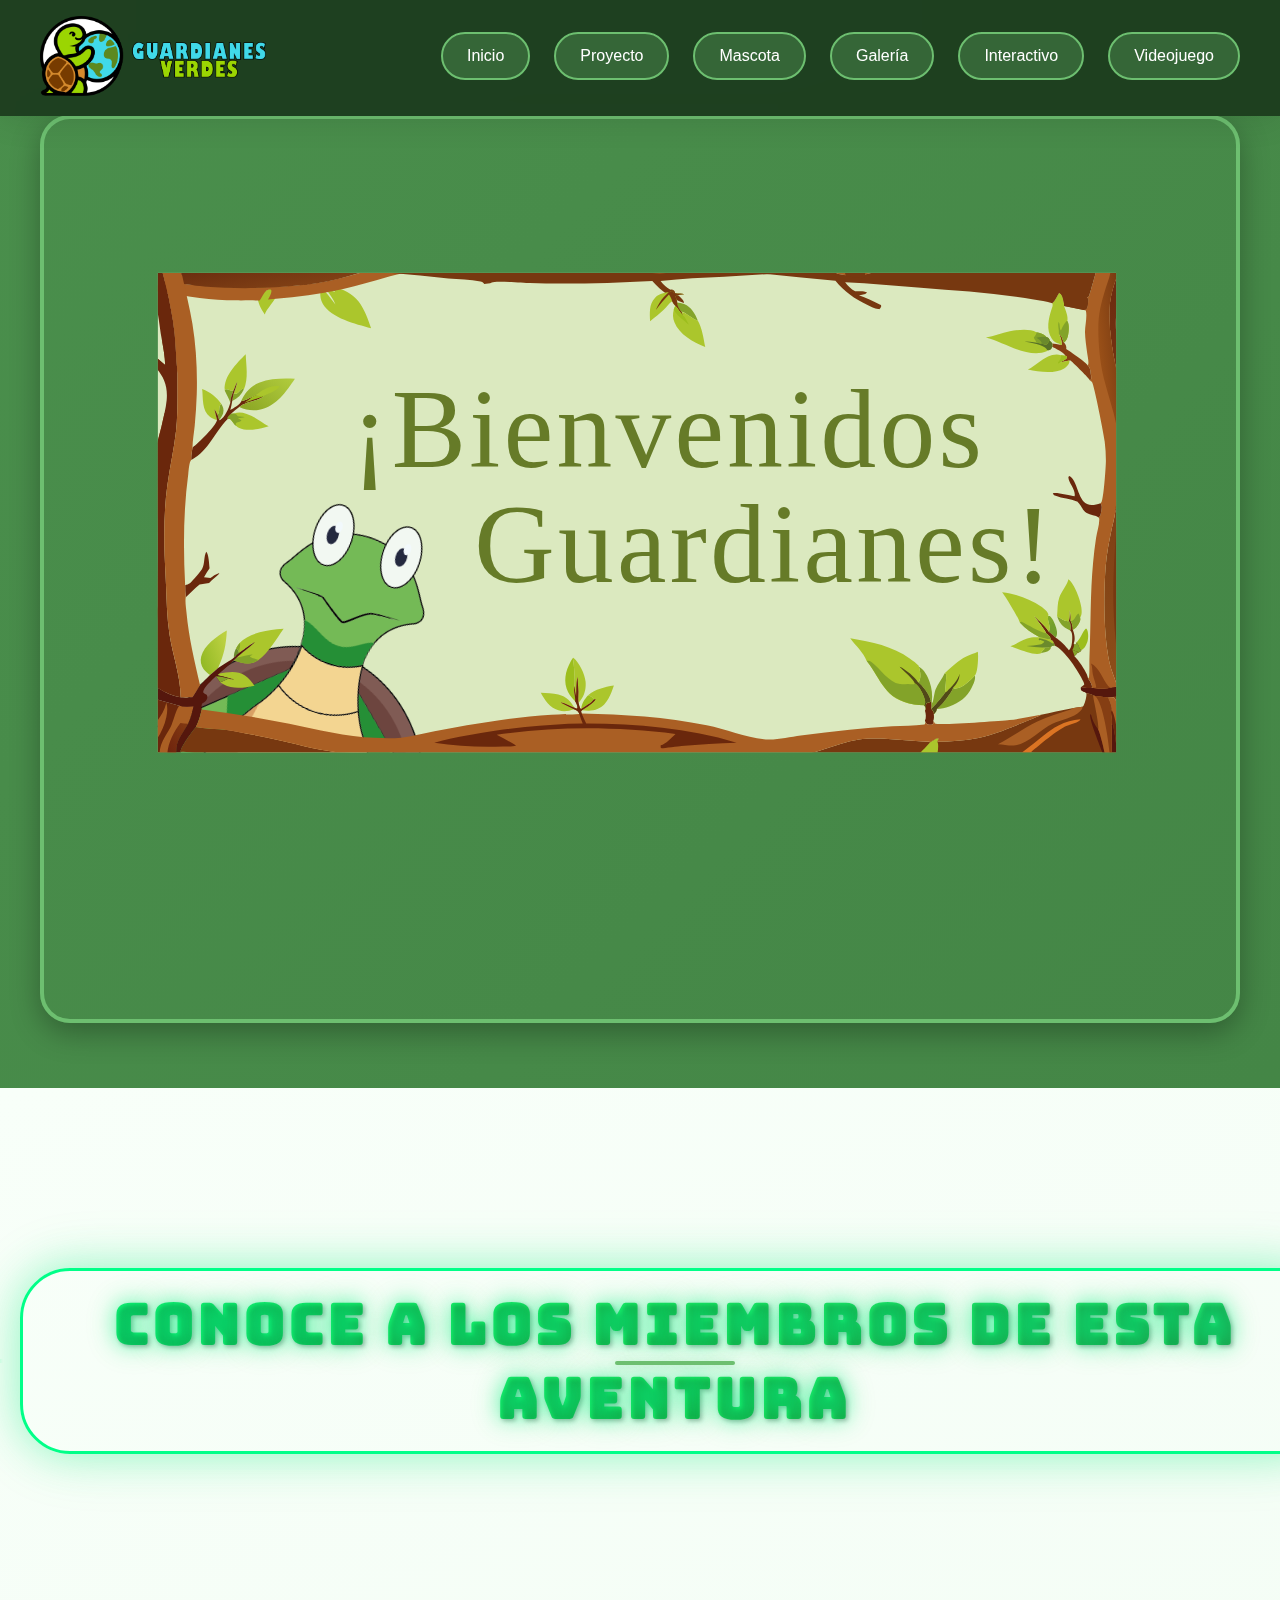
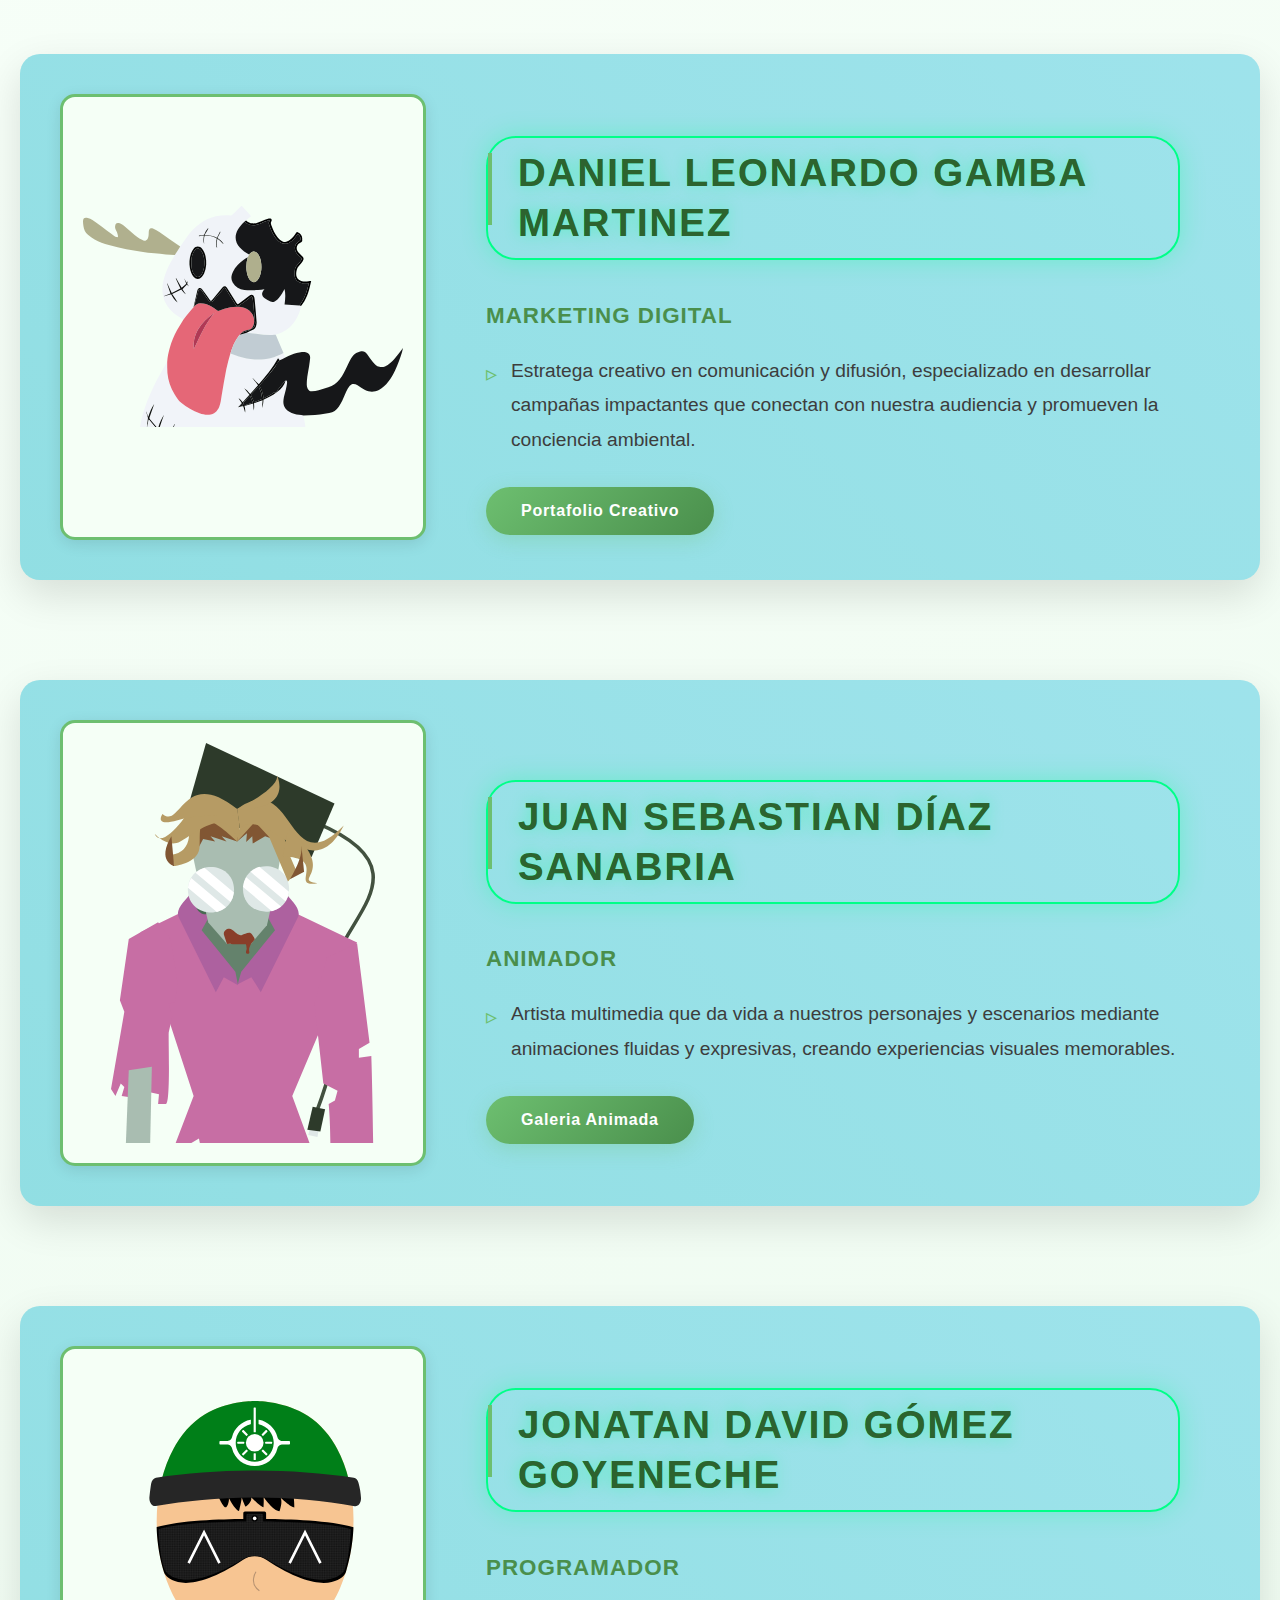
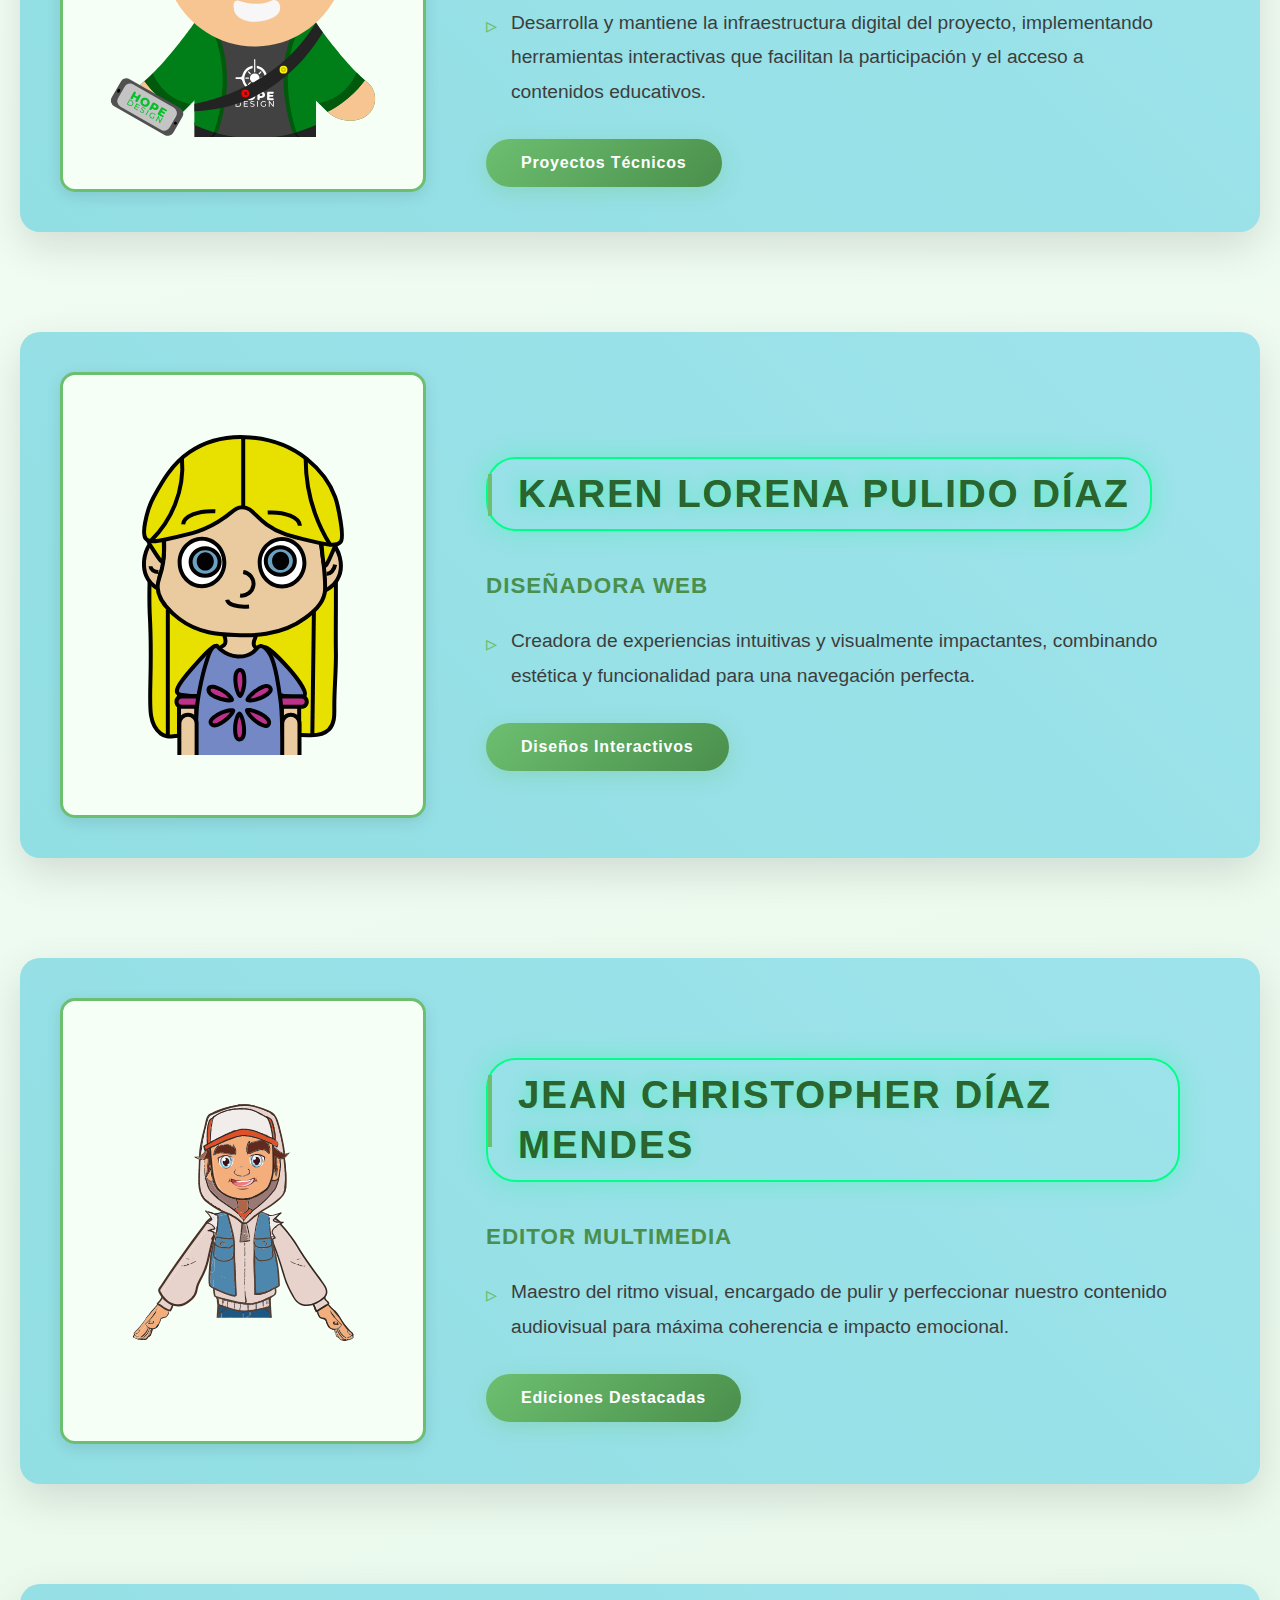
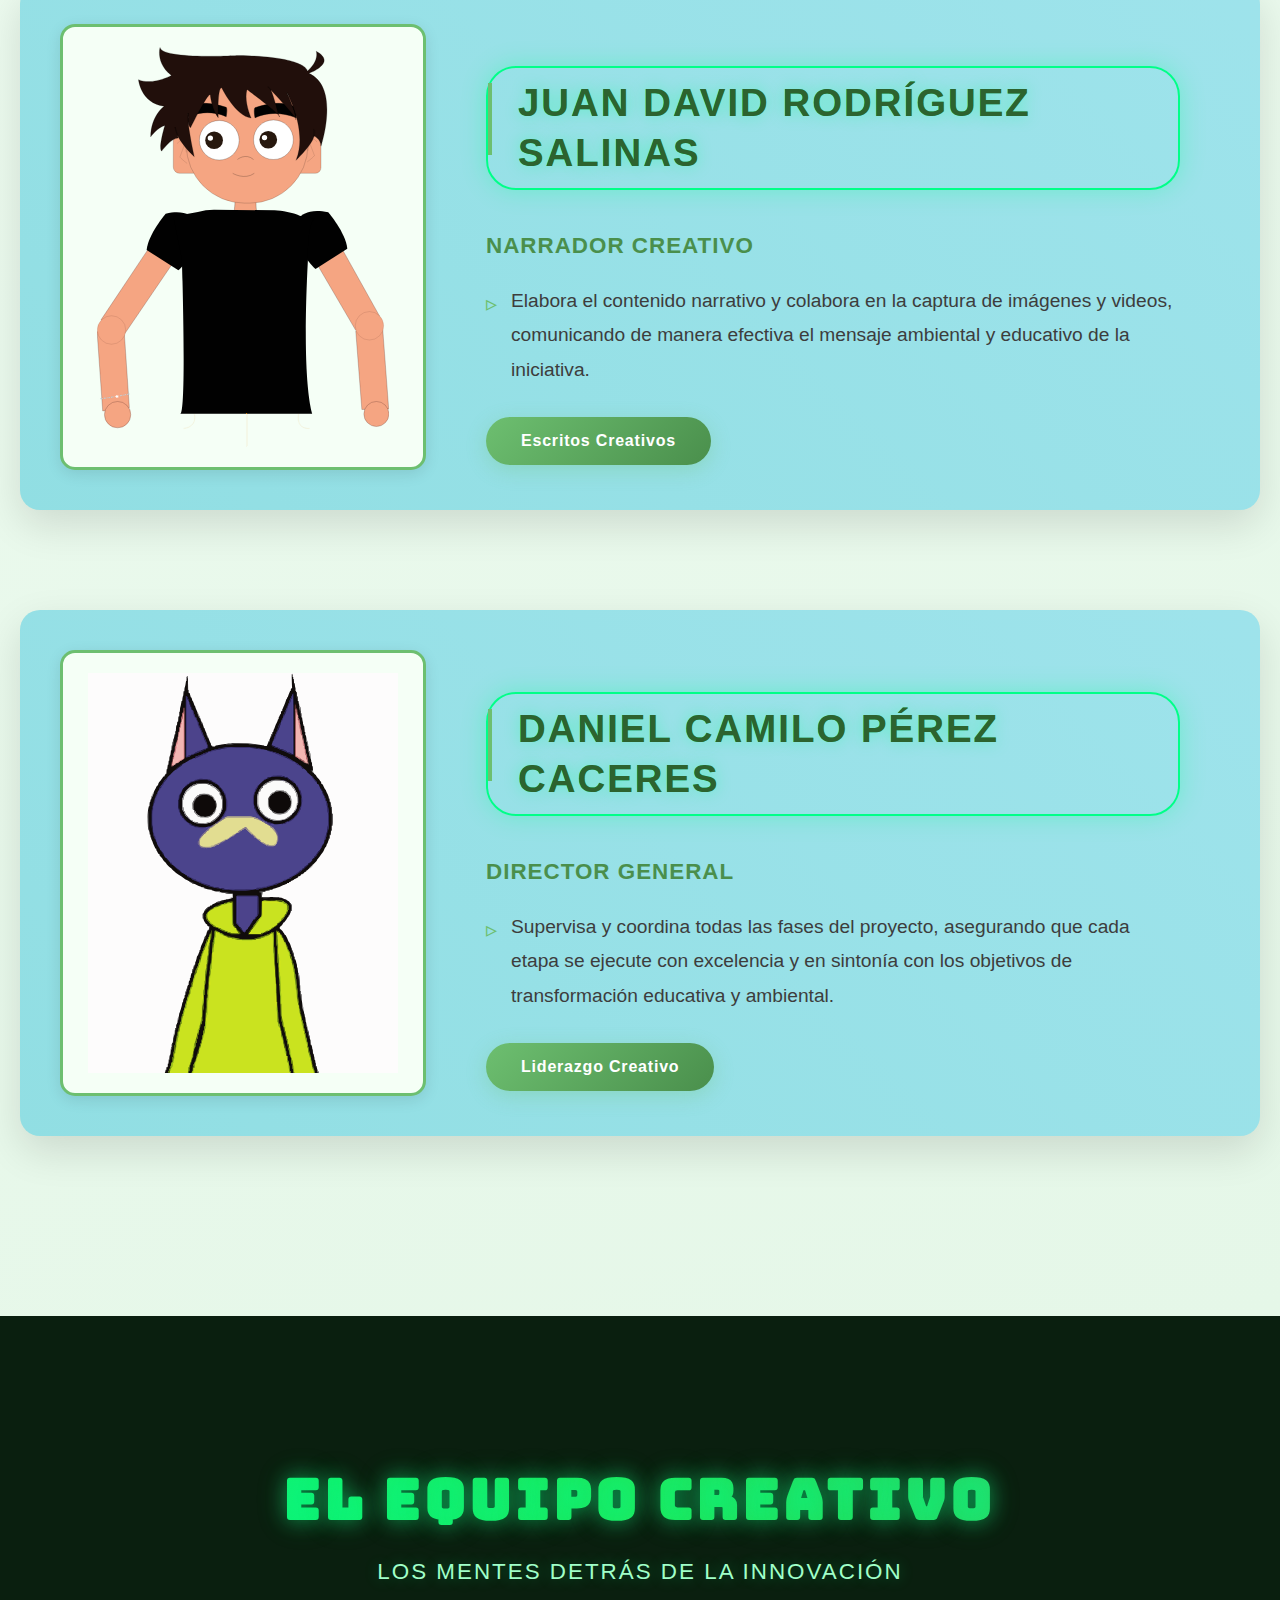
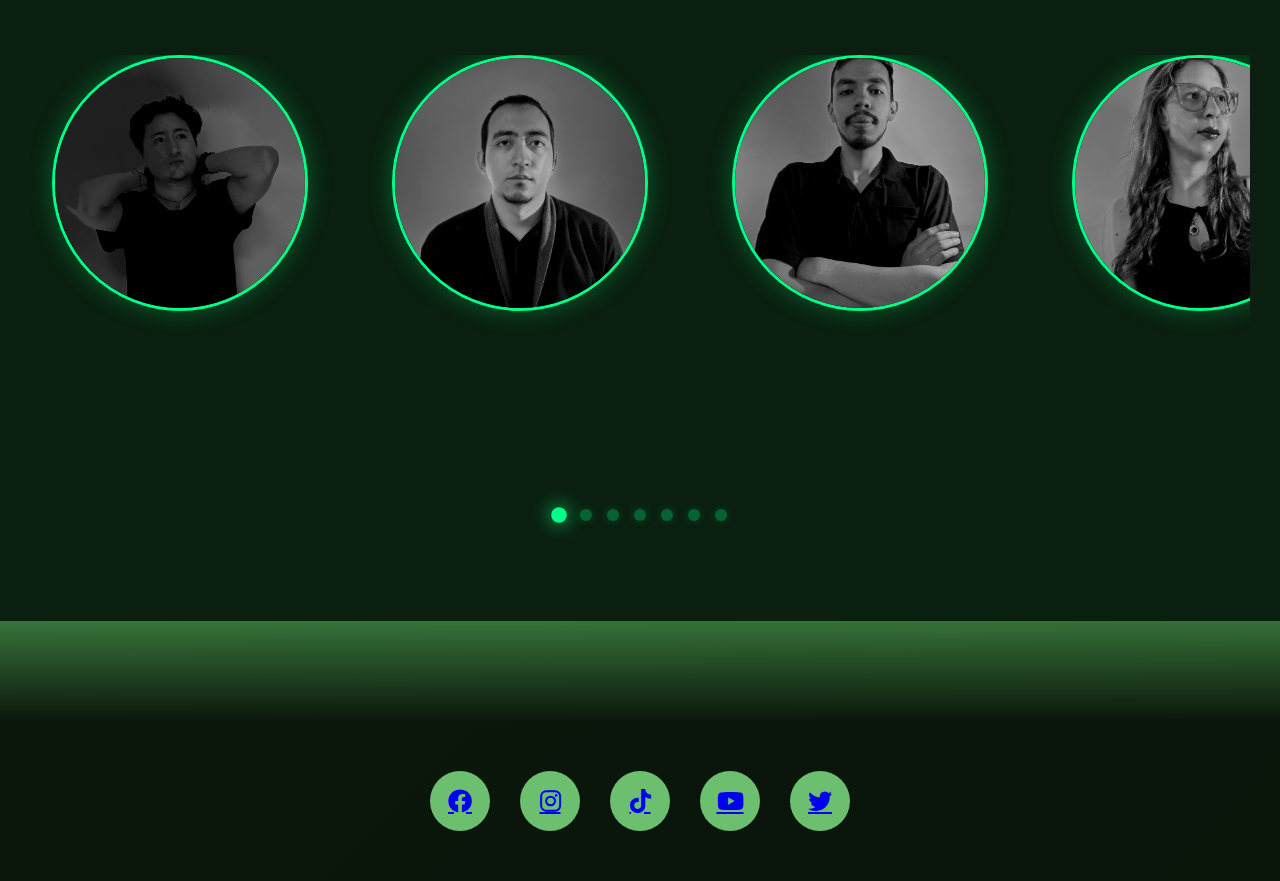
<file: index.html>
<!DOCTYPE html>
<html lang="es">
<head>
    <meta charset="UTF-8">
    <meta name="viewport" content="width=device-width, initial-scale=1.0">
    <title>Inicio - Guardianes Verdes</title>
    <link href="https://fonts.googleapis.com/css2?family=Bungee&display=swap" rel="stylesheet">
    <link rel="stylesheet" href="styles.css">
    <link rel="stylesheet" href="https://cdnjs.cloudflare.com/ajax/libs/font-awesome/6.0.0-beta3/css/all.min.css">
    <link rel="stylesheet" href="https://cdnjs.cloudflare.com/ajax/libs/animate.css/4.1.1/animate.min.css"/>
</head>
<body>
    <header class="scrolling-header">
        <div class="header-content">
            <div class="logo">
                <img src="imagenes/logo horizontal.png" alt="Logo Guardianes Verdes">
            </div>
            <!-- Botón hamburguesa -->
        <button class="menu-toggle">
            <span class="bar"></span>
            <span class="bar"></span>
            <span class="bar"></span>
        </button>
        
        <!-- Menú de navegación -->
        <nav class="nav-links">
            <ul>
                    <li><a href="index.html">Inicio</a></li>
                    <li><a href="proyecto.html">Proyecto</a></li>
                    <li><a href="mascota.html">Mascota</a></li>
                    <li><a href="galeria.html">Galería</a></li>
                    <li><a href="interactivo.html">Interactivo</a></li>
                    <li><a href="videojuego.html">Videojuego</a></li>
                </ul>
            </nav>
        </div>
        <script>
            // Toggle del menú
document.querySelector('.menu-toggle').addEventListener('click', function() {
    this.classList.toggle('active');
    document.querySelector('.nav-links').classList.toggle('active');
});

// Cerrar menú al hacer click en enlace
document.querySelectorAll('.nav-links ul li a').forEach(link => {
    link.addEventListener('click', () => {
        document.querySelector('.menu-toggle').classList.remove('active');
        document.querySelector('.nav-links').classList.remove('active');
    });
});

// Cerrar menú al hacer click fuera
document.addEventListener('click', (e) => {
    if (!e.target.closest('.nav-links') && !e.target.closest('.menu-toggle')) {
        document.querySelector('.menu-toggle').classList.remove('active');
        document.querySelector('.nav-links').classList.remove('active');
    }
});
        </script>
    </header>

    <main>
        <section id="bienvenidos">
            <div class="contenedor-imagen">
                <div class="imagen-encuadrada">
                    <img src="imagenes/BienvenidaSVG.svg" alt="Bienvenida" class="imagen-responsive">
                </div>
            </div>
        </section>

        <section id="equipo">
            <h2 class="section-title" style="margin: 100px 0;">CONOCE A LOS MIEMBROS DE ESTA AVENTURA</h2>
            
            <!-- Daniel Gamba -->
            <div class="miembro-container">
                <div class="miembro-imagen">
                    <img src="imagenes/personaje gamba.svg" alt="Daniel Gamba">
                </div>
                <div class="miembro-info">
                    <h3>DANIEL LEONARDO GAMBA MARTINEZ</h3>
                    <p class="rol">Marketing Digital</p>
                    <p class="descripcion">Estratega creativo en comunicación y difusión, especializado en desarrollar campañas impactantes que conectan con nuestra audiencia y promueven la conciencia ambiental.</p>
                    <a href="https://cokavt.github.io/Portafolio-AC/" target="_blank" class="portafolio-link">Portafolio Creativo</a>
                </div>
            </div>
        
            <!-- Juan Sebastián -->
            <div class="miembro-container">
                <div class="miembro-imagen">
                    <img src="imagenes/persoanje sebastian.svg" alt="Juan Sebastián">
                </div>
                <div class="miembro-info">
                    <h3>JUAN SEBASTIAN DÍAZ SANABRIA</h3>
                    <p class="rol">Animador</p>
                    <p class="descripcion">Artista multimedia que da vida a nuestros personajes y escenarios mediante animaciones fluidas y expresivas, creando experiencias visuales memorables.</p>
                    <a href="https://disan99.github.io/potav3/" target="_blank" class="portafolio-link">Galeria Animada</a>
                </div>
            </div>
        
            <!-- Jonatan Gómez -->
            <div class="miembro-container">
                <div class="miembro-imagen">
                    <img src="imagenes/personaje jonatan.svg" alt="Jonatan Gómez">
                </div>
                <div class="miembro-info">
                    <h3>JONATAN DAVID GÓMEZ GOYENECHE</h3>
                    <p class="rol">Programador</p>
                    <p class="descripcion">Desarrolla y mantiene la infraestructura digital del proyecto, implementando herramientas interactivas que facilitan la participación y el acceso a contenidos educativos.</p>
                    <a href="https://goye1410.github.io/Portafolio-Jonatan-Gomez/" target="_blank" class="portafolio-link">Proyectos Técnicos</a>
                </div>
            </div>
        
            <!-- Karen Pulido -->
            <div class="miembro-container">
                <div class="miembro-imagen">
                    <img src="imagenes/nubia (1).svg" alt="Karen Pulido">
                </div>
                <div class="miembro-info">
                    <h3>KAREN LORENA PULIDO DÍAZ</h3>
                    <p class="rol">Diseñadora Web</p>
                    <p class="descripcion">Creadora de experiencias intuitivas y visualmente impactantes, combinando estética y funcionalidad para una navegación perfecta.</p>
                    <a href="https://lorenpulido.github.io/portafolio-web/" target="_blank" class="portafolio-link">Diseños Interactivos</a>
                </div>
            </div>
        
            <!-- Christopher Díaz -->
            <div class="miembro-container">
                <div class="miembro-imagen">
                    <img src="imagenes/personaje christopher.svg" alt="Christopher Díaz">
                </div>
                <div class="miembro-info">
                    <h3>JEAN CHRISTOPHER DÍAZ MENDES</h3>
                    <p class="rol">Editor Multimedia</p>
                    <p class="descripcion">Maestro del ritmo visual, encargado de pulir y perfeccionar nuestro contenido audiovisual para máxima coherencia e impacto emocional.</p>
                    <a href="https://c-hris2121.github.io/Portafolio-Dise-ador/acerca.html" target="_blank" class="portafolio-link">Ediciones Destacadas</a>
                </div>
            </div>
        
            <!-- Juan David -->
            <div class="miembro-container">
                <div class="miembro-imagen">
                    <img src="imagenes/personaje juandavid.svg" alt="Juan David">
                </div>
                <div class="miembro-info">
                    <h3>JUAN DAVID RODRÍGUEZ SALINAS</h3>
                    <p class="rol">Narrador Creativo</p>
                    <p class="descripcion">Elabora el contenido narrativo y colabora en la captura de imágenes y videos, comunicando de manera efectiva el mensaje ambiental y educativo de la iniciativa.</p>
                    <a href="https://08david26.github.io/portafolioWeb/" target="_blank" class="portafolio-link">Escritos Creativos</a>
                </div>
            </div>
        
            <!-- Daniel Pérez -->
            <div class="miembro-container">
                <div class="miembro-imagen">
                    <img src="imagenes/personaje-camilo.svg" alt="Daniel Pérez">
                </div>
                <div class="miembro-info">
                    <h3>DANIEL CAMILO PÉREZ CACERES</h3>
                    <p class="rol">Director General</p>
                    <p class="descripcion">Supervisa y coordina todas las fases del proyecto, asegurando que cada etapa se ejecute con excelencia y en sintonía con los objetivos de transformación educativa y ambiental.</p>
                    <a href="https://kmilo-22.github.io/Portafolio-Web-/index.html" target="_blank" class="portafolio-link">Liderazgo Creativo</a>
                </div>
            </div>
        </section>

        <section class="carousel-section">
            <div class="team-carousel">
                <div class="carousel-heading">
                    <h2>El Equipo Creativo</h2>
                    <p>Los mentes detrás de la innovación</p>
                </div>
                
                <div class="carousel-container">
                    <!-- Daniel Gamba -->
                    <div class="team-member">
                        <div class="member-image">
                            <img src="imagenes/gamba.jpg" alt="Daniel Gamba">
                        </div>
                        <div class="member-info">
                            <h3>Daniel Gamba</h3>
                            <p>Marketing Digital</p>
                        </div>
                    </div>
        
                    <!-- Juan Sebastián -->
                    <div class="team-member">
                        <div class="member-image">
                            <img src="imagenes/sebastian.jpg" alt="Juan Sebastián">
                        </div>
                        <div class="member-info">
                            <h3>Juan Sebastián</h3>
                            <p>Animador</p>
                        </div>
                    </div>
        
                    <!-- Jonatan Gómez -->
                    <div class="team-member">
                        <div class="member-image">
                            <img src="imagenes/jonatan.jpg" alt="Jonatan Gómez">
                        </div>
                        <div class="member-info">
                            <h3>Jonatan Gómez</h3>
                            <p>Programador</p>
                        </div>
                    </div>
        
                    <!-- Karen Pulido -->
                    <div class="team-member">
                        <div class="member-image">
                            <img src="imagenes/lorena.jpg" alt="Karen Pulido">
                        </div>
                        <div class="member-info">
                            <h3>Karen Pulido</h3>
                            <p>Diseñadora Web</p>
                        </div>
                    </div>
        
                    <!-- Christopher Díaz -->
                    <div class="team-member">
                        <div class="member-image">
                            <img src="imagenes/christopher.jpg" alt="Christopher Díaz">
                        </div>
                        <div class="member-info">
                            <h3>Christopher Díaz</h3>
                            <p>Editor Multimedia</p>
                        </div>
                    </div>
        
                    <!-- Juan David -->
                    <div class="team-member">
                        <div class="member-image">
                            <img src="imagenes/juandavid.jpg" alt="Juan David">
                        </div>
                        <div class="member-info">
                            <h3>Juan David</h3>
                            <p>Narrador Creativo</p>
                        </div>
                    </div>
        
                    <!-- Daniel Pérez -->
                    <div class="team-member">
                        <div class="member-image">
                            <img src="imagenes/camilo.jpg" alt="Daniel Pérez">
                        </div>
                        <div class="member-info">
                            <h3>Daniel Pérez</h3>
                            <p>Director General</p>
                        </div>
                    </div>
                </div>
                
                <!-- Puntos de navegación (7 puntos) -->
                <div class="carousel-dots">
                    <span class="carousel-dot active"></span>
                    <span class="carousel-dot"></span>
                    <span class="carousel-dot"></span>
                    <span class="carousel-dot"></span>
                    <span class="carousel-dot"></span>
                    <span class="carousel-dot"></span>
                    <span class="carousel-dot"></span>
                </div>
            </div>

            <script>
                document.addEventListener('DOMContentLoaded', () => {
                    const carousel = document.querySelector('.carousel-container');
                    const dots = document.querySelectorAll('.carousel-dot');
                    let isDragging = false;
                    let startX;
                    let scrollLeft;
                
                    // Navigation dots
                    dots.forEach((dot, index) => {
                        dot.addEventListener('click', () => {
                            const scrollAmount = carousel.children[0].offsetWidth * index;
                            carousel.scrollTo({
                                left: scrollAmount,
                                behavior: 'smooth'
                            });
                            updateDots(index);
                        });
                    });
                
                    // Drag functionality
                    carousel.addEventListener('mousedown', (e) => {
                        isDragging = true;
                        startX = e.pageX - carousel.offsetLeft;
                        scrollLeft = carousel.scrollLeft;
                    });
                
                    carousel.addEventListener('mouseup', () => {
                        isDragging = false;
                    });
                
                    carousel.addEventListener('mousemove', (e) => {
                        if (!isDragging) return;
                        e.preventDefault();
                        const x = e.pageX - carousel.offsetLeft;
                        const walk = (x - startX) * 2;
                        carousel.scrollLeft = scrollLeft - walk;
                    });
                
                    // Auto-update dots
                    carousel.addEventListener('scroll', () => {
                        const activeIndex = Math.round(carousel.scrollLeft / carousel.children[0].offsetWidth);
                        updateDots(activeIndex);
                    });
                
                    function updateDots(activeIndex) {
                        dots.forEach(dot => dot.classList.remove('active'));
                        dots[activeIndex].classList.add('active');
                    }
                
                    // Auto-advance
                    setInterval(() => {
                        const nextIndex = (Array.from(dots).findIndex(dot => dot.classList.contains('active')) + 1) % dots.length;
                        dots[nextIndex].click();
                    }, 5000);
                });
                </script>

        </section>

               

    <footer>
        <div class="social-media">
            <a href="https://www.facebook.com/share/1GmM4wn7yf/" target="_blank"><i class="fab fa-facebook"></i></a>
            <a href="https://www.instagram.com/guardianesverdes_7/" target="_blank"><i class="fab fa-instagram"></i></a>
            <a href="https://www.tiktok.com/@guardianesverdes1?_t=ZS-8ueEfgTIrSu&_r=1" target="_blank"><i class="fab fa-tiktok"></i></a>
            <a href="https://www.youtube.com/@Shelly_GuardianVerde" target="_blank"><i class="fab fa-youtube"></i></a>
            <a href="https://x.com/GuardianesVer_" target="_blank"><i class="fab fa-twitter"></i></a>
        </div>
    </footer>

    <script>

        // Animación al hacer scroll
        const teamMembers = document.querySelectorAll('.team-member');
        const observer = new IntersectionObserver((entries) => {
            entries.forEach(entry => {
                if (entry.isIntersecting) {
                    entry.target.classList.add('visible');
                }
            });
        }, { threshold: 0.1 });

        teamMembers.forEach(member => {
            observer.observe(member);
        });

        // Cambio de header al hacer scroll
        window.addEventListener('scroll', () => {
            const header = document.querySelector('header');
            if (window.scrollY > 50) {
                header.style.background = 'rgba(28, 60, 29, 0.95)';
            } else {
                header.style.background = 'rgba(28, 60, 29, 0.9)';
            }
        });

        // Animación del menú hamburguesa
        document.getElementById('menu-toggle').addEventListener('change', function() {
            const menuIcon = document.querySelector('.menu-icon');
            if (this.checked) {
                menuIcon.classList.add('active');
            } else {
                menuIcon.classList.remove('active');
            }
        });

        // Cerrar menú al hacer click en un enlace (mobile)
        document.querySelectorAll('.nav-links a').forEach(link => {
            link.addEventListener('click', () => {
                document.getElementById('menu-toggle').checked = false;
            });
        });

        
    </script>
</body>
</html>
</file>
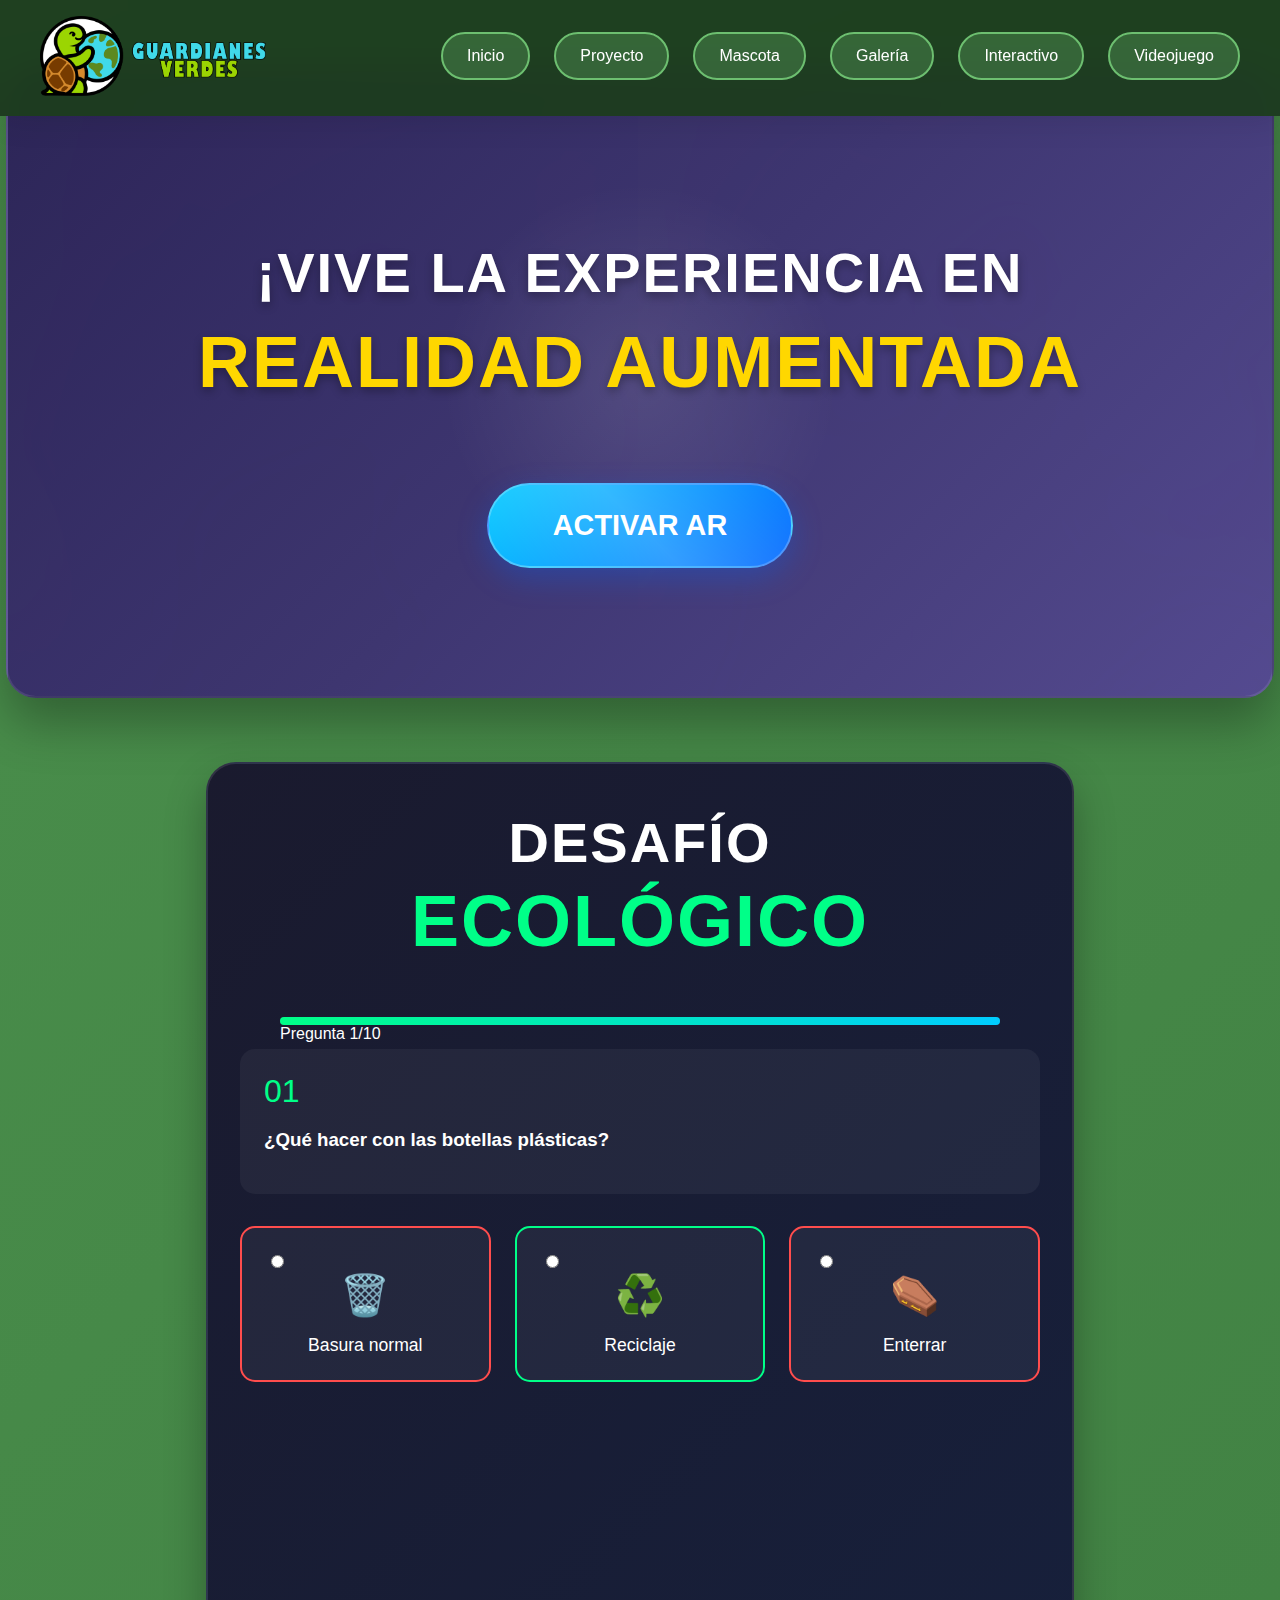
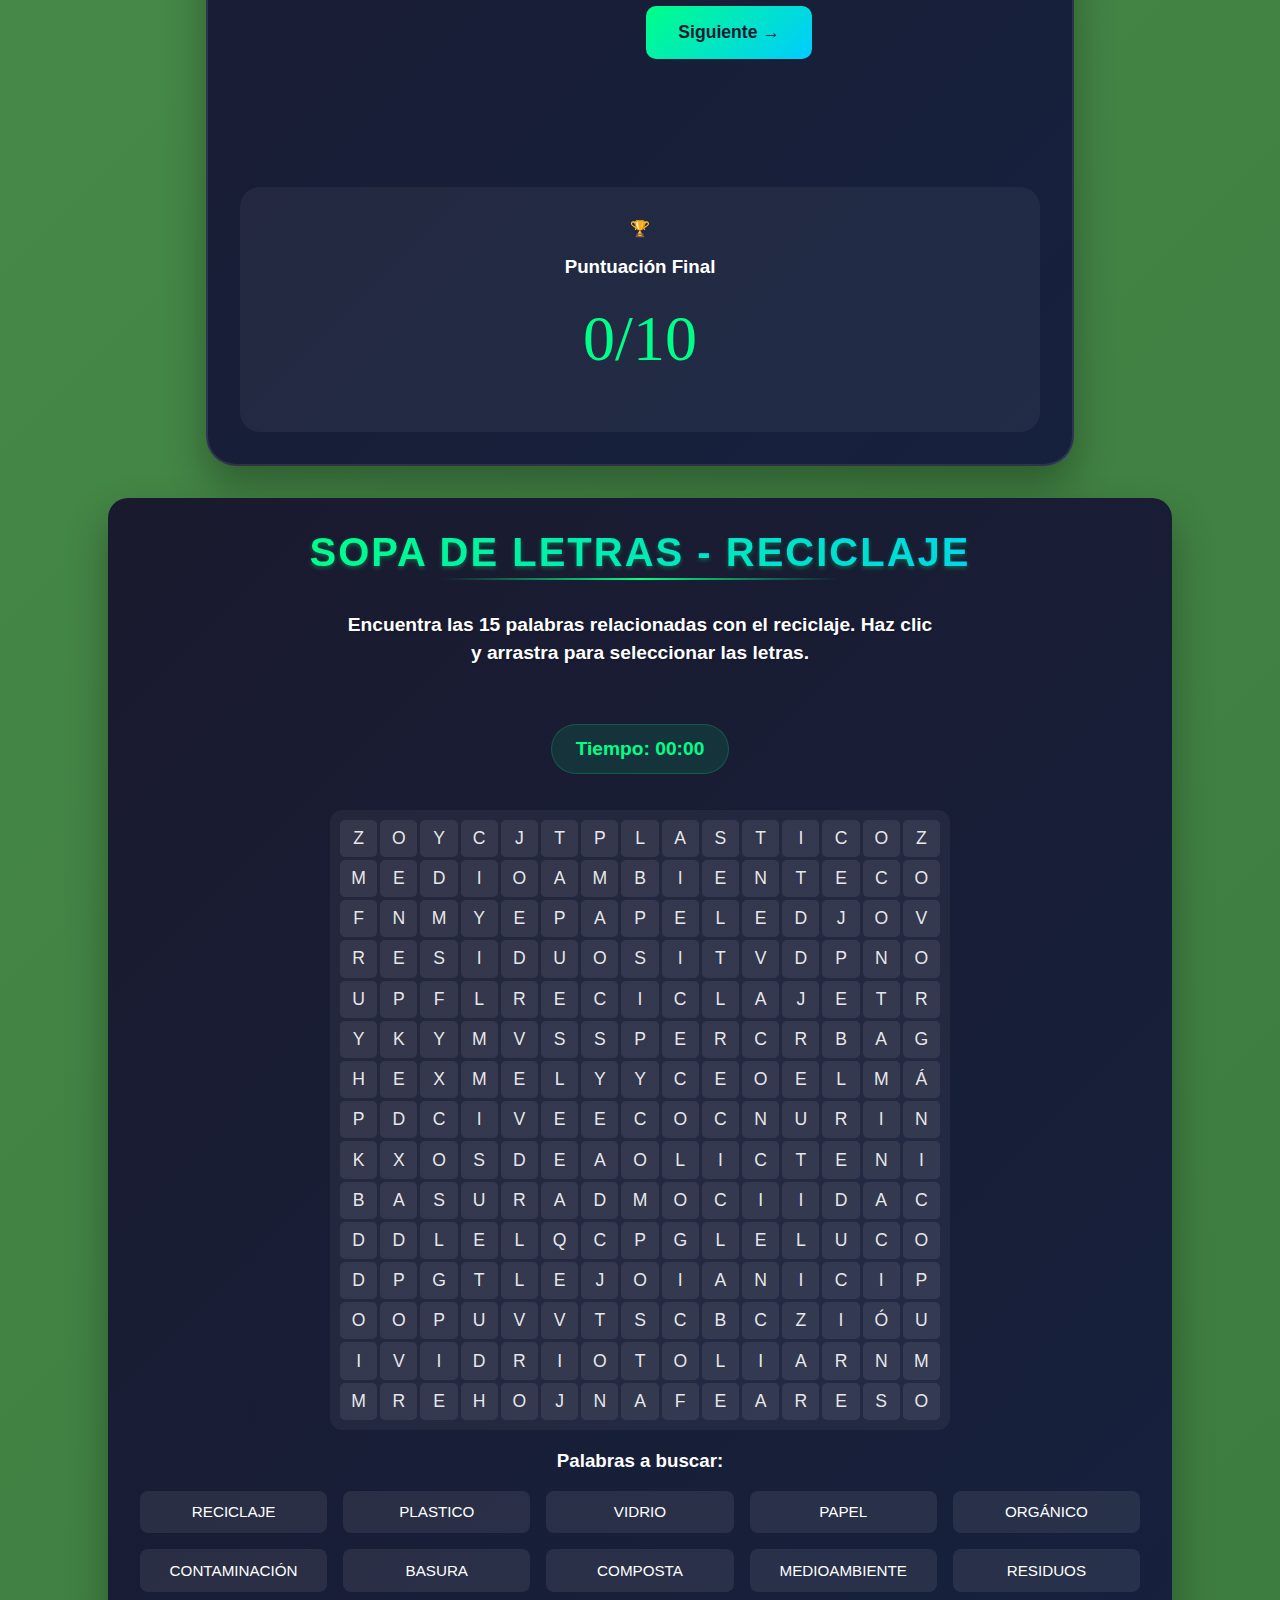
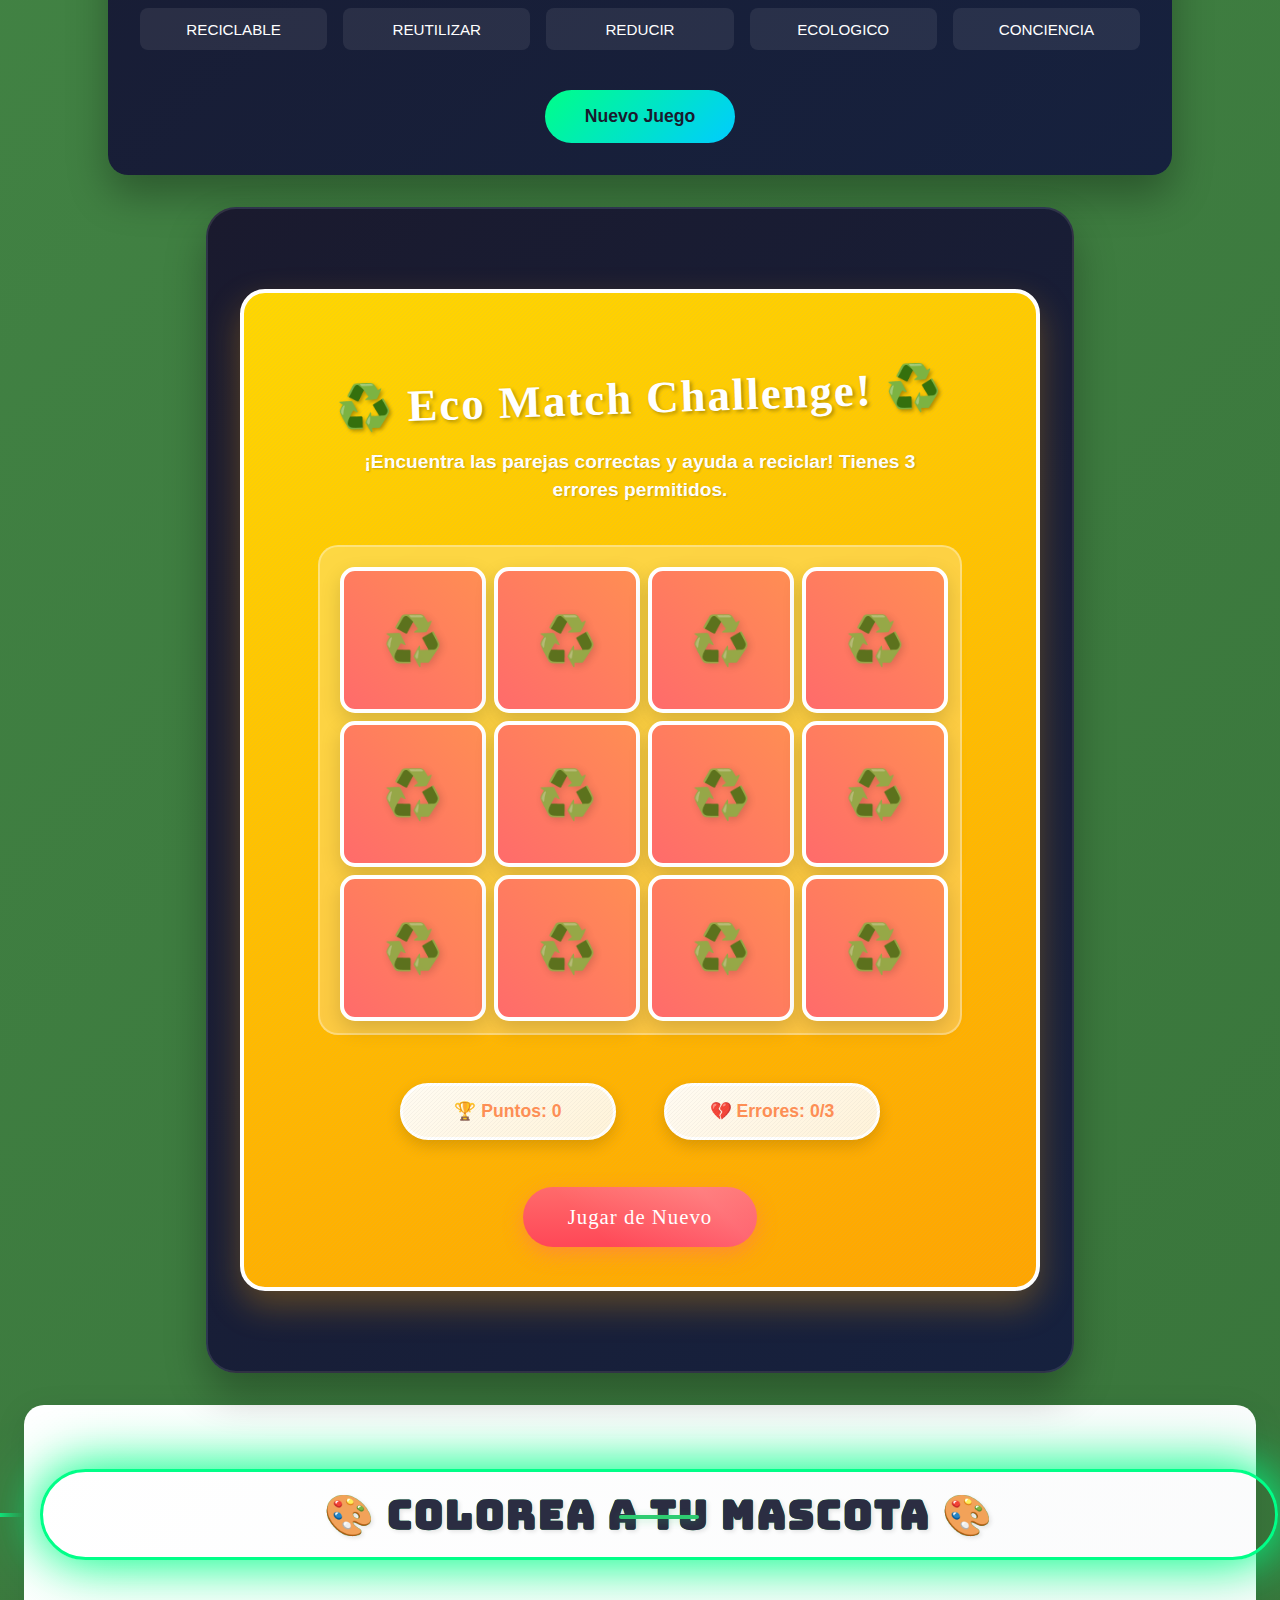
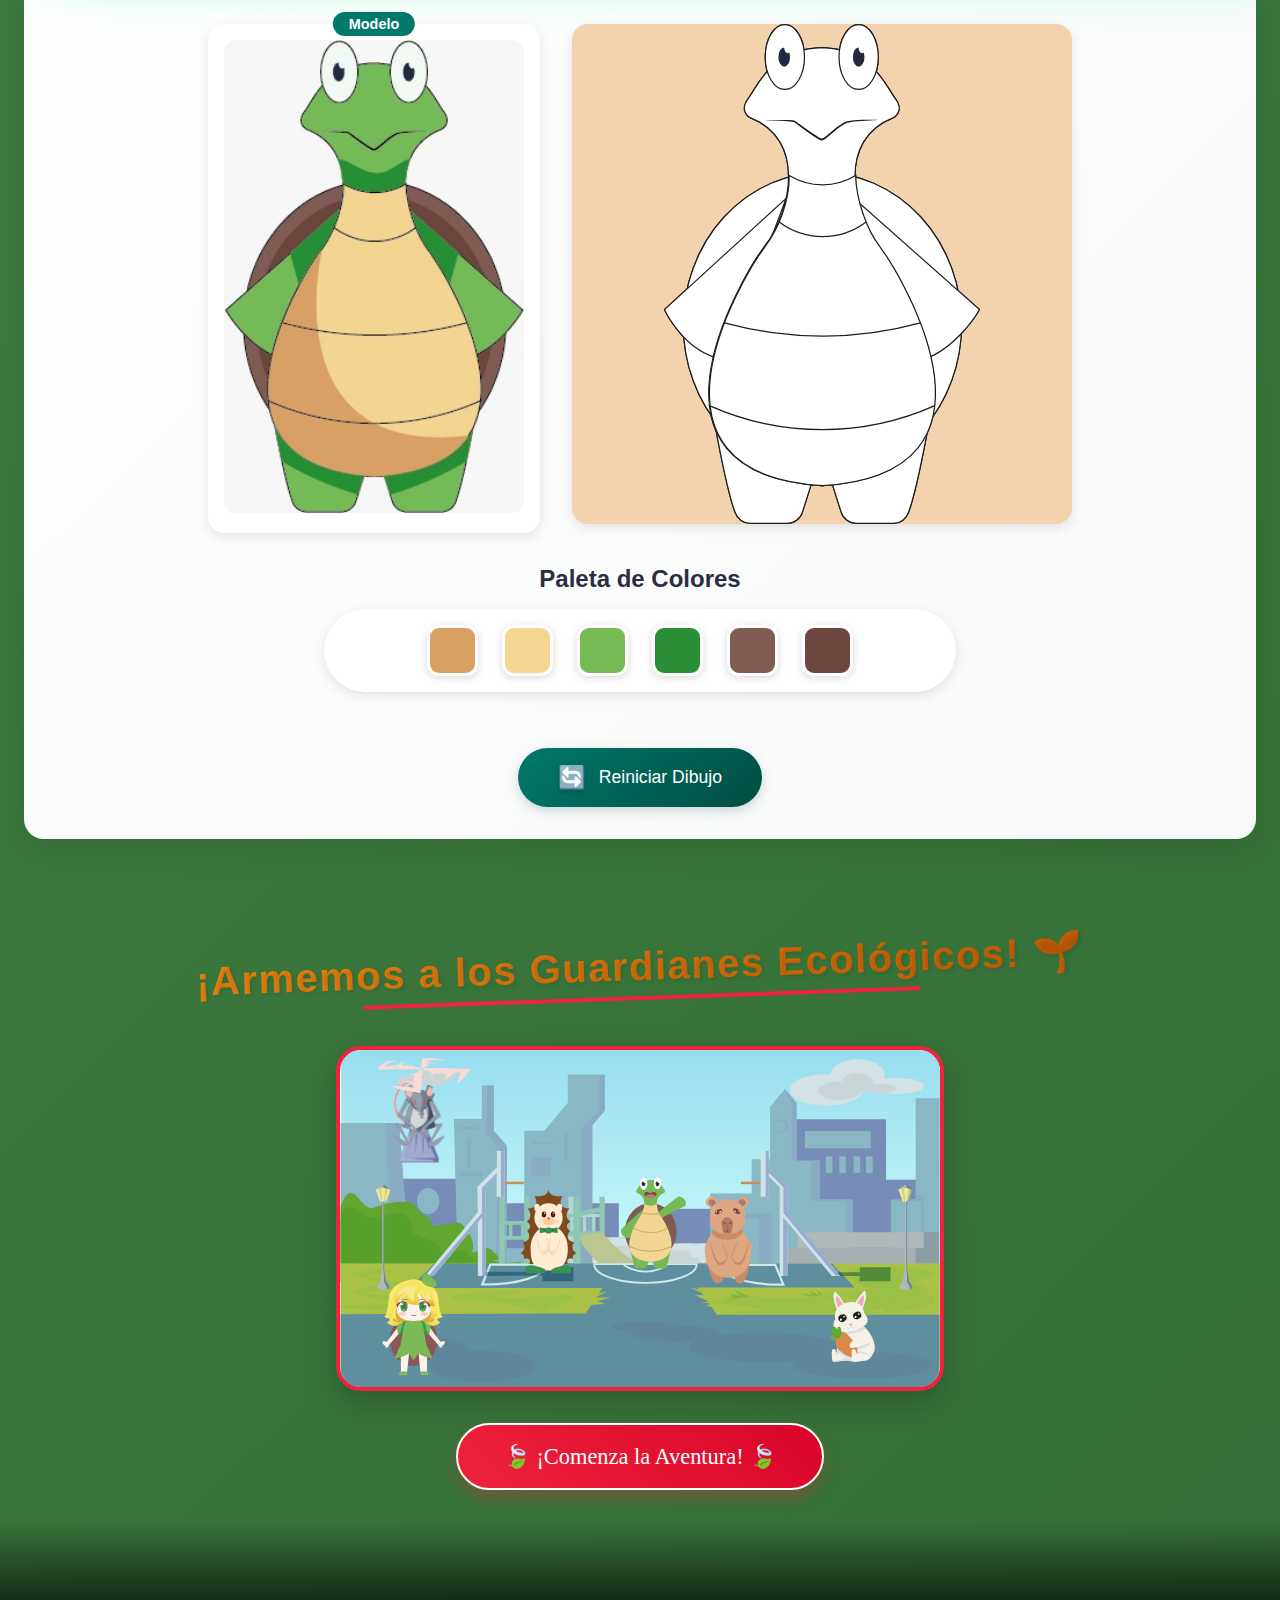
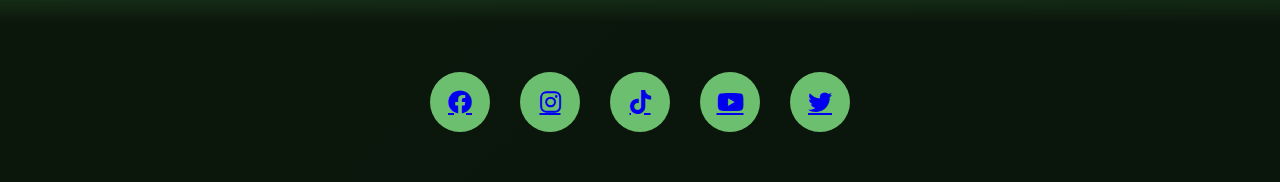
<file: interactivo.html>
<!DOCTYPE html>
<html lang="es">
<head>
    <meta charset="UTF-8">
    <meta name="viewport" content="width=device-width, initial-scale=1.0">
    <title>Interactivo - Guardianes Verdes</title>
    <link href="https://fonts.googleapis.com/css2?family=Bungee&display=swap" rel="stylesheet">
    <link rel="stylesheet" href="styles.css">
    <link rel="stylesheet" href="https://cdnjs.cloudflare.com/ajax/libs/font-awesome/6.0.0-beta3/css/all.min.css">
</head>
<body>
    <header class="scrolling-header">
        <div class="header-content">
            <div class="logo">
                <img src="imagenes/logo horizontal.png" alt="Logo Guardianes Verdes">
            </div>
            <!-- Botón hamburguesa -->
        <button class="menu-toggle">
            <span class="bar"></span>
            <span class="bar"></span>
            <span class="bar"></span>
        </button>
        
        <!-- Menú de navegación -->
        <nav class="nav-links">
            <ul>
                    <li><a href="index.html">Inicio</a></li>
                    <li><a href="proyecto.html">Proyecto</a></li>
                    <li><a href="mascota.html">Mascota</a></li>
                    <li><a href="galeria.html">Galería</a></li>
                    <li><a href="interactivo.html">Interactivo</a></li>
                    <li><a href="videojuego.html">Videojuego</a></li>
                </ul>
            </nav>
        </div>
        <script>
            // Toggle del menú
document.querySelector('.menu-toggle').addEventListener('click', function() {
    this.classList.toggle('active');
    document.querySelector('.nav-links').classList.toggle('active');
});

// Cerrar menú al hacer click en enlace
document.querySelectorAll('.nav-links ul li a').forEach(link => {
    link.addEventListener('click', () => {
        document.querySelector('.menu-toggle').classList.remove('active');
        document.querySelector('.nav-links').classList.remove('active');
    });
});

// Cerrar menú al hacer click fuera
document.addEventListener('click', (e) => {
    if (!e.target.closest('.nav-links') && !e.target.closest('.menu-toggle')) {
        document.querySelector('.menu-toggle').classList.remove('active');
        document.querySelector('.nav-links').classList.remove('active');
    }
});
        </script>
    </header>
    
    <section id="realidad-aumentada">
        <div class="contenedor-ar">
            <div class="ar-content">
                <h2 class="ar-title">¡Vive la Experiencia en<br><span>Realidad Aumentada</span></h2>
                <div class="ar-character"></div>
                <a href="https://guardianesverdes.github.io/realidadaumentadaguardianesverdes/" 
                   target="_blank" 
                   rel="noopener noreferrer" 
                   class="btn-ar">
                   <span class="btn-text">Activar AR</span>
                   <div class="btn-glare"></div>
                </a>
            </div>
        </div>
    </section>

    <section id="interactivo">
        <div id="menu-principal" class="visible">
            <div class="quiz-header">
                <h2 class="quiz-title">DESAFÍO<br><span>ECOLÓGICO</span></h2>
                <div class="quiz-character"></div>
            </div>
        </div>
        
        <div id="cuestionario" class="hidden">
            <div class="quiz-progress">
                <div class="progress-bar"></div>
                <span class="progress-text">Pregunta <span id="current-question">1</span>/10</span>
            </div>
    
            <form id="quiz-form" class="quiz-container">
                <!-- Pregunta 1 -->
                <div class="pregunta active" id="pregunta1">
                    <div class="question-header">
                        <span class="question-number">01</span>
                        <h3>¿Qué hacer con las botellas plásticas?</h3>
                    </div>
                    <div class="options-grid">
                        <label class="option-card wrong">
                            <input type="radio" name="p1" value="a">
                            <div class="option-content">
                                <span class="option-icon">🗑️</span>
                                <span class="option-text">Basura normal</span>
                            </div>
                        </label>
                        <label class="option-card correct">
                            <input type="radio" name="p1" value="b">
                            <div class="option-content">
                                <span class="option-icon">♻️</span>
                                <span class="option-text">Reciclaje</span>
                            </div>
                        </label>
                        <label class="option-card wrong">
                            <input type="radio" name="p1" value="c">
                            <div class="option-content">
                                <span class="option-icon">⚰️</span>
                                <span class="option-text">Enterrar</span>
                            </div>
                        </label>
                    </div>
                </div>
    
                <!-- Pregunta 2 -->
                <div class="pregunta hidden" id="pregunta2">
                    <div class="question-header">
                        <span class="question-number">02</span>
                        <h3>¿Contenedor para papel?</h3>
                    </div>
                    <div class="options-grid">
                        <label class="option-card correct">
                            <input type="radio" name="p2" value="a">
                            <div class="option-content">
                                <span class="option-icon">🔵</span>
                                <span class="option-text">Azul</span>
                            </div>
                        </label>
                        <label class="option-card wrong">
                            <input type="radio" name="p2" value="b">
                            <div class="option-content">
                                <span class="option-icon">🟢</span>
                                <span class="option-text">Verde</span>
                            </div>
                        </label>
                        <label class="option-card wrong">
                            <input type="radio" name="p2" value="c">
                            <div class="option-content">
                                <span class="option-icon">🟡</span>
                                <span class="option-text">Amarillo</span>
                            </div>
                        </label>
                    </div>
                </div>
    
                <!-- Pregunta 3 -->
                <div class="pregunta hidden" id="pregunta3">
                    <div class="question-header">
                        <span class="question-number">03</span>
                        <h3>¿Dónde va el vidrio?</h3>
                    </div>
                    <div class="options-grid">
                        <label class="option-card wrong">
                            <input type="radio" name="p3" value="a">
                            <div class="option-content">
                                <span class="option-icon">🔵</span>
                                <span class="option-text">Azul</span>
                            </div>
                        </label>
                        <label class="option-card correct">
                            <input type="radio" name="p3" value="b">
                            <div class="option-content">
                                <span class="option-icon">🟢</span>
                                <span class="option-text">Verde</span>
                            </div>
                        </label>
                        <label class="option-card wrong">
                            <input type="radio" name="p3" value="c">
                            <div class="option-content">
                                <span class="option-icon">🟡</span>
                                <span class="option-text">Amarillo</span>
                            </div>
                        </label>
                    </div>
                </div>
    
                <!-- Pregunta 4 -->
                <div class="pregunta hidden" id="pregunta4">
                    <div class="question-header">
                        <span class="question-number">04</span>
                        <h3>Envases plásticos a...</h3>
                    </div>
                    <div class="options-grid">
                        <label class="option-card wrong">
                            <input type="radio" name="p4" value="a">
                            <div class="option-content">
                                <span class="option-icon">🔵</span>
                                <span class="option-text">Azul</span>
                            </div>
                        </label>
                        <label class="option-card wrong">
                            <input type="radio" name="p4" value="b">
                            <div class="option-content">
                                <span class="option-icon">🟢</span>
                                <span class="option-text">Verde</span>
                            </div>
                        </label>
                        <label class="option-card correct">
                            <input type="radio" name="p4" value="c">
                            <div class="option-content">
                                <span class="option-icon">🟡</span>
                                <span class="option-text">Amarillo</span>
                            </div>
                        </label>
                    </div>
                </div>
    
                <!-- Pregunta 5 -->
                <div class="pregunta hidden" id="pregunta5">
                    <div class="question-header">
                        <span class="question-number">05</span>
                        <h3>Residuos orgánicos</h3>
                    </div>
                    <div class="options-grid">
                        <label class="option-card wrong">
                            <input type="radio" name="p5" value="a">
                            <div class="option-content">
                                <span class="option-icon">🗑️</span>
                                <span class="option-text">Contenedor gris</span>
                            </div>
                        </label>
                        <label class="option-card correct">
                            <input type="radio" name="p5" value="b">
                            <div class="option-content">
                                <span class="option-icon">🌱</span>
                                <span class="option-text">Compostaje</span>
                            </div>
                        </label>
                        <label class="option-card wrong">
                            <input type="radio" name="p5" value="c">
                            <div class="option-content">
                                <span class="option-icon">🔥</span>
                                <span class="option-text">Incinerar</span>
                            </div>
                        </label>
                    </div>
                </div>
    
                <!-- Pregunta 6 -->
                <div class="pregunta hidden" id="pregunta6">
                    <div class="question-header">
                        <span class="question-number">06</span>
                        <h3>¿Dónde tirar pilas?</h3>
                    </div>
                    <div class="options-grid">
                        <label class="option-card wrong">
                            <input type="radio" name="p6" value="a">
                            <div class="option-content">
                                <span class="option-icon">🟡</span>
                                <span class="option-text">Contenedor amarillo</span>
                            </div>
                        </label>
                        <label class="option-card correct">
                            <input type="radio" name="p6" value="b">
                            <div class="option-content">
                                <span class="option-icon">📍</span>
                                <span class="option-text">Punto limpio</span>
                            </div>
                        </label>
                        <label class="option-card wrong">
                            <input type="radio" name="p6" value="c">
                            <div class="option-content">
                                <span class="option-icon">⛏️</span>
                                <span class="option-text">Enterrar</span>
                            </div>
                        </label>
                    </div>
                </div>
    
                <!-- Pregunta 7 -->
                <div class="pregunta hidden" id="pregunta7">
                    <div class="question-header">
                        <span class="question-number">07</span>
                        <h3>Material no reciclable</h3>
                    </div>
                    <div class="options-grid">
                        <label class="option-card wrong">
                            <input type="radio" name="p7" value="a">
                            <div class="option-content">
                                <span class="option-icon">📄</span>
                                <span class="option-text">Papel</span>
                            </div>
                        </label>
                        <label class="option-card wrong">
                            <input type="radio" name="p7" value="b">
                            <div class="option-content">
                                <span class="option-icon">🍶</span>
                                <span class="option-text">Vidrio</span>
                            </div>
                        </label>
                        <label class="option-card correct">
                            <input type="radio" name="p7" value="c">
                            <div class="option-content">
                                <span class="option-icon">👶</span>
                                <span class="option-text">Pañales</span>
                            </div>
                        </label>
                    </div>
                </div>
    
                <!-- Pregunta 8 -->
                <div class="pregunta hidden" id="pregunta8">
                    <div class="question-header">
                        <span class="question-number">08</span>
                        <h3>Símbolo de tres flechas</h3>
                    </div>
                    <div class="options-grid">
                        <label class="option-card wrong">
                            <input type="radio" name="p8" value="a">
                            <div class="option-content">
                                <span class="option-icon">☠️</span>
                                <span class="option-text">Tóxico</span>
                            </div>
                        </label>
                        <label class="option-card correct">
                            <input type="radio" name="p8" value="b">
                            <div class="option-content">
                                <span class="option-icon">♻️</span>
                                <span class="option-text">Reciclable</span>
                            </div>
                        </label>
                        <label class="option-card wrong">
                            <input type="radio" name="p8" value="c">
                            <div class="option-content">
                                <span class="option-icon">🌿</span>
                                <span class="option-text">Orgánico</span>
                            </div>
                        </label>
                    </div>
                </div>
    
                <!-- Pregunta 9 -->
                <div class="pregunta hidden" id="pregunta9">
                    <div class="question-header">
                        <span class="question-number">09</span>
                        <h3>Aceite usado de cocina</h3>
                    </div>
                    <div class="options-grid">
                        <label class="option-card wrong">
                            <input type="radio" name="p9" value="a">
                            <div class="option-content">
                                <span class="option-icon">🚰</span>
                                <span class="option-text">Tirar al drenaje</span>
                            </div>
                        </label>
                        <label class="option-card correct">
                            <input type="radio" name="p9" value="b">
                            <div class="option-content">
                                <span class="option-icon">📍</span>
                                <span class="option-text">Punto limpio</span>
                            </div>
                        </label>
                        <label class="option-card wrong">
                            <input type="radio" name="p9" value="c">
                            <div class="option-content">
                                <span class="option-icon">🍳</span>
                                <span class="option-text">Reutilizar</span>
                            </div>
                        </label>
                    </div>
                </div>
    
                <!-- Pregunta 10 -->
                <div class="pregunta hidden" id="pregunta10">
                    <div class="question-header">
                        <span class="question-number">10</span>
                        <h3>Residuos no reciclables</h3>
                    </div>
                    <div class="options-grid">
                        <label class="option-card correct">
                            <input type="radio" name="p10" value="a">
                            <div class="option-content">
                                <span class="option-icon">⚫</span>
                                <span class="option-text">Gris</span>
                            </div>
                        </label>
                        <label class="option-card wrong">
                            <input type="radio" name="p10" value="b">
                            <div class="option-content">
                                <span class="option-icon">🟢</span>
                                <span class="option-text">Verde</span>
                            </div>
                        </label>
                        <label class="option-card wrong">
                            <input type="radio" name="p10" value="c">
                            <div class="option-content">
                                <span class="option-icon">🟡</span>
                                <span class="option-text">Amarillo</span>
                            </div>
                        </label>
                    </div>
                </div>
    
                <div class="navegacion">
                    <button type="button" id="anterior" class="game-button secondary">
                        <span>← Anterior</span>
                    </button>
                    <button type="button" id="siguiente" class="game-button">
                        <span>Siguiente →</span>
                    </button>
                </div>
            </form>
            
            <div id="resultado" class="hidden">
                <div class="result-card">
                    <div class="trophy">🏆</div>
                    <h3>Puntuación Final</h3>
                    <div class="score-display">
                        <span id="puntuacion">0</span>/10
                    </div>
                    <div class="result-details" id="detalle-respuestas"></div>
                </div>
            </div>
        </div>
        <script>
            document.addEventListener('DOMContentLoaded', function() {
    const questions = document.querySelectorAll('.pregunta');
    const btnAnterior = document.getElementById('anterior');
    const btnSiguiente = document.getElementById('siguiente');
    const currentQuestionSpan = document.getElementById('current-question');
    const progressBar = document.querySelector('.progress-bar');
    const resultado = document.getElementById('resultado');
    const puntuacionSpan = document.getElementById('puntuacion');
    const detalleRespuestas = document.getElementById('detalle-respuestas');
    
    let currentQuestion = 0;
    let respuestas = [];

    // Mostrar primera pregunta
    showQuestion(currentQuestion);

    // Navegación
    btnSiguiente.addEventListener('click', function() {
        if (validateQuestion(currentQuestion)) {
            saveAnswer(currentQuestion);
            
            if (currentQuestion < questions.length - 1) {
                currentQuestion++;
                showQuestion(currentQuestion);
                updateProgress();
            } else {
                showResults();
            }
        }
    });

    btnAnterior.addEventListener('click', function() {
        if (currentQuestion > 0) {
            currentQuestion--;
            showQuestion(currentQuestion);
            updateProgress();
        }
    });

    function showQuestion(index) {
        questions.forEach((question, i) => {
            question.classList.toggle('active', i === index);
        });
        currentQuestionSpan.textContent = index + 1;
        btnAnterior.style.visibility = index === 0 ? 'hidden' : 'visible';
    }

    function saveAnswer(index) {
        const question = questions[index];
        const selected = question.querySelector('input:checked');
        respuestas[index] = selected ? selected.value : null;
    }

    function validateQuestion(index) {
        const question = questions[index];
        const selected = question.querySelector('input:checked');
        
        if (!selected) {
            question.classList.add('invalid');
            setTimeout(() => question.classList.remove('invalid'), 1000);
            return false;
        }
        return true;
    }

    function updateProgress() {
        const progress = ((currentQuestion + 1) / questions.length) * 100;
        progressBar.style.width = `${progress}%`;
    }

    function showResults() {
        document.getElementById('cuestionario').classList.add('hidden');
        resultado.classList.remove('hidden');
        
        // Calcular puntuación
        const correctAnswers = respuestas.filter((resp, i) => {
            const correctOption = questions[i].querySelector('.correct input');
            return resp === correctOption.value;
        }).length;

        // Mostrar resultados
        puntuacionSpan.textContent = correctAnswers;
        detalleRespuestas.innerHTML = questions.map((question, i) => {
            const correctOption = question.querySelector('.correct .option-text').textContent;
            const userAnswer = question.querySelector('input:checked') ? 
                question.querySelector('input:checked').parentNode.querySelector('.option-text').textContent : 
                'Sin responder';
            
            return `
                <div class="respuesta ${respuestas[i] === correctOption ? 'correcta' : 'incorrecta'}">
                    <strong>Pregunta ${i + 1}:</strong><br>
                    Tu respuesta: ${userAnswer}<br>
                    Correcta: ${correctOption}
                </div>
            `;
        }).join('');
    }

    // Validar selección única
    document.querySelectorAll('input[type="radio"]').forEach(radio => {
        radio.addEventListener('change', function() {
            this.closest('.options-grid').querySelectorAll('.option-card')
                .forEach(card => card.classList.remove('selected'));
            this.closest('.option-card').classList.add('selected');
        });
    });
});
        </script>
    </section>

    <section id="sopa-de-letras">
        <h2>Sopa de Letras - Reciclaje</h2>
        <div id="instrucciones">
            <p>Encuentra las 15 palabras relacionadas con el reciclaje. Haz clic y arrastra para seleccionar las letras.</p>
        </div>
        <div id="cronometro">Tiempo: 00:00</div>
        <div id="sopa-container"></div>
        <div id="palabras">
            <h3>Palabras a buscar:</h3>
            <ul id="lista-palabras"></ul>
        </div>
        <button id="reiniciar-sopa">Nuevo Juego</button>
    </section>

    <script>
        document.addEventListener('DOMContentLoaded', function () {
            const palabras = [
                "RECICLAJE", "PLASTICO", "VIDRIO", "PAPEL", "ORGÁNICO", "CONTAMINACIÓN",
                "BASURA", "COMPOSTA", "MEDIOAMBIENTE", "RESIDUOS", "RECICLABLE", "REUTILIZAR",
                "REDUCIR", "ECOLOGICO", "CONCIENCIA"
            ];

            const elementos = {
                sopaContainer: document.getElementById('sopa-container'),
                listaPalabras: document.getElementById('lista-palabras'),
                reiniciarBtn: document.getElementById('reiniciar-sopa'),
                cronometro: document.getElementById('cronometro')
            };

            let estado = {
                sopa: [],
                tamaño: 15,
                seleccionadas: [],
                palabrasEncontradas: new Set(),
                tiempoInicio: null,
                intervalo: null,
                colores: {},
                posicionesPalabras: []
            };

            function inicializarJuego() {
                crearSopa();
                mostrarPalabras();
                asignarColores();
                elementos.reiniciarBtn.addEventListener('click', reiniciarJuego);
            }

            function crearSopa() {
                estado.sopa = Array.from({ length: estado.tamaño }, () => Array(estado.tamaño).fill(''));
                estado.posicionesPalabras = [];
                
                palabras.forEach(palabra => insertarPalabra(palabra));
                rellenarEspaciosVacios();
                renderizarSopa();
            }

            function insertarPalabra(palabra) {
                let direccion = Math.random() < 0.5 ? 'horizontal' : 'vertical';
                let fila = Math.floor(Math.random() * estado.tamaño);
                let columna = Math.floor(Math.random() * estado.tamaño);

                if (direccion === 'horizontal' && columna + palabra.length <= estado.tamaño) {
                    if (verificarEspacio(fila, columna, palabra.length, direccion)) {
                        for (let i = 0; i < palabra.length; i++) {
                            estado.sopa[fila][columna + i] = palabra[i];
                        }
                        estado.posicionesPalabras.push({ palabra, fila, columna, direccion });
                        return;
                    }
                } else if (direccion === 'vertical' && fila + palabra.length <= estado.tamaño) {
                    if (verificarEspacio(fila, columna, palabra.length, direccion)) {
                        for (let i = 0; i < palabra.length; i++) {
                            estado.sopa[fila + i][columna] = palabra[i];
                        }
                        estado.posicionesPalabras.push({ palabra, fila, columna, direccion });
                        return;
                    }
                }
                insertarPalabra(palabra);
            }

            function verificarEspacio(fila, col, largo, dir) {
                for (let i = 0; i < largo; i++) {
                    if (dir === 'horizontal' && estado.sopa[fila][col + i] !== '') return false;
                    if (dir === 'vertical' && estado.sopa[fila + i][col] !== '') return false;
                }
                return true;
            }

            function rellenarEspaciosVacios() {
                const letras = 'ABCDEFGHIJKLMNOPQRSTUVWXYZ';
                for (let i = 0; i < estado.tamaño; i++) {
                    for (let j = 0; j < estado.tamaño; j++) {
                        if (estado.sopa[i][j] === '') {
                            estado.sopa[i][j] = letras[Math.floor(Math.random() * letras.length)];
                        }
                    }
                }
            }

            function renderizarSopa() {
                elementos.sopaContainer.innerHTML = '';
                estado.sopa.forEach((fila, i) => {
                    fila.forEach((letra, j) => {
                        const celda = document.createElement('div');
                        celda.textContent = letra;
                        celda.dataset.fila = i;
                        celda.dataset.columna = j;
                        celda.addEventListener('click', () => manejarSeleccion(celda));
                        elementos.sopaContainer.appendChild(celda);
                    });
                });
            }

            function manejarSeleccion(celda) {
                if (!estado.tiempoInicio) iniciarCronometro();
                
                if (estado.seleccionadas.length === 0 || 
                    !esSeleccionContigua(celda, estado.seleccionadas[estado.seleccionadas.length - 1])) {
                    limpiarSeleccion();
                }
                
                celda.classList.add('seleccionado');
                const posicion = {
                    fila: parseInt(celda.dataset.fila),
                    columna: parseInt(celda.dataset.columna)
                };
                
                estado.seleccionadas.push({ ...posicion, celda });
                verificarPalabra();
            }

            function esSeleccionContigua(nuevaCelda, ultimaSeleccion) {
                const diffFila = Math.abs(nuevaCelda.dataset.fila - ultimaSeleccion.fila);
                const diffColumna = Math.abs(nuevaCelda.dataset.columna - ultimaSeleccion.columna);
                return (diffFila <= 1 && diffColumna <= 1) && (diffFila + diffColumna > 0);
            }

            function limpiarSeleccion() {
                estado.seleccionadas.forEach(c => c.celda.classList.remove('seleccionado'));
                estado.seleccionadas = [];
            }

            function verificarPalabra() {
                if (estado.seleccionadas.length < 2) return;

                const direccion = determinarDireccion();
                const palabra = estado.seleccionadas
                    .sort((a, b) => direccion === 'horizontal' ? a.columna - b.columna : a.fila - b.fila)
                    .map(c => c.celda.textContent)
                    .join('');

                if (palabras.includes(palabra) && !estado.palabrasEncontradas.has(palabra)) {
                    estado.palabrasEncontradas.add(palabra);
                    actualizarInterfaz(palabra);
                }
            }

            function determinarDireccion() {
                const primera = estado.seleccionadas[0];
                const ultima = estado.seleccionadas[estado.seleccionadas.length - 1];
                return primera.fila === ultima.fila ? 'horizontal' : 'vertical';
            }

            function actualizarInterfaz(palabra) {
                document.querySelectorAll('#sopa-container .seleccionado').forEach(celda => {
                    celda.classList.remove('seleccionado');
                });

                document.querySelectorAll('#lista-palabras li').forEach(li => {
                    if (li.textContent === palabra) {
                        li.style.color = estado.colores[palabra];
                        li.style.textDecoration = 'line-through';
                    }
                });

                const posicion = estado.posicionesPalabras.find(p => p.palabra === palabra);
                if (posicion) {
                    for (let i = 0; i < palabra.length; i++) {
                        let celda;
                        if (posicion.direccion === 'horizontal') {
                            celda = elementos.sopaContainer.querySelector(
                                `div[data-fila="${posicion.fila}"][data-columna="${posicion.columna + i}"]`
                            );
                        } else {
                            celda = elementos.sopaContainer.querySelector(
                                `div[data-fila="${posicion.fila + i}"][data-columna="${posicion.columna}"]`
                            );
                        }
                        if (celda) {
                            celda.style.backgroundColor = estado.colores[palabra];
                            celda.style.animation = 'celebracion 0.6s ease';
                        }
                    }
                }
                estado.seleccionadas = [];
            }

            function reiniciarJuego() {
                limpiarSeleccion();
                estado.palabrasEncontradas.clear();
                estado.tiempoInicio = null;
                elementos.cronometro.textContent = "Tiempo: 00:00";
                clearInterval(estado.intervalo);
                crearSopa();
                asignarColores();
                document.querySelectorAll('#lista-palabras li').forEach(li => {
                    li.style.color = '';
                    li.style.textDecoration = '';
                });
            }

            function iniciarCronometro() {
                estado.tiempoInicio = Date.now();
                estado.intervalo = setInterval(() => {
                    const tiempo = Math.floor((Date.now() - estado.tiempoInicio) / 1000);
                    elementos.cronometro.textContent = `Tiempo: ${Math.floor(tiempo / 60).toString().padStart(2, '0')}:${(tiempo % 60).toString().padStart(2, '0')}`;
                }, 1000);
            }

            function mostrarPalabras() {
                elementos.listaPalabras.innerHTML = palabras
                    .map(palabra => `<li>${palabra}</li>`)
                    .join('');
            }

            function asignarColores() {
                estado.colores = {};
                palabras.forEach(palabra => {
                    estado.colores[palabra] = `hsl(${Math.random() * 360}, 70%, 60%)`;
                });
            }

            inicializarJuego();
        });
    </script>

 <section id="interactivo">
    <div id="juego-parejas">
        <h2>♻️ Eco Match Challenge! ♻️</h2>
        <div id="instrucciones">
            <p>¡Encuentra las parejas correctas y ayuda a reciclar! Tienes 3 errores permitidos.</p>
        </div>
        <div id="tablero"></div>
        <div id="puntaje">
            <p>🏆 Puntos: <span id="puntos">0</span></p>
            <p>💔 Errores: <span id="errores">0</span>/3</p>
        </div>
        <button id="reiniciar-juego">Jugar de Nuevo</button>
    </div>
</section>

<script>
    // JavaScript completo
    document.addEventListener('DOMContentLoaded', function() {
        const tablero = document.getElementById('tablero');
        const reiniciarBtn = document.getElementById('reiniciar-juego');
        const puntosSpan = document.getElementById('puntos');
        const erroresSpan = document.getElementById('errores');

        let puntos = 0;
        let errores = 0;
        const maxErrores = 3;

        const parejas = [
            { imagen: "imagenes/papel-100.jpg", descripcion: "Papel" },
            { imagen: "imagenes/vidrio-100.jpg", descripcion: "Vidrio" },
            { imagen: "imagenes/plastico-100.jpg", descripcion: "Plástico" },
            { imagen: "imagenes/organico-100.jpg", descripcion: "Orgánicos" },
            { imagen: "imagenes/metal-100.jpg", descripcion: "Metales" },
            { imagen: "imagenes/electrico-100.jpg", descripcion: "Eléctricos" }
        ];

        let tarjetas = [...parejas, ...parejas];
        let tarjetasVolteadas = [];
        let bloqueado = false;

        function mezclarTarjetas() {
            tarjetas = tarjetas.sort(() => Math.random() - 0.5);
        }

        function crearTablero() {
            tablero.innerHTML = '';
            tarjetas.forEach((tarjeta, index) => {
                const div = document.createElement('div');
                div.className = 'tarjeta';
                div.dataset.indice = index;
                div.innerHTML = `
                    <div class="cara frontal"></div>
                    <div class="cara trasera">
                        <div class="imagen-container">
                            ${tarjeta.imagen ? `<img src="${tarjeta.imagen}" alt="${tarjeta.descripcion}">` : ''}
                        </div>
                        <p>${tarjeta.descripcion}</p>
                    </div>
                `;
                div.addEventListener('click', voltearTarjeta);
                tablero.appendChild(div);
            });
        }

        function voltearTarjeta() {
            if (bloqueado || errores >= maxErrores) return;
            if (this.classList.contains('volteada') || tarjetasVolteadas.includes(this)) return;

            this.classList.add('volteada');
            tarjetasVolteadas.push(this);

            if (tarjetasVolteadas.length === 2) {
                bloquearTablero();
                verificarPareja();
            }
        }

        function bloquearTablero() {
            bloqueado = true;
            setTimeout(() => {
                bloqueado = false;
            }, 1000);
        }

        function verificarPareja() {
            const [tarjeta1, tarjeta2] = tarjetasVolteadas;
            const indice1 = tarjeta1.dataset.indice;
            const indice2 = tarjeta2.dataset.indice;

            if (tarjetas[indice1].descripcion === tarjetas[indice2].descripcion) {
                puntos += 10;
                puntosSpan.textContent = puntos;
                
                tarjeta1.classList.add('match');
                tarjeta2.classList.add('match');
                
                setTimeout(() => {
                    tarjeta1.style.visibility = 'hidden';
                    tarjeta2.style.visibility = 'hidden';
                    tarjeta1.removeEventListener('click', voltearTarjeta);
                    tarjeta2.removeEventListener('click', voltearTarjeta);
                }, 600);
            } else {
                errores += 1;
                erroresSpan.textContent = `${errores}/${maxErrores}`;
                
                tarjeta1.classList.add('error');
                tarjeta2.classList.add('error');
                
                setTimeout(() => {
                    tarjeta1.classList.remove('volteada', 'error');
                    tarjeta2.classList.remove('volteada', 'error');
                }, 1000);
                
                if (errores >= maxErrores) {
                    setTimeout(() => alert('¡Oh no! Has alcanzado el máximo de errores. ¡Inténtalo de nuevo!'), 500);
                }
            }

            tarjetasVolteadas = [];
        }

        reiniciarBtn.addEventListener('click', function() {
            puntos = 0;
            errores = 0;
            puntosSpan.textContent = puntos;
            erroresSpan.textContent = `${errores}/${maxErrores}`;
            mezclarTarjetas();
            crearTablero();
            tablero.querySelectorAll('.tarjeta').forEach(tarjeta => {
                tarjeta.style.visibility = 'visible';
                tarjeta.classList.remove('match', 'error', 'volteada');
            });
        });

        mezclarTarjetas();
        crearTablero();
    });
</script>

<section id="colorear-mascota">
    <h2 class="section-title">🎨 Colorea a tu Mascota 🎨</h2>
    <div class="coloring-container">
        <div class="reference-container">
            <div class="reference-label">Modelo</div>
            <img src="imagenes/mascota.jpg" alt="Referencia" class="reference-image">
        </div>
        
        <div class="canvas-wrapper">
            <canvas id="mascotaCanvas"></canvas>
        </div>
    </div>

    <div class="color-palette-container">
        <h3 class="palette-title">Paleta de Colores</h3>
        <div class="color-palette">
            <div class="color" style="background-color: #d8a063"></div>
            <div class="color" style="background-color: #f4d591"></div>
            <div class="color" style="background-color: #76ba56"></div>
            <div class="color" style="background-color: #2b8f37"></div>
            <div class="color" style="background-color: #805b54"></div>
            <div class="color" style="background-color: #6d4640"></div>
        </div>
    </div>

    <button id="resetButton" class="styled-button">
        <span class="button-icon">🔄</span>
        Reiniciar Dibujo
    </button>
</section>

<script>
    document.addEventListener('DOMContentLoaded', function() {
        const canvas = document.getElementById('mascotaCanvas');
        const ctx = canvas.getContext('2d');
        const colors = document.querySelectorAll('.color');
        const resetBtn = document.getElementById('resetButton');
        
        let isDrawing = false;
        let selectedColor = '#000000';
        let img = new Image();
        let initialImageData = null;
        let imgX = 0, imgY = 0, imgWidth = 0, imgHeight = 0;
        let devicePixelRatio = window.devicePixelRatio || 1;

        function initializeCanvas() {
            const container = canvas.parentElement;
            const containerWidth = container.clientWidth;
            const containerHeight = container.clientHeight;
            
            // Configurar canvas para alta resolución
            canvas.style.width = containerWidth + 'px';
            canvas.style.height = containerHeight + 'px';
            canvas.width = containerWidth * devicePixelRatio;
            canvas.height = containerHeight * devicePixelRatio;
            
            // Ajustar escala del contexto
            ctx.scale(devicePixelRatio, devicePixelRatio);
            
            // Calcular dimensiones de la imagen
            const imgAspect = img.naturalWidth / img.naturalHeight;
            const containerAspect = containerWidth / containerHeight;

            if (imgAspect > containerAspect) {
                imgWidth = containerWidth;
                imgHeight = containerWidth / imgAspect;
            } else {
                imgHeight = containerHeight;
                imgWidth = containerHeight * imgAspect;
            }
            
            // Centrar la imagen
            imgX = (containerWidth - imgWidth) / 2;
            imgY = (containerHeight - imgHeight) / 2;

            // Dibujar imagen inicial
            ctx.drawImage(img, imgX, imgY, imgWidth, imgHeight);
            initialImageData = ctx.getImageData(0, 0, canvas.width, canvas.height);
        }

        function getCanvasPosition(event) {
            const rect = canvas.getBoundingClientRect();
            const scaleX = canvas.width / rect.width;
            const scaleY = canvas.height / rect.height;
            
            const clientX = event.clientX || (event.touches?.[0]?.clientX || 0);
            const clientY = event.clientY || (event.touches?.[0]?.clientY || 0);
            
            return {
                x: (clientX - rect.left) * scaleX / devicePixelRatio,
                y: (clientY - rect.top) * scaleY / devicePixelRatio
            };
        }

        function isInsideImage(x, y) {
            return x >= imgX && x <= imgX + imgWidth && 
                   y >= imgY && y <= imgY + imgHeight;
        }

        function startDrawing(e) {
            const pos = getCanvasPosition(e);
            if (!isInsideImage(pos.x, pos.y)) return;
            
            isDrawing = true;
            ctx.beginPath();
            ctx.moveTo(pos.x, pos.y);
            e.preventDefault();
        }

        function draw(e) {
            if (!isDrawing) return;
            const pos = getCanvasPosition(e);
            if (!isInsideImage(pos.x, pos.y)) return;
            
            ctx.lineTo(pos.x, pos.y);
            ctx.strokeStyle = selectedColor;
            ctx.lineWidth = 8 * (canvas.width / canvas.offsetWidth);
            ctx.lineCap = 'round';
            ctx.stroke();
            ctx.beginPath();
            ctx.moveTo(pos.x, pos.y);
            e.preventDefault();
        }

        function stopDrawing() {
            isDrawing = false;
            ctx.beginPath();
        }

        // Event listeners
        canvas.addEventListener('mousedown', startDrawing);
        canvas.addEventListener('mousemove', draw);
        canvas.addEventListener('mouseup', stopDrawing);
        canvas.addEventListener('mouseleave', stopDrawing);
        canvas.addEventListener('touchstart', startDrawing);
        canvas.addEventListener('touchmove', draw);
        canvas.addEventListener('touchend', stopDrawing);

        // Selección de colores
        colors.forEach(color => {
            color.addEventListener('click', () => {
                selectedColor = color.style.backgroundColor;
                colors.forEach(c => c.classList.remove('active'));
                color.classList.add('active');
                
                color.animate([
                    { transform: 'scale(1)' },
                    { transform: 'scale(1.2)' },
                    { transform: 'scale(1.1)' }
                ], { duration: 200 });
            });
        });

        // Botón de reinicio
        resetBtn.addEventListener('click', () => {
            ctx.clearRect(0, 0, canvas.width, canvas.height);
            ctx.drawImage(img, imgX, imgY, imgWidth, imgHeight);
            initialImageData = ctx.getImageData(0, 0, canvas.width, canvas.height);
            
            resetBtn.animate([
                { transform: 'rotate(0deg) scale(1)' },
                { transform: 'rotate(360deg) scale(1.1)' },
                { transform: 'rotate(0deg) scale(1)' }
            ], { duration: 600 });
        });

        // Carga de imagen y manejo de resize
        img.onload = function() {
            initializeCanvas();
            window.addEventListener('resize', () => {
                initializeCanvas();
                setTimeout(() => {
                    ctx.drawImage(img, imgX, imgY, imgWidth, imgHeight);
                    initialImageData = ctx.getImageData(0, 0, canvas.width, canvas.height);
                }, 100);
            });
        };
        img.src = 'imagenes/mascota colorear.svg';
    });
</script>

<section id="hero-puzzle">
    <div class="container">
        <div class="puzzle-guide">
            <div class="guide-image">
                <h3 class="puzzle-title">¡Armemos a los Guardianes Ecológicos! 🌱</h3>
                <img src="imagenes/imagen para rompecabezas.svg" 
                     alt="Guardianes Ecológicos" 
                     class="heroes-preview">
                <a href="https://puzzel.org/es/jigsaw/play?p=-OO8tP1dNtvmEEdGCESS" 
                   class="puzzle-action" 
                   target="_blank">
                   🍃 ¡Comenza la Aventura! 🍃
                </a>
            </div>
        </div>
    </div>
</section>

</main>

<footer>
    <div class="social-media">
        <a href="https://www.facebook.com/share/1GmM4wn7yf/" target="_blank"><i class="fab fa-facebook"></i></a>
        <a href="https://www.instagram.com/guardianesverdes_7/" target="_blank"><i class="fab fa-instagram"></i></a>
        <a href="https://www.tiktok.com/@guardianesverdes1?_t=ZS-8ueEfgTIrSu&_r=1" target="_blank"><i class="fab fa-tiktok"></i></a>
        <a href="https://www.youtube.com/@Shelly_GuardianVerde" target="_blank"><i class="fab fa-youtube"></i></a>
        <a href="https://x.com/GuardianesVer_" target="_blank"><i class="fab fa-twitter"></i></a>
    </div>
</footer>

<script>

    // Animación al hacer scroll
    const teamMembers = document.querySelectorAll('.team-member');
    const observer = new IntersectionObserver((entries) => {
        entries.forEach(entry => {
            if (entry.isIntersecting) {
                entry.target.classList.add('visible');
            }
        });
    }, { threshold: 0.1 });

    teamMembers.forEach(member => {
        observer.observe(member);
    });

    // Cambio de header al hacer scroll
    window.addEventListener('scroll', () => {
        const header = document.querySelector('header');
        if (window.scrollY > 50) {
            header.style.background = 'rgba(28, 60, 29, 0.95)';
        } else {
            header.style.background = 'rgba(28, 60, 29, 0.9)';
        }
    });

    // Animación del menú hamburguesa
    document.getElementById('menu-toggle').addEventListener('change', function() {
        const menuIcon = document.querySelector('.menu-icon');
        if (this.checked) {
            menuIcon.classList.add('active');
        } else {
            menuIcon.classList.remove('active');
        }
    });

    // Cerrar menú al hacer click en un enlace (mobile)
    document.querySelectorAll('.nav-links a').forEach(link => {
        link.addEventListener('click', () => {
            document.getElementById('menu-toggle').checked = false;
        });
    });

    
</script>
</body>
</html>
</file>
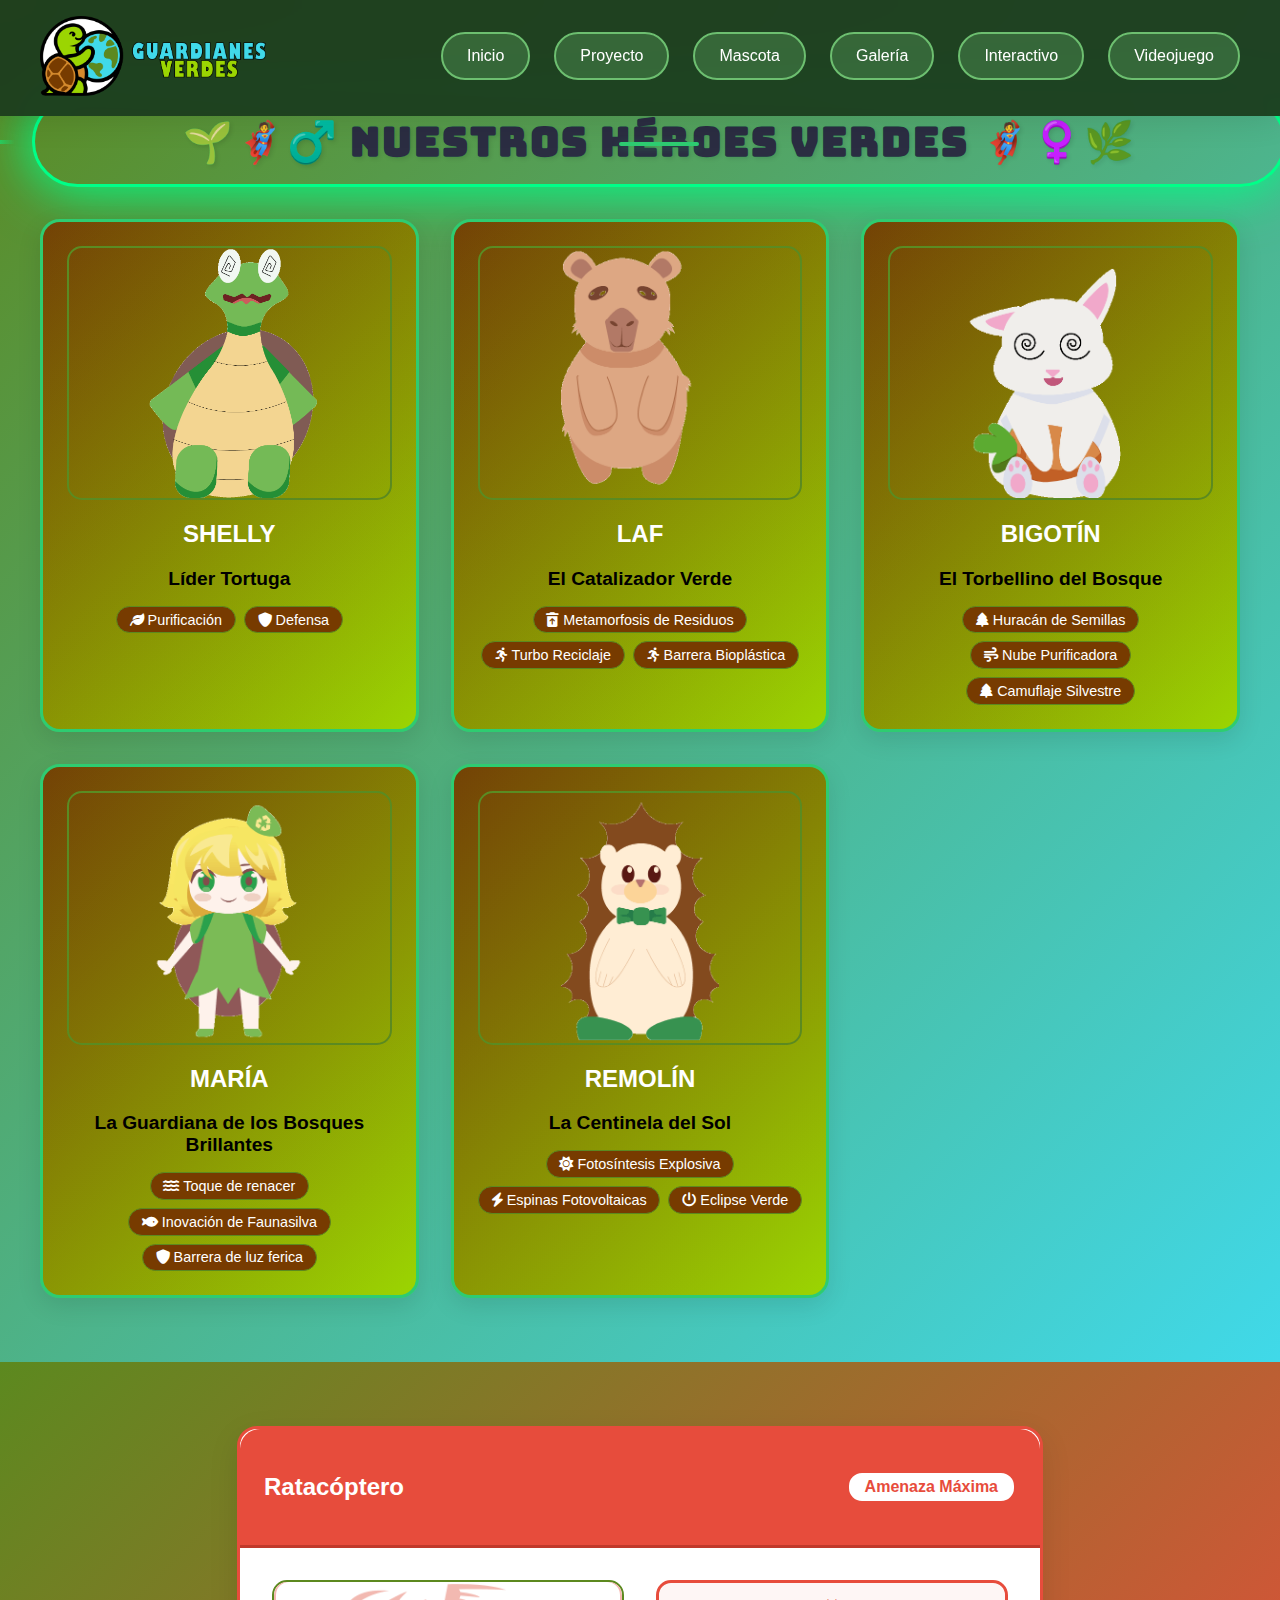
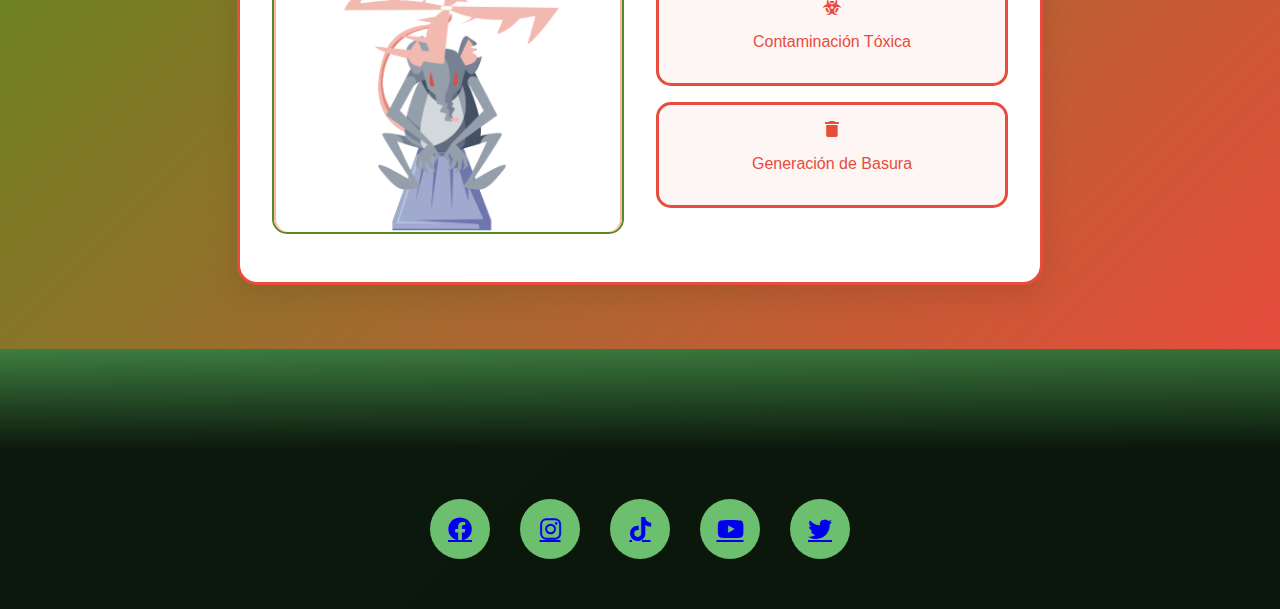
<file: mascota.html>
<!DOCTYPE html>
<html lang="es">
<head>
    <meta charset="UTF-8">
    <meta name="viewport" content="width=device-width, initial-scale=1.0">
    <title>Mascota - Guardianes Verdes</title>
    <link href="https://fonts.googleapis.com/css2?family=Bungee&display=swap" rel="stylesheet">
    <link rel="stylesheet" href="styles.css">
    <link rel="stylesheet" href="https://cdnjs.cloudflare.com/ajax/libs/font-awesome/6.0.0-beta3/css/all.min.css">
</head>
<body>
    <header class="scrolling-header">
        <div class="header-content">
            <div class="logo">
                <img src="imagenes/logo horizontal.png" alt="Logo Guardianes Verdes">
            </div>
            <!-- Botón hamburguesa -->
        <button class="menu-toggle">
            <span class="bar"></span>
            <span class="bar"></span>
            <span class="bar"></span>
        </button>
        
        <!-- Menú de navegación -->
        <nav class="nav-links">
            <ul>
                    <li><a href="index.html">Inicio</a></li>
                    <li><a href="proyecto.html">Proyecto</a></li>
                    <li><a href="mascota.html">Mascota</a></li>
                    <li><a href="galeria.html">Galería</a></li>
                    <li><a href="interactivo.html">Interactivo</a></li>
                    <li><a href="videojuego.html">Videojuego</a></li>
                </ul>
            </nav>
        </div>
        <script>
            // Toggle del menú
document.querySelector('.menu-toggle').addEventListener('click', function() {
    this.classList.toggle('active');
    document.querySelector('.nav-links').classList.toggle('active');
});

// Cerrar menú al hacer click en enlace
document.querySelectorAll('.nav-links ul li a').forEach(link => {
    link.addEventListener('click', () => {
        document.querySelector('.menu-toggle').classList.remove('active');
        document.querySelector('.nav-links').classList.remove('active');
    });
});

// Cerrar menú al hacer click fuera
document.addEventListener('click', (e) => {
    if (!e.target.closest('.nav-links') && !e.target.closest('.menu-toggle')) {
        document.querySelector('.menu-toggle').classList.remove('active');
        document.querySelector('.nav-links').classList.remove('active');
    }
});
        </script>
    </header>

    <main class="content-wrapper">
        <section class="characters-section" class="dynamic-background">
            <h1 class="section-title">🌱🦸♂️ Nuestros Héroes Verdes 🦸♀️🌿</h1>
            
            <div class="characters-grid">
                <!-- Shelly -->
                <div class="character-card">
                    <div class="gif-container">
                        <img src="imagenes/shelly.gif" alt="Shelly" class="character-gif">
                    </div>
                    <div class="character-info">
                        <h2>SHELLY</h2>
                        <p class="character-role">Líder Tortuga</p>
                        <div class="character-skills">
                            <span><i class="fas fa-leaf"></i> Purificación</span>
                            <span><i class="fas fa-shield-alt"></i> Defensa</span>
                        </div>
                    </div>
                </div>
        
                <!-- Capibara -->
                <div class="character-card">
                    <div class="gif-container">
                        <img src="imagenes/capibara.gif" alt="SuperRecicla" class="character-gif">
                    </div>
                    <div class="character-info">
                        <h2>LAF</h2>
                        <p class="character-role">El Catalizador Verde</p>
                        <div class="character-skills">
                            <span><i class="fas fa-trash-restore"></i> Metamorfosis de Residuos</span>
                            <span><i class="fas fa-running"></i> Turbo Reciclaje</span>
                            <span><i class="fas fa-running"></i> Barrera Bioplástica</span>
                        </div>
                    </div>
                </div>
        
                <!-- Conejo -->
                <div class="character-card">
                    <div class="gif-container">
                        <img src="imagenes/conejo.gif" alt="EcoGirl" class="character-gif">
                    </div>
                    <div class="character-info">
                        <h2>BIGOTÍN</h2>
                        <p class="character-role">El Torbellino del Bosque</p>
                        <div class="character-skills">
                            <span><i class="fas fa-tree"></i> Huracán de Semillas</span>
                            <span><i class="fas fa-wind"></i> Nube Purificadora</span>
                            <span><i class="fas fa-tree"></i> Camuflaje Silvestre</span>
                        </div>
                    </div>
                </div>
        
                <!-- Hada -->
                <div class="character-card">
                    <div class="gif-container">
                        <img src="imagenes/hada.gif" alt="BioBoy" class="character-gif">
                    </div>
                    <div class="character-info">
                        <h2>MARÍA</h2>
                        <p class="character-role">La Guardiana de los Bosques Brillantes</p>
                        <div class="character-skills">
                            <span><i class="fas fa-water"></i> Toque de renacer</span>
                            <span><i class="fas fa-fish"></i> Inovación de Faunasilva</span>
                            <span><i class="fas fa-shield-alt"></i> Barrera de luz ferica</span>
                        </div>
                    </div>
                </div>
        
                <!-- Cuerpo Espin -->
                <div class="character-card">
                    <div class="gif-container">
                        <img src="imagenes/cuerpo espin.gif" alt="EcoWarrior" class="character-gif">
                    </div>
                    <div class="character-info">
                        <h2>REMOLÍN</h2>
                        <p class="character-role">La Centinela del Sol</p>
                        <div class="character-skills">
                            <span><i class="fas fa-sun"></i> Fotosíntesis Explosiva</span>
                            <span><i class="fas fa-bolt"></i> Espinas Fotovoltaicas</span>
                            <span><i class="fas fa-power-off"></i> Eclipse Verde</span>
                        </div>
                    </div>
                </div>
            </div>
        </section>
        
        <!-- Sección Villano -->
        <section class="villain-section">
            <div class="villain-card">
                <div class="villain-header">
                    <h2>Ratacóptero</h2>
                    <div class="villain-tag">Amenaza Máxima</div>
                </div>
                <div class="villain-content">
                    <div class="gif-container">
                        <img src="imagenes/RATACOPTERO.gif" alt="Ratacóptero" class="villain-gif">
                    </div>
                    <div class="villain-skills">
                        <div class="skill-item danger">
                            <i class="fas fa-biohazard"></i>
                            <p>Contaminación Tóxica</p>
                        </div>
                        <div class="skill-item danger">
                            <i class="fas fa-trash"></i>
                            <p>Generación de Basura</p>
                        </div>
                    </div>
                </div>
            </div>
        </section>
        
    </main>

    <footer>
        <div class="social-media">
            <a href="https://www.facebook.com/share/1GmM4wn7yf/" target="_blank"><i class="fab fa-facebook"></i></a>
            <a href="https://www.instagram.com/guardianesverdes_7/" target="_blank"><i class="fab fa-instagram"></i></a>
            <a href="https://www.tiktok.com/@guardianesverdes1?_t=ZS-8ueEfgTIrSu&_r=1" target="_blank"><i class="fab fa-tiktok"></i></a>
            <a href="https://www.youtube.com/@Shelly_GuardianVerde" target="_blank"><i class="fab fa-youtube"></i></a>
            <a href="https://x.com/GuardianesVer_" target="_blank"><i class="fab fa-twitter"></i></a>
        </div>
    </footer>

    <script>

        // Animación al hacer scroll
        const teamMembers = document.querySelectorAll('.team-member');
        const observer = new IntersectionObserver((entries) => {
            entries.forEach(entry => {
                if (entry.isIntersecting) {
                    entry.target.classList.add('visible');
                }
            });
        }, { threshold: 0.1 });

        teamMembers.forEach(member => {
            observer.observe(member);
        });

        // Cambio de header al hacer scroll
        window.addEventListener('scroll', () => {
            const header = document.querySelector('header');
            if (window.scrollY > 50) {
                header.style.background = 'rgba(28, 60, 29, 0.95)';
            } else {
                header.style.background = 'rgba(28, 60, 29, 0.9)';
            }
        });

        // Animación del menú hamburguesa
        document.getElementById('menu-toggle').addEventListener('change', function() {
            const menuIcon = document.querySelector('.menu-icon');
            if (this.checked) {
                menuIcon.classList.add('active');
            } else {
                menuIcon.classList.remove('active');
            }
        });

        // Cerrar menú al hacer click en un enlace (mobile)
        document.querySelectorAll('.nav-links a').forEach(link => {
            link.addEventListener('click', () => {
                document.getElementById('menu-toggle').checked = false;
            });
        });

        
    </script>
</body>
</html>
</file>
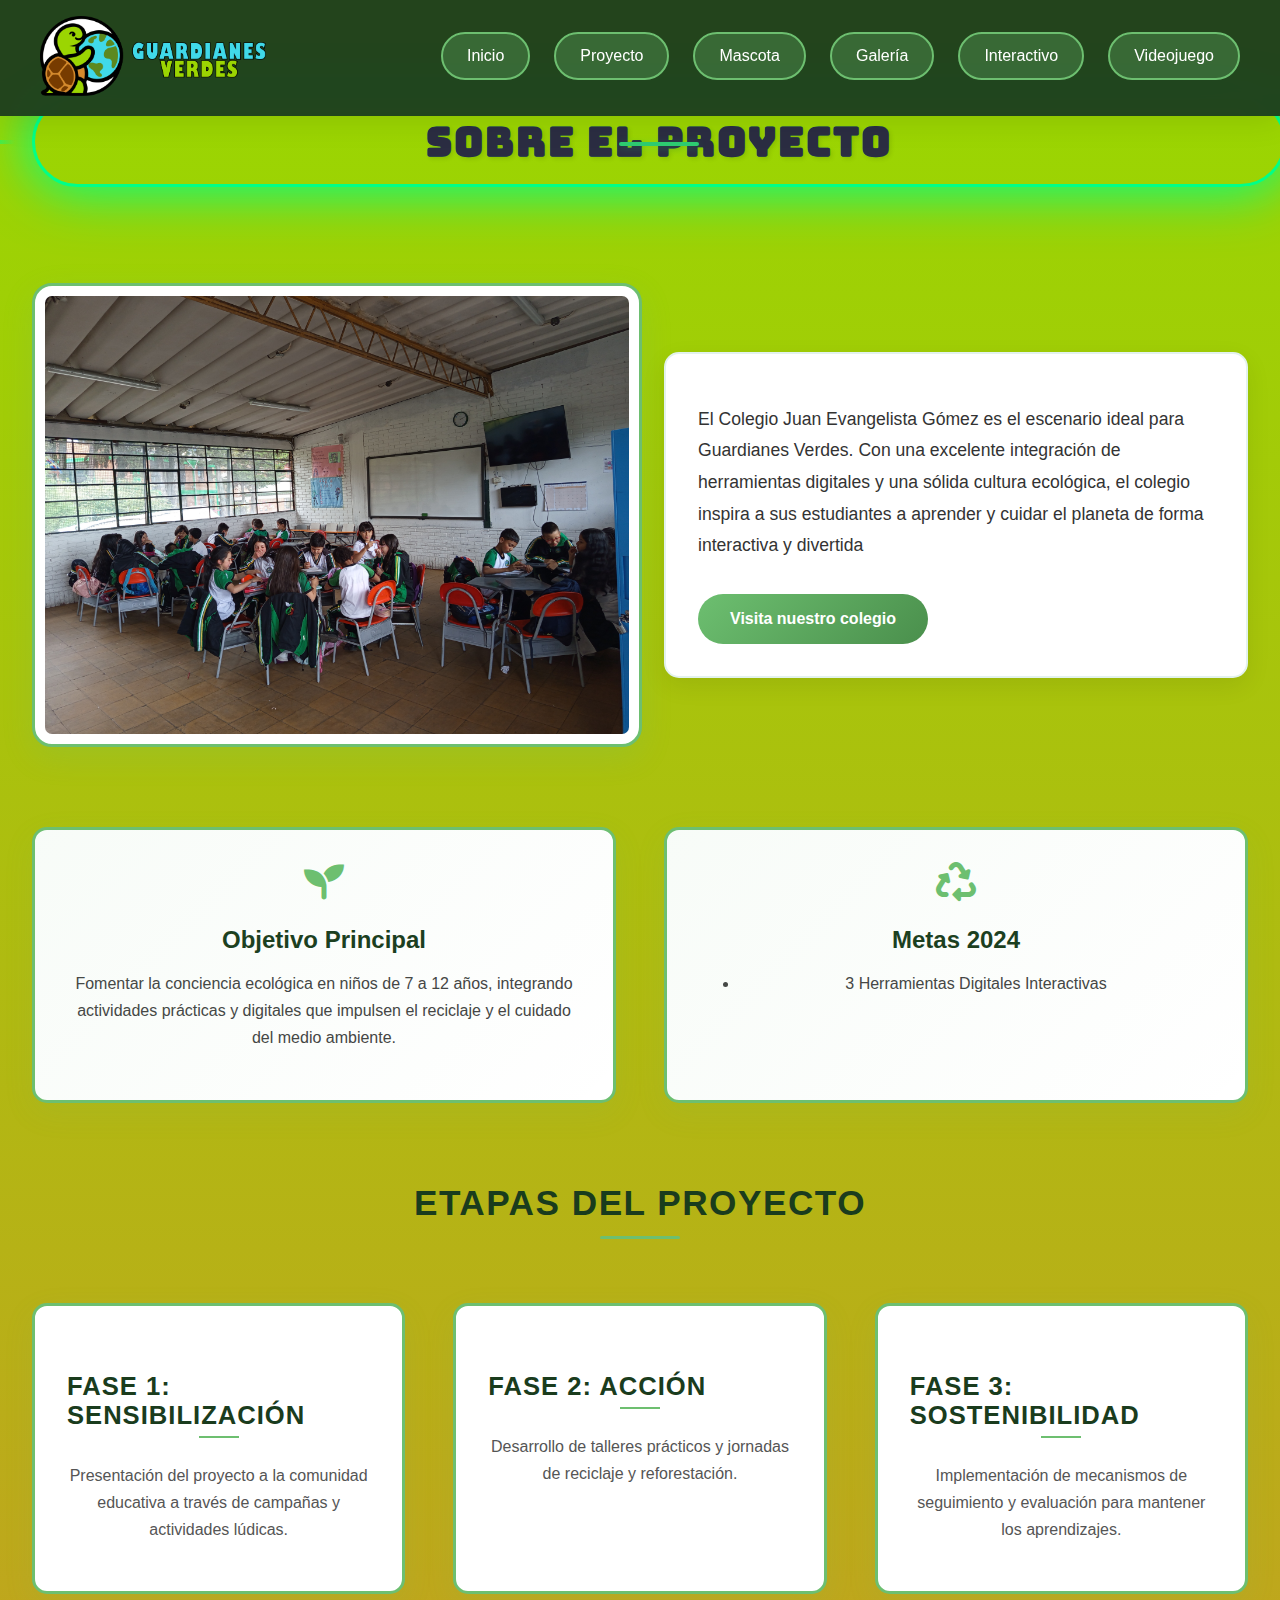
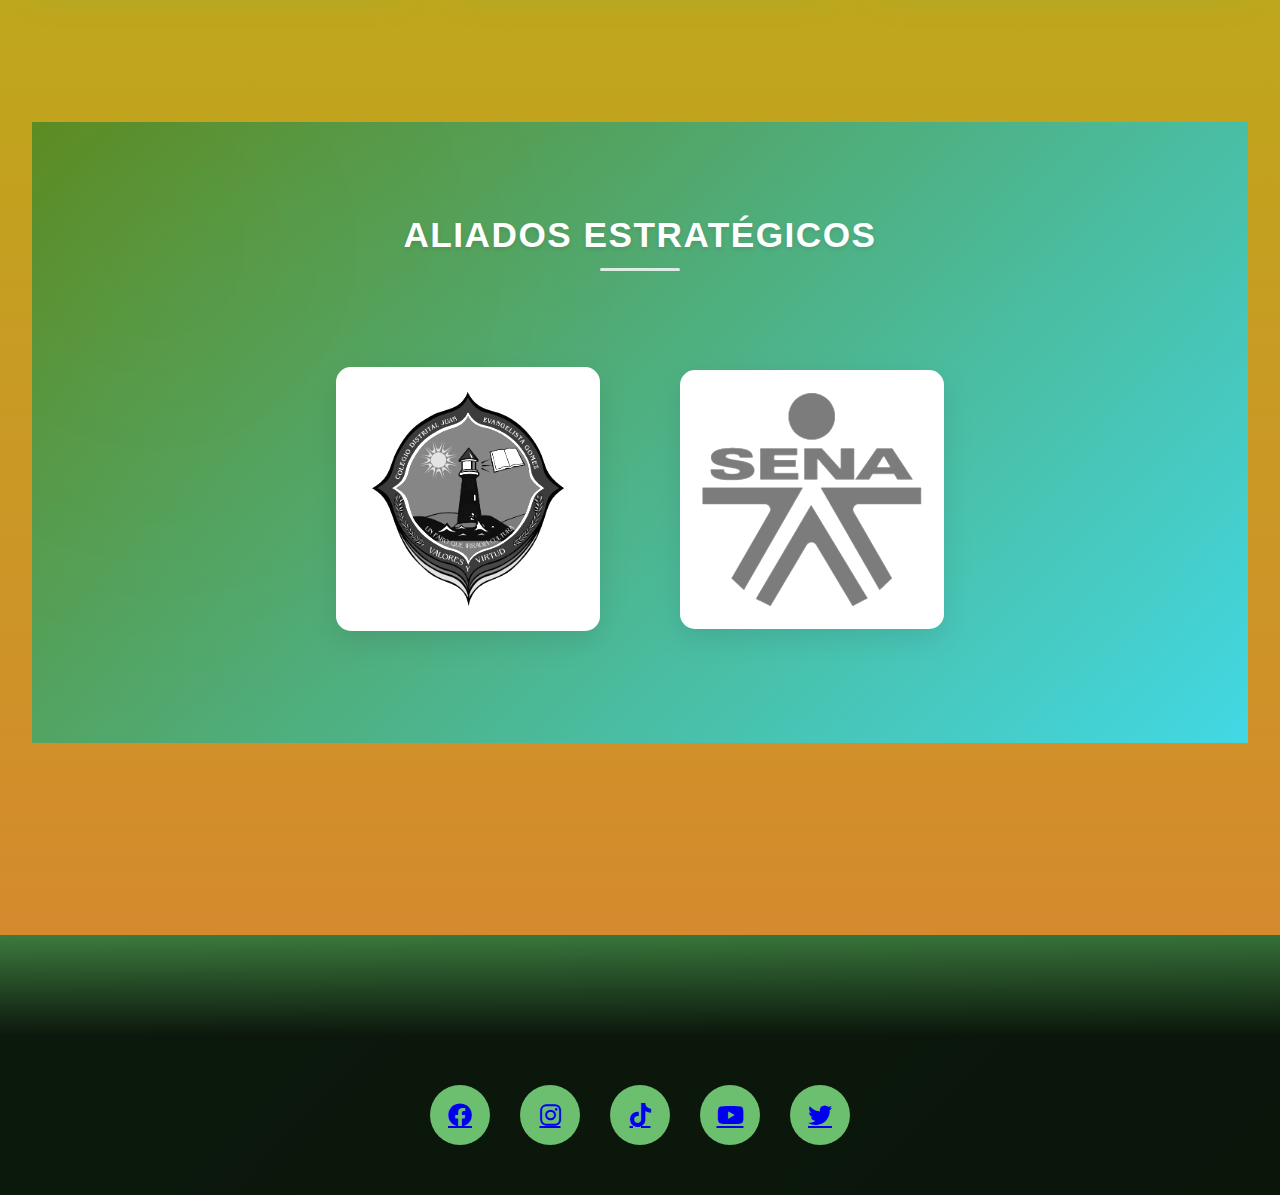
<file: proyecto.html>
<!DOCTYPE html>
<html lang="es">
<head>
    <meta charset="UTF-8">
    <meta name="viewport" content="width=device-width, initial-scale=1.0">
    <title>Inicio - Guardianes Verdes</title>
    <link href="https://fonts.googleapis.com/css2?family=Bungee&display=swap" rel="stylesheet">
    <link rel="stylesheet" href="styles.css">
    <link rel="stylesheet" href="https://cdnjs.cloudflare.com/ajax/libs/font-awesome/6.0.0-beta3/css/all.min.css">
    <link rel="stylesheet" href="https://cdnjs.cloudflare.com/ajax/libs/animate.css/4.1.1/animate.min.css"/>
</head>
<body>
    <header class="scrolling-header">
        <div class="header-content">
            <div class="logo">
                <img src="imagenes/logo horizontal.png" alt="Logo Guardianes Verdes">
            </div>
            <!-- Botón hamburguesa -->
        <button class="menu-toggle">
            <span class="bar"></span>
            <span class="bar"></span>
            <span class="bar"></span>
        </button>
        
        <!-- Menú de navegación -->
        <nav class="nav-links">
            <ul>
                    <li><a href="index.html">Inicio</a></li>
                    <li><a href="proyecto.html">Proyecto</a></li>
                    <li><a href="mascota.html">Mascota</a></li>
                    <li><a href="galeria.html">Galería</a></li>
                    <li><a href="interactivo.html">Interactivo</a></li>
                    <li><a href="videojuego.html">Videojuego</a></li>
                </ul>
            </nav>
        </div>
        <script>
            // Toggle del menú
document.querySelector('.menu-toggle').addEventListener('click', function() {
    this.classList.toggle('active');
    document.querySelector('.nav-links').classList.toggle('active');
});

// Cerrar menú al hacer click en enlace
document.querySelectorAll('.nav-links ul li a').forEach(link => {
    link.addEventListener('click', () => {
        document.querySelector('.menu-toggle').classList.remove('active');
        document.querySelector('.nav-links').classList.remove('active');
    });
});

// Cerrar menú al hacer click fuera
document.addEventListener('click', (e) => {
    if (!e.target.closest('.nav-links') && !e.target.closest('.menu-toggle')) {
        document.querySelector('.menu-toggle').classList.remove('active');
        document.querySelector('.nav-links').classList.remove('active');
    }
});
        </script>
    </header>

    <main class="content-wrapper" class="dynamic-background">
        <section id="proyecto">
            <h1 class="section-title">Sobre el Proyecto</h1>
            
            <div class="proyecto-intro">
                <img src="imagenes/niños creando.jpg" alt="Niños participando en actividad ambiental" class="intro-image">
                <div class="intro-texto">
                    <p>El Colegio Juan Evangelista Gómez es el escenario ideal para Guardianes Verdes. Con una excelente integración de herramientas digitales y una sólida cultura ecológica, el colegio inspira a sus estudiantes a aprender y cuidar el planeta de forma interactiva y divertida</p>
                    <a href="https://www.juanevangelistagomez.edu.co/" target="_blank" class="boton">Visita nuestro colegio</a>
                </div>
            </div>

            <div class="objetivos-grid">
                <div class="objetivo-card">
                    <i class="fas fa-seedling"></i>
                    <h3>Objetivo Principal</h3>
                    <p>Fomentar la conciencia ecológica en niños de 7 a 12 años, integrando actividades prácticas y digitales que impulsen el reciclaje y el cuidado del medio ambiente.</p>
                </div>
                <div class="objetivo-card">
                    <i class="fas fa-recycle"></i>
                    <h3>Metas 2024</h3>
                    <ul>
                        <li>3 Herramientas Digitales Interactivas</li>
                    </ul>
                </div>
            </div>

            <div class="fases-proyecto">
                <h2 class="section-subtitle">Etapas del Proyecto</h2>
                <div class="timeline">
                    <div class="etapa">
                        <h4>Fase 1: Sensibilización</h4>
                        <p>Presentación del proyecto a la comunidad educativa a través de campañas y actividades lúdicas.</p>
                    </div>
                    <div class="etapa">
                        <h4>Fase 2: Acción</h4>
                        <p>Desarrollo de talleres prácticos y jornadas de reciclaje y reforestación.</p>
                    </div>
                    <div class="etapa">
                        <h4>Fase 3: Sostenibilidad</h4>
                        <p>Implementación de mecanismos de seguimiento y evaluación para mantener los aprendizajes.</p>
                    </div>
                </div>
            </div>
            
            <div class="alianzas">
                <h2 class="section-subtitle">Aliados Estratégicos</h2>
                <div class="logos-aliados">
                    <img src="imagenes/logo colegio.png" alt="Logo del colegio">
                    <img src="imagenes/logoSena.png" alt="Logo del municipio">
                </div>
            </div>
    </main>

    <footer>
        <div class="social-media">
            <a href="https://www.facebook.com/share/1GmM4wn7yf/" target="_blank"><i class="fab fa-facebook"></i></a>
            <a href="https://www.instagram.com/guardianesverdes_7/" target="_blank"><i class="fab fa-instagram"></i></a>
            <a href="https://www.tiktok.com/@guardianesverdes1?_t=ZS-8ueEfgTIrSu&_r=1" target="_blank"><i class="fab fa-tiktok"></i></a>
            <a href="https://www.youtube.com/@Shelly_GuardianVerde" target="_blank"><i class="fab fa-youtube"></i></a>
            <a href="https://x.com/GuardianesVer_" target="_blank"><i class="fab fa-twitter"></i></a>
        </div>
    </footer>

    <script>

        // Animación al hacer scroll
        const teamMembers = document.querySelectorAll('.team-member');
        const observer = new IntersectionObserver((entries) => {
            entries.forEach(entry => {
                if (entry.isIntersecting) {
                    entry.target.classList.add('visible');
                }
            });
        }, { threshold: 0.1 });

        teamMembers.forEach(member => {
            observer.observe(member);
        });

        // Cambio de header al hacer scroll
        window.addEventListener('scroll', () => {
            const header = document.querySelector('header');
            if (window.scrollY > 50) {
                header.style.background = 'rgba(28, 60, 29, 0.95)';
            } else {
                header.style.background = 'rgba(28, 60, 29, 0.9)';
            }
        });

        // Animación del menú hamburguesa
        document.getElementById('menu-toggle').addEventListener('change', function() {
            const menuIcon = document.querySelector('.menu-icon');
            if (this.checked) {
                menuIcon.classList.add('active');
            } else {
                menuIcon.classList.remove('active');
            }
        });

        // Cerrar menú al hacer click en un enlace (mobile)
        document.querySelectorAll('.nav-links a').forEach(link => {
            link.addEventListener('click', () => {
                document.getElementById('menu-toggle').checked = false;
            });
        });

        
    </script>
</body>
</html>
</file>
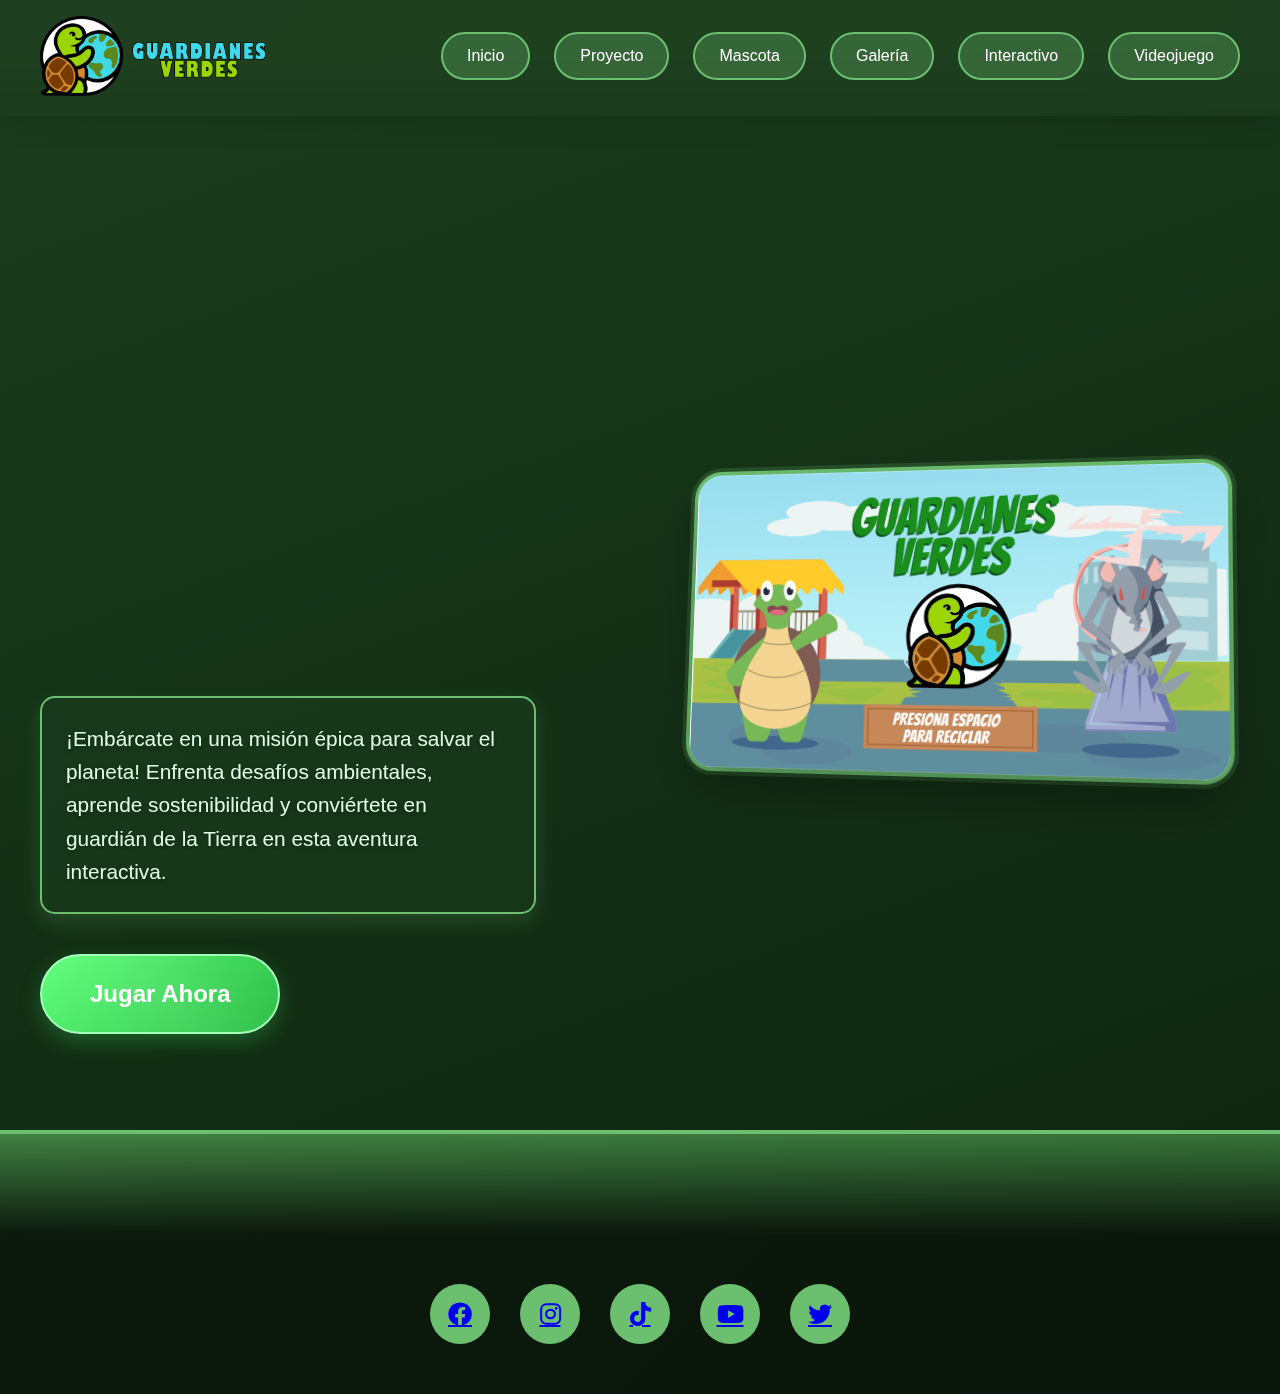
<file: videojuego.html>
<!DOCTYPE html>
<html lang="es">
<head>
    <meta charset="UTF-8">
    <meta name="viewport" content="width=device-width, initial-scale=1.0">
    <title>Videojuego - Guardianes Verdes</title>
    <link href="https://fonts.googleapis.com/css2?family=Bungee&display=swap" rel="stylesheet">
    <link rel="stylesheet" href="styles.css">
    <link rel="stylesheet" href="https://cdnjs.cloudflare.com/ajax/libs/font-awesome/6.0.0-beta3/css/all.min.css">
</head>
<body>
    <header class="scrolling-header">
        <div class="header-content">
            <div class="logo">
                <img src="imagenes/logo horizontal.png" alt="Logo Guardianes Verdes">
            </div>
            <!-- Botón hamburguesa -->
        <button class="menu-toggle">
            <span class="bar"></span>
            <span class="bar"></span>
            <span class="bar"></span>
        </button>
        
        <!-- Menú de navegación -->
        <nav class="nav-links">
            <ul>
                    <li><a href="index.html">Inicio</a></li>
                    <li><a href="proyecto.html">Proyecto</a></li>
                    <li><a href="mascota.html">Mascota</a></li>
                    <li><a href="galeria.html">Galería</a></li>
                    <li><a href="interactivo.html">Interactivo</a></li>
                    <li><a href="videojuego.html">Videojuego</a></li>
                </ul>
            </nav>
        </div>
        <script>
            // Toggle del menú
document.querySelector('.menu-toggle').addEventListener('click', function() {
    this.classList.toggle('active');
    document.querySelector('.nav-links').classList.toggle('active');
});

// Cerrar menú al hacer click en enlace
document.querySelectorAll('.nav-links ul li a').forEach(link => {
    link.addEventListener('click', () => {
        document.querySelector('.menu-toggle').classList.remove('active');
        document.querySelector('.nav-links').classList.remove('active');
    });
});

// Cerrar menú al hacer click fuera
document.addEventListener('click', (e) => {
    if (!e.target.closest('.nav-links') && !e.target.closest('.menu-toggle')) {
        document.querySelector('.menu-toggle').classList.remove('active');
        document.querySelector('.nav-links').classList.remove('active');
    }
});
        </script>
    </header>

    <main>
        <section id="videojuego" class="game-section" class="dynamic-background">
            <div class="game-container">
                <div class="game-content">
                    <h2 class="game-title">🌱🚀 ¡Conviértete en Héroe Ecológico! 🌍🎮</h2>
                    <p class="game-description">
                        ¡Embárcate en una misión épica para salvar el planeta! Enfrenta desafíos ambientales, 
                        aprende sostenibilidad y conviértete en guardián de la Tierra en esta aventura interactiva.
                    </p>
                    <div class="game-cta">
                        <a href="https://guardianesverdes.github.io/Videojuego_Guardianes_Verdes/" target="_blank" class="btn-videojuego">
                            <span class="btn-text">Jugar Ahora</span>
                            <span class="btn-gradient"></span>
                        </a>
                    </div>
                </div>
                <div class="game-preview">
                    <img src="imagenes/menuinicio.svg" alt="Vista previa del juego" class="game-screenshot">
                    <div class="game-character"></div>
                </div>
            </div>
        </section>
    </main>

    <footer>
        <div class="social-media">
            <a href="https://www.facebook.com/share/1GmM4wn7yf/" target="_blank"><i class="fab fa-facebook"></i></a>
            <a href="https://www.instagram.com/guardianesverdes_7/" target="_blank"><i class="fab fa-instagram"></i></a>
            <a href="https://www.tiktok.com/@guardianesverdes1?_t=ZS-8ueEfgTIrSu&_r=1" target="_blank"><i class="fab fa-tiktok"></i></a>
            <a href="https://www.youtube.com/@Shelly_GuardianVerde" target="_blank"><i class="fab fa-youtube"></i></a>
            <a href="https://x.com/GuardianesVer_" target="_blank"><i class="fab fa-twitter"></i></a>
        </div>
    </footer>

    <script>

        // Animación al hacer scroll
        const teamMembers = document.querySelectorAll('.team-member');
        const observer = new IntersectionObserver((entries) => {
            entries.forEach(entry => {
                if (entry.isIntersecting) {
                    entry.target.classList.add('visible');
                }
            });
        }, { threshold: 0.1 });

        teamMembers.forEach(member => {
            observer.observe(member);
        });

        // Cambio de header al hacer scroll
        window.addEventListener('scroll', () => {
            const header = document.querySelector('header');
            if (window.scrollY > 50) {
                header.style.background = 'rgba(28, 60, 29, 0.95)';
            } else {
                header.style.background = 'rgba(28, 60, 29, 0.9)';
            }
        });

        // Animación del menú hamburguesa
        document.getElementById('menu-toggle').addEventListener('change', function() {
            const menuIcon = document.querySelector('.menu-icon');
            if (this.checked) {
                menuIcon.classList.add('active');
            } else {
                menuIcon.classList.remove('active');
            }
        });

        // Cerrar menú al hacer click en un enlace (mobile)
        document.querySelectorAll('.nav-links a').forEach(link => {
            link.addEventListener('click', () => {
                document.getElementById('menu-toggle').checked = false;
            });
        });

        
    </script>
</body>
</html>
</file>
<file: styles.css>
/* Estilos CSS actualizados */

:root {
    --color-principal: #6DBF70;
    --degradado-fondo: linear-gradient(-45deg, #0d2a14, #1a4720, #2d632f, #4a8f4c);
}

body {
    font-family: 'Rubik', sans-serif;
    margin: 0;
    background: var(--degradado-fondo);
    animation: gradientFlow 20s ease infinite;
    background-size: 400% 400%;
    color: #fff;
    overflow-x: hidden;
    min-height: 100vh;
}

@keyframes gradientFlow {
    0% { background-position: 0% 50%; }
    50% { background-position: 100% 50%; }
    100% { background-position: 0% 50%; }
}

/* Header Dinámico */
.scrolling-header {
    position: fixed;
    top: 0;
    width: 100%;
    background: rgba(28, 60, 29, 0.95);
    backdrop-filter: blur(15px);
    transition: all 0.3s ease;
    z-index: 1000;
    box-shadow: 0 4px 30px rgba(0, 0, 0, 0.1);
}

.header-content {
    max-width: 1200px;
    margin: 0 auto;
    padding: 1rem 2rem;
    display: flex;
    justify-content: space-between;
    align-items: center;
}

.logo img {
    height: 80px;
    transition: transform 0.3s ease;
}

.logo img:hover {
    transform: rotate(-5deg) scale(1.1);
}

.nav-links ul {
    list-style: none;
    display: flex;
    gap: 1.5rem;
    margin: 0;
    padding: 0;
}

.nav-links ul li a {
    color: white;
    text-decoration: none;
    padding: 0.8rem 1.5rem;
    border-radius: 30px;
    background: rgba(109, 191, 112, 0.3);
    transition: all 0.3s ease;
    border: 2px solid #6dbf70;
    display: inline-block;
}

.nav-links ul li a:hover {
    background: #6dbf70;
    transform: translateY(-2px);
    box-shadow: 0 5px 15px rgba(109, 191, 112, 0.4);
}

#bienvenidos {
    padding: 100px 20px 50px;
    text-align: center;
    position: relative;
}

.contenedor-imagen {
    max-width: 1200px;
    margin: 0 auto;
    padding: 15px;
}

.imagen-encuadrada {
    border-radius: 30px;
    border: 4px solid #6dbf70;
    overflow: hidden;
    box-shadow: 0 10px 30px rgba(0,0,0,0.3);
    position: relative;
    transition: transform 0.3s ease;
    background: transparent;
}

.imagen-responsive {
    width: 100%;
    height: auto;
    display: block;
    transition: transform 0.3s ease;
}

/* Efecto hover opcional */
.imagen-encuadrada:hover {
    transform: scale(1.02);
}

/* Responsive para móviles */
@media (max-width: 768px) {
    #bienvenidos {
        padding: 60px 15px 30px;
    }
    
    .imagen-encuadrada {
        border-width: 3px;
        border-radius: 20px;
    }
    
    #bienvenidos h1 {
        font-size: 2.5rem;
        margin-bottom: 30px;
    }
}

@media (max-width: 480px) {
    .imagen-encuadrada {
        border-width: 2px;
        border-radius: 15px;
    }
}

/* Estilo para el título de sección */
#equipo h2.section-title {
    font-size: 3.5rem;
    margin: 4rem auto;
    padding: 1rem 2rem;
    background: linear-gradient(
        45deg,
        #00ff88 0%,
        #1de95a 25%,
        #2ecc71 50%,
        #1de95a 75%,
        #00ff88 100%
    );
    background-size: 300% 300%;
    background-clip: text;
    -webkit-background-clip: text;
    color: transparent;
    text-shadow: 0 0 20px rgba(0, 255, 136, 0.5),
                 0 0 30px rgba(46, 204, 113, 0.3),
                 2px 2px 4px rgba(0,0,0,0.3);
    border: 3px solid #00ff88;
    border-radius: 50px;
    box-shadow: 0 0 40px rgba(0, 255, 136, 0.3),
                0 0 60px rgba(46, 204, 113, 0.2);
    font-family: 'Bungee', cursive;
    letter-spacing: 4px;
    animation: 
        titleFloat 3s ease-in-out infinite,
        colorFlow 6s linear infinite;
}

/* Estilo para los nombres de los miembros */
.miembro-info h3 {
    font-size: 2.2rem;
    background: linear-gradient(45deg, #00ff88, #2ecc71);
    background-clip: text;
    -webkit-background-clip: text;
    color: transparent;
    font-family: 'Orbitron', sans-serif;
    letter-spacing: 2px;
    margin-bottom: 25px;
    padding: 10px 20px;
    display: inline-block;
    text-shadow: 0 0 15px rgba(0, 255, 136, 0.4);
    position: relative;
    border: 2px solid #00ff88;
    border-radius: 30px;
    box-shadow: 0 0 25px rgba(0, 255, 136, 0.3);
}

/* Efecto hover para nombres */
.miembro-info h3:hover {
    animation: neonPulse 1s infinite alternate;
}

@keyframes neonPulse {
    from {
        text-shadow: 0 0 15px rgba(0, 255, 136, 0.4);
        box-shadow: 0 0 25px rgba(0, 255, 136, 0.3);
    }
    to {
        text-shadow: 0 0 25px rgba(0, 255, 136, 0.7),
                     0 0 35px rgba(46, 204, 113, 0.5);
        box-shadow: 0 0 35px rgba(0, 255, 136, 0.5);
    }
}
@media (max-width: 768px) {
    #equipo h2.section-title {
        font-size: 2.5rem;
        padding: 0.8rem 1.5rem;
        margin: 60px 0;
    }
    
    .miembro-info h3 {
        font-size: 1.8rem;
        padding: 8px 15px;
    }
}

@media (max-width: 480px) {
    #equipo h2.section-title {
        font-size: 2rem;
        margin: 40px 0;
    }
    
    .miembro-info h3 {
        font-size: 1.5rem;
        padding: 6px 12px;
    }
}

/* Estilos mejorados para los miembros del equipo */
#equipo {
    padding: 80px 20px;
    background: linear-gradient(160deg, #f8fff9 0%, #e5f7e8 100%);
}

#equipo h2 {
    font-size: 3.2rem;
    color: #1a3c1d;
    margin-bottom: 80px;
    text-align: center;
    position: relative;
    display: inline-block;
    width: 100%;
    text-transform: uppercase;
    letter-spacing: 2px;
}

#equipo h2::after {
    content: '';
    position: absolute;
    bottom: -20px;
    left: 50%;
    transform: translateX(-50%);
    width: 120px;
    height: 4px;
    background: #6dbf70;
    border-radius: 2px;
}

.miembro-container {
    display: flex;
    align-items: center;
    gap: 60px; 
    max-width: 1400px;
    margin: 100px auto;
    padding: 40px;
    background:  #93e0e9;
    border-radius: 20px;
    box-shadow: 0 15px 40px rgba(0,0,0,0.12);
    transition: all 0.4s ease;
    position: relative;
    overflow: hidden;
}

.miembro-container::before {
    content: '';
    position: absolute;
    top: 0;
    left: 0;
    width: 100%;
    height: 100%;
    background: linear-gradient(45deg, 
        rgba(109, 191, 113, 0.05) 0%,
        rgba(255, 255, 255, 0.1) 100%);
    z-index: 1;
}

.miembro-container:hover {
    transform: translateY(-5px);
    box-shadow: 0 20px 50px rgba(0,0,0,0.15);
}

.miembro-imagen {
    flex: 0 0 320px;
    height: 400px;
    border-radius: 15px;
    overflow: hidden;
    position: relative;
    z-index: 2;
    border: 3px solid #6dbf70;
    transition: all 0.4s ease;
    display: flex;
    align-items: center;
    justify-content: center;
    background: #f5fff6;
    padding: 20px;
    box-shadow: 0 4px 15px rgba(0,0,0,0.1);
}

.miembro-imagen:hover {
    border-color: #4a8f4c;
}

.miembro-imagen img {
    width: auto;
    height: auto;
    max-width: 100%;
    max-height: 100%;
    object-fit: contain;
    transition: transform 0.4s ease;
}

.miembro-imagen:hover img {
    transform: scale(1.03);
}

.miembro-info {
    flex: 1;
    position: relative;
    z-index: 2;
    padding-right: 40px;
}

.miembro-info h3 {
    font-size: 2.4rem;
    color: #2d632f;
    margin-bottom: 20px;
    line-height: 1.3;
    position: relative;
    padding-left: 30px;
}

.miembro-info h3::before {
    content: '';
    position: absolute;
    left: 0;
    top: 15px;
    height: 60%;
    width: 4px;
    background: #6dbf70;
}

.rol {
    font-size: 1.4rem;
    color: #4a8f4c;
    margin-bottom: 25px;
    font-weight: 600;
    text-transform: uppercase;
    letter-spacing: 1px;
}

.descripcion {
    font-size: 1.2rem;
    line-height: 1.8;
    color: #3d3d3d;
    margin-bottom: 30px;
    position: relative;
    padding-left: 25px;
}

.descripcion::before {
    content: "▹";
    position: absolute;
    left: 0;
    color: #6dbf70;
    font-size: 1.4rem;
}

.portafolio-link {
    display: inline-flex;
    align-items: center;
    padding: 15px 35px;
    background: linear-gradient(135deg, #6dbf70 0%, #4a8f4c 100%);
    border-radius: 50px;
    color: white !important;
    text-decoration: none;
    transition: all 0.4s ease;
    font-weight: 600;
    letter-spacing: 0.8px;
    position: relative;
    overflow: hidden;
    border: none;
    box-shadow: 0 5px 20px rgba(109, 191, 113, 0.3);
}

.portafolio-link::after {
    content: '';
    position: absolute;
    top: 0;
    left: -100%;
    width: 100%;
    height: 100%;
    background: linear-gradient(
        90deg,
        transparent,
        rgba(255, 255, 255, 0.3),
        transparent
    );
    transition: 0.4s;
}

.portafolio-link:hover::after {
    left: 100%;
}

.portafolio-link:hover {
    transform: translateY(-3px);
    box-shadow: 0 8px 25px rgba(109, 191, 113, 0.4);
}

/* Responsive Design Mejorado */
@media (max-width: 1200px) {
    .miembro-container {
        gap: 40px;
        padding: 30px;
    }
    
    .miembro-imagen {
        flex: 0 0 280px;
        height: 350px;
    }
    
    .miembro-info h3 {
        font-size: 2.2rem;
    }
}

@media (max-width: 992px) {
    #equipo h2 {
        font-size: 2.8rem;
        margin-bottom: 60px;
    }
    
    .miembro-container {
        margin: 80px auto;
    }
    
    .miembro-imagen {
        flex: 0 0 250px;
        height: 320px;
    }
    
    .miembro-info h3 {
        font-size: 2rem;
    }
    
    .descripcion {
        font-size: 1.1rem;
    }
}

@media (max-width: 768px) {
    #equipo {
        padding: 60px 15px;
    }
    
    #equipo h2 {
        font-size: 2.4rem;
        margin-bottom: 50px;
    }
    
    .miembro-container {
        flex-direction: column;
        margin: 60px auto;
        padding: 25px;
        gap: 30px;
        text-align: center;
    }
    
    .miembro-imagen {
        flex: 0 0 100%;
        height: auto;
        min-height: 280px;
        max-width: 350px;
        width: 90%;
        margin: 0 auto;
        padding: 15px;
        overflow: visible;
    }
    
    .miembro-imagen img {
        width: 100%;
        height: 100%;
        max-width: 100%;
        max-height: 100%;
        object-fit: scale-down;
        transform: scale(0.9);
        transition: transform 0.3s ease;
    }
    
    .miembro-imagen:hover img {
        transform: scale(0.95);
    }
    
    .miembro-info {
        padding: 0;
    }
    
    .miembro-info h3 {
        font-size: 1.8rem;
        padding-left: 0;
        text-align: center;
    }
    
    .miembro-info h3::before {
        display: none;
    }
    
    .rol {
        font-size: 1.3rem;
    }
    
    .descripcion {
        font-size: 1.1rem;
        padding-left: 0;
        text-align: center;
    }
    
    .descripcion::before {
        display: none;
    }
    
    .portafolio-link {
        margin: 0 auto;
    }
}

@media (max-width: 480px) {
    #equipo h2 {
        font-size: 2rem;
    }
    
    .miembro-imagen {
        min-height: 240px;
        padding: 10px;
    }
    
    .miembro-imagen img {
        transform: scale(0.85);
    }
    
    .miembro-imagen:hover img {
        transform: scale(0.9);
    }
    
    .miembro-info h3 {
        font-size: 1.6rem;
    }
    
    .portafolio-link {
        width: 100%;
        justify-content: center;
        padding: 12px 20px;
        font-size: 0.95rem;
    }
}

/* Mantener otros estilos existentes */
@media (max-width: 768px) {
    .nav-links {
        background: linear-gradient(160deg, #1a3c1d 20%, #2d632f 80%) !important;
        backdrop-filter: blur(15px) brightness(1.2);
        box-shadow: -8px 0 30px rgba(0,0,0,0.3);
    }
    
    .nav-links::before {
        content: "";
        position: absolute;
        top: 0;
        left: 0;
        width: 100%;
        height: 100%;
        background-image: 
            url('data:image/svg+xml,<svg viewBox="0 0 100 100" xmlns="http://www.w3.org/2000/svg"><path d="M20 50Q30 35 50 30Q70 25 80 40Q90 55 75 70Q60 85 40 80Q20 75 20 50Z" fill="%234a8f4c" opacity="0.1"/></svg>'),
            url('data:image/svg+xml,<svg viewBox="0 0 100 100" xmlns="http://www.w3.org/2000/svg"><path d="M10 30Q15 20 30 15Q45 10 55 25Q65 40 50 55Q35 70 20 60Q5 50 10 30Z" fill="%236dbf70" opacity="0.15"/></svg>');
        background-size: 120px, 80px;
        opacity: 0.4;
        animation: leafFlow 25s linear infinite;
    }

    @keyframes leafFlow {
        0% { background-position: 0% 0%, 100% 100%; }
        100% { background-position: 100% 100%, 0% 0%; }
    }
}

.nav-links ul li a {
    position: relative;
    overflow: hidden;
    transition: all 0.4s ease;
}

.nav-links ul li a::after {
    content: "";
    position: absolute;
    bottom: 0;
    left: 0;
    width: 100%;
    height: 2px;
    background: #6dbf70;
    transform: scaleX(0);
    transition: transform 0.3s ease;
}

.nav-links ul li a:hover::after {
    transform: scaleX(1);
}

/* Estilos del carrusel actualizados al estilo neon verde */
.carousel-section {
    padding: 100px 0;
    background: #0a1f0f; /* Fondo verde oscuro más intenso */
    position: relative;
    overflow: hidden;
}

.team-carousel {
    max-width: 1400px;
    margin: 0 auto;
    padding: 0 30px;
    position: relative;
}

.carousel-heading {
    text-align: center;
    margin-bottom: 70px;
}

.carousel-heading h2 {
    font-size: 3.5rem;
    margin-bottom: 20px;
    font-weight: 700;
    text-transform: uppercase;
    letter-spacing: 4px;
    font-family: 'Bungee', cursive;
    background: linear-gradient(45deg, #00ff88, #1de95a, #2ecc71);
    background-clip: text;
    -webkit-background-clip: text;
    color: transparent;
    text-shadow: 0 0 20px rgba(0, 255, 136, 0.4),
                 0 0 30px rgba(46, 204, 113, 0.3);
    animation: colorFlow 6s linear infinite;
}

.carousel-heading p {
    font-size: 1.4rem;
    color: #a0ffc8;
    text-transform: uppercase;
    letter-spacing: 2px;
    font-family: 'Orbitron', sans-serif;
    text-shadow: 0 0 15px rgba(0, 255, 136, 0.3);
}

.carousel-container {
    display: grid;
    grid-auto-flow: column;
    gap: 40px;
    overflow-x: auto;
    scroll-snap-type: x mandatory;
    padding-bottom: 30px;
    cursor: grab;
}

/* Scrollbar personalizada */
.carousel-container::-webkit-scrollbar {
    height: 8px;
}

.carousel-container::-webkit-scrollbar-track {
    background: rgba(0, 255, 136, 0.1);
}

.carousel-container::-webkit-scrollbar-thumb {
    background: #00ff88;
    border-radius: 4px;
    box-shadow: 0 0 10px #00ff88;
}

.team-member {
    scroll-snap-align: center;
    min-width: 300px;
    position: relative;
    transition: all 0.3s ease;
}

.team-member:hover {
    transform: translateY(-15px);
}

.member-image {
    width: 250px;
    height: 250px;
    border-radius: 50%;
    overflow: hidden;
    margin: 0 auto;
    border: 3px solid #00ff88;
    position: relative;
    box-shadow: 0 0 25px rgba(0, 255, 136, 0.3);
    transition: all 0.3s ease;
}

.member-image:hover {
    box-shadow: 0 0 40px rgba(0, 255, 136, 0.5);
}

.member-image img {
    width: 100%;
    height: 100%;
    object-fit: cover;
    filter: grayscale(100%) contrast(110%);
    transition: all 0.3s ease;
}

.team-member:hover .member-image img {
    filter: grayscale(0) brightness(110%);
    transform: scale(1.05);
}

.member-info {
    text-align: center;
    margin-top: 25px;
    opacity: 0;
    transform: translateY(20px);
    transition: all 0.4s ease;
}

.team-member:hover .member-info {
    opacity: 1;
    transform: translateY(0);
}

.member-info h3 {
    font-size: 1.8rem;
    margin-bottom: 10px;
    background: linear-gradient(45deg, #00ff88, #2ecc71);
    background-clip: text;
    -webkit-background-clip: text;
    color: transparent;
    font-family: 'Orbitron', sans-serif;
    text-shadow: 0 0 15px rgba(0, 255, 136, 0.3);
    letter-spacing: 2px;
}

.member-info p {
    color: #c8ffe0;
    font-size: 1.1rem;
    text-transform: uppercase;
    letter-spacing: 1px;
    font-weight: 500;
}

/* Puntos de navegación neon */
.carousel-dots {
    display: flex;
    justify-content: center;
    gap: 15px;
    margin-top: 50px;
}

.carousel-dot {
    width: 12px;
    height: 12px;
    border-radius: 50%;
    background: rgba(0, 255, 136, 0.3);
    cursor: pointer;
    transition: all 0.3s ease;
    box-shadow: 0 0 8px rgba(0, 255, 136, 0.2);
}

.carousel-dot.active {
    background: #00ff88;
    transform: scale(1.3);
    box-shadow: 0 0 15px #00ff88;
}

/* Responsive */
@media (max-width: 768px) {
    .carousel-heading h2 {
        font-size: 2.5rem;
    }
    
    .member-image {
        width: 200px;
        height: 200px;
    }
    
    .member-info h3 {
        font-size: 1.5rem;
    }
}

@media (max-width: 480px) {
    .carousel-heading h2 {
        font-size: 2rem;
    }
    
    .carousel-heading p {
        font-size: 1.1rem;
    }
    
    .member-image {
        width: 180px;
        height: 180px;
    }
}

/* Estilos del menú hamburguesa */
.menu-toggle {
    display: none;
    background: transparent;
    border: none;
    cursor: pointer;
    padding: 10px;
    z-index: 1002;
}

.bar {
    display: block;
    width: 25px;
    height: 3px;
    background: #6dbf70;
    margin: 5px 0;
    transition: all 0.3s ease;
}

.nav-links {
    display: flex;
    justify-content: flex-end;
    align-items: center;
    -webkit-overflow-scrolling: touch;
    overscroll-behavior: contain;
}

/* Menú para móviles y tablets */
@media (max-width: 1024px) {  /* Aumentamos el breakpoint a tablet */
    #bienvenidos {
        padding-top: 80px;
    }
    
    .menu-toggle {
        display: block;
    }
    
    .nav-links {
        position: fixed;
        top: 0;
        right: -100%;
        height: 100vh;
        width: 60%;           /* Ancho relativo para tablet */
        max-width: 400px;     /* Aumentamos el máximo para tablets */
        min-width: 300px;     /* Mínimo para mantener legibilidad */
        background: rgba(28, 60, 29, 0.98);
        backdrop-filter: blur(15px);
        transition: right 0.3s ease;
        padding-top: 120px;   /* Más espacio superior */
    }
    
    .nav-links.active {
        right: 0;
    }
    
    .nav-links ul {
        flex-direction: column;
        gap: 2.5rem;         /* Más separación entre ítems */
        padding: 30px;        /* Más padding interno */
    }
    
    .nav-links ul li a {
        width: 100%;
        padding: 15px 20px;   /* Botones más grandes */
        font-size: 1.2rem;    /* Texto más legible */
        text-align: center;
        border: none;
        background: rgba(109, 191, 112, 0.2);
        border-radius: 8px;   /* Bordes redondeados */
        transition: all 0.3s ease;
    }
    
    .nav-links ul li a:hover {
        background: rgba(109, 191, 112, 0.4);
        transform: scale(1.05);
    }

    .nav-links {
        border: none;
        box-shadow: none;
    }
    
    .menu-toggle:focus {
        outline: none;
        box-shadow: none;
    }
    
    /* Opcional: prevenir scroll horizontal */
    html, body {
        overflow-x: hidden;
    }
    
    /* Animación hamburguesa */
    .menu-toggle.active .bar:nth-child(1) {
        transform: translateY(8px) rotate(45deg);
    }
    
    .menu-toggle.active .bar:nth-child(2) {
        opacity: 0;
    }
    
    .menu-toggle.active .bar:nth-child(3) {
        transform: translateY(-8px) rotate(-45deg);
    }
}

/* Ajustes específicos para tablets en landscape */
@media (max-width: 1024px) and (orientation: landscape) {
    .nav-links {
        padding-top: 80px;    /* Reduce espacio superior */
    }
    
    .nav-links ul {
        gap: 1.5rem;          /* Reduce separación entre ítems */
    }
    
    .nav-links ul li a {
        padding: 12px 15px;   /* Ajusta tamaño de botones */
        font-size: 1rem;
    }
}


/* Estilos para la sección proyecto */
#proyecto {
    padding: 4rem 2rem;
    background: linear-gradient( #9bd502 5%, #d58a2d 100%);
    max-width: 1400px;
    margin: 0 auto;
}

/* Títulos */
.section-title {
    text-align: center;
    color: #1a3c1d;
    font-size: 3.5rem;
    margin: 5rem 0 3rem;
    position: relative;
    font-family: 'Montserrat', sans-serif;
    text-transform: uppercase;
    letter-spacing: 3px;
}

.section-title::after {
    content: '';
    position: absolute;
    bottom: -20px;
    left: 50%;
    transform: translateX(-50%);
    width: 150px;
    height: 4px;
    background: #6dbf70;
    border-radius: 2px;
    box-shadow: 0 2px 8px rgba(109, 191, 113, 0.3);
}

/* Contenedor introductorio */
.proyecto-intro {
    display: grid;
    grid-template-columns: 1fr 1fr;
    gap: 3rem;
    margin: 4rem 0;
    align-items: center;
}

.intro-image {
    width: 100%;
    border-radius: 20px;
    border: 3px solid #6dbf70;
    padding: 10px;
    background: white;
    box-shadow: 0 10px 30px rgba(109, 191, 113, 0.2);
    transition: transform 0.3s ease;
}

.intro-texto {
    padding: 2rem;
    background: white;
    border-radius: 15px;
    border: 2px solid #e3f2ed;
    box-shadow: 0 8px 25px rgba(0,0,0,0.08);
}

.intro-texto p {
    font-size: 1.1rem;
    line-height: 1.8;
    color: #333;
    margin-bottom: 2rem;
}

/* Botón */
.boton {
    display: inline-flex;
    align-items: center;
    padding: 1rem 2rem;
    background: linear-gradient(135deg, #6dbf70 0%, #4a8f4c 100%);
    color: white !important;
    text-decoration: none;
    border-radius: 50px;
    font-weight: 600;
    transition: all 0.3s ease;
}

.boton:hover {
    transform: translateY(-3px);
    box-shadow: 0 5px 15px rgba(109, 191, 113, 0.4);
}

/* Tarjetas de Objetivos */
.objetivos-grid {
    display: grid;
    grid-template-columns: repeat(auto-fit, minmax(300px, 1fr));
    gap: 3rem;
    margin: 5rem 0;
}

.objetivo-card {
    padding: 2rem;
    background: white;
    border: 3px solid #6dbf70;
    border-radius: 15px;
    box-shadow: 0 10px 30px rgba(109, 191, 113, 0.1);
    position: relative;
    overflow: hidden;
    transition: all 0.3s ease;
}

.objetivo-card::before {
    content: '';
    position: absolute;
    top: 0;
    left: 0;
    width: 100%;
    height: 100%;
    background: linear-gradient(135deg, rgba(109, 191, 113, 0.05) 0%, rgba(255, 255, 255, 0) 100%);
}

.objetivo-card i {
    font-size: 2.5rem;
    color: #6dbf70;
    margin-bottom: 1.5rem;
    display: block;
    text-align: center;
}

.objetivo-card h3 {
    font-size: 1.5rem;
    color: #1a3c1d;
    margin-bottom: 1rem;
    text-align: center;
    font-family: 'Montserrat', sans-serif;
}

.objetivo-card p, .objetivo-card li {
    font-size: 1rem;
    color: #444;
    line-height: 1.7;
    text-align: center;
}

/* Subtítulos centrados */
.section-subtitle {
    font-family: 'Montserrat', sans-serif;
    font-size: 2.2rem;
    color: #1a3c1d;
    text-align: center;
    margin-bottom: 3rem;
    text-transform: uppercase;
    letter-spacing: 1.5px;
    position: relative;
    padding-bottom: 1rem;
}

.section-subtitle::after {
    content: '';
    position: absolute;
    bottom: 0;
    left: 50%;
    transform: translateX(-50%);
    width: 80px;
    height: 3px;
    background: #6dbf70;
    border-radius: 2px;
}

/* Timeline */
.timeline {
    display: grid;
    grid-template-columns: repeat(3, 1fr);
    gap: 3rem;
    margin: 4rem 0;
}

.etapa {
    padding: 2rem;
    background: white;
    border: 3px solid #6dbf70;
    border-radius: 15px;
    box-shadow: 0 10px 30px rgba(109, 191, 113, 0.1);
    transition: all 0.3s ease;
    position: relative;
}

.etapa h4 {
    font-family: 'Montserrat', sans-serif;
    font-size: 1.6rem;
    color: #1a3c1d;
    margin-bottom: 1.5rem;
    text-transform: uppercase;
    letter-spacing: 1px;
    position: relative;
    padding-bottom: 0.5rem;
}

.etapa h4::after {
    content: '';
    position: absolute;
    bottom: 0;
    left: 50%;
    transform: translateX(-50%);
    width: 40px;
    height: 2px;
    background: #6dbf70;
}

.etapa p {
    font-family: 'Open Sans', sans-serif;
    font-size: 1rem;
    color: #555;
    line-height: 1.7;
    text-align: center;
}

/* SECCIÓN ALIADOS MEJORADA */
.alianzas .section-main-title {
    color: white;
    text-shadow: 0 4px 6px rgba(0,0,0,0.2);
}

.alianzas .section-main-title::after {
    background: #d4f3d6;
    box-shadow: 0 2px 8px rgba(212, 243, 214, 0.4);
}
.alianzas {
    margin: 8rem 0;
    padding: 4rem 1rem;
    background: linear-gradient(135deg, #5c891f 0%, #40d9e9 100%);
    position: relative;
    overflow: hidden;
}

.alianzas .section-subtitle {
    color: white;
    text-shadow: 0 2px 4px rgba(0,0,0,0.1);
}

.alianzas .section-subtitle::after {
    background: rgba(255,255,255,0.8);
}

.alianzas::before {
    content: '';
    position: absolute;
    top: 0;
    left: 0;
    width: 100%;
    height: 100%;
    background-image: 
        radial-gradient(circle at 10% 20%, rgba(109, 191, 113, 0.05) 0%, transparent 40%),
        radial-gradient(circle at 90% 80%, rgba(109, 191, 113, 0.05) 0%, transparent 40%);
}

.logos-aliados {
    display: flex;
    justify-content: center;
    align-items: center;
    gap: 5rem;
    flex-wrap: wrap;
    padding: 3rem;
    position: relative;
    z-index: 1;
}

.logos-aliados img {
    max-width: 220px;
    height: auto;
    padding: 20px;
    background: white;
    border-radius: 15px;
    box-shadow: 0 10px 30px rgba(0, 0, 0, 0.1);
    transition: all 0.4s cubic-bezier(0.4, 0, 0.2, 1);
    filter: grayscale(100%) contrast(130%);
    border: 2px solid transparent;
}

.logos-aliados img:hover {
    filter: grayscale(0%) contrast(100%);
    transform: translateY(-10px) scale(1.1);
    box-shadow: 0 15px 40px rgba(109, 191, 113, 0.2);
    border-color: #6dbf70;
}

/* Responsive Design */
@media (max-width: 768px) {
    .section-main-title {
        font-size: 2.2rem;
        padding-bottom: 1rem;
    }
    
    .etapa h4 {
        font-size: 1.4rem;
    }
}

@media (max-width: 480px) {
    .section-main-title {
        font-size: 1.8rem;
        letter-spacing: 1.5px;
    }
    
    .etapa h4 {
        font-size: 1.2rem;
    }
}

@media (max-width: 480px) {
    .section-subtitle {
        font-size: 1.8rem;
    }
    
    .section-title {
        font-size: 2rem;
    }
    
    .boton {
        width: 100%;
        justify-content: center;
    }
    
    .logos-aliados img {
        max-width: 120px;
    }
}

/* Estilos para los personajes */
.section-title {
    text-align: center;
    font-size: 3.5rem;
    margin: 4rem auto 3rem;
    position: relative;
    padding: 1rem 2rem;
    display: inline-block;
    background: linear-gradient(
        45deg,
        #00ff88 0%,      /* Verde neón más intenso */
        #1de95a 25%,     /* Verde brillante */
        #2ecc71 50%,     /* Verde principal */
        #1de95a 75%,     /* Verde brillante */
        #00ff88 100%     /* Verde neón */
    );
    background-size: 300% 300%;
    background-clip: text;
    -webkit-background-clip: text;
    color: transparent;
    text-shadow: 0 0 20px rgba(0, 255, 136, 0.5), /* Sombra más intensa */
                 0 0 30px rgba(46, 204, 113, 0.3),
                 2px 2px 4px rgba(0,0,0,0.3);
    border: 3px solid #00ff88; /* Borde neón */
    border-radius: 50px;
    box-shadow: 0 0 40px rgba(0, 255, 136, 0.3), /* Resplandor más fuerte */
                0 0 60px #00ff88;
    font-family: 'Bungee', cursive; /* Tipografía más llamativa */
    text-transform: uppercase;
    letter-spacing: 4px; /* Mayor separación entre letras */
    animation: 
        titleFloat 3s ease-in-out infinite,
        colorFlow 6s linear infinite; /* Animación más rápida */
    font-weight: 700;
}

@keyframes colorFlow {
    0% { background-position: 0% 50%; }
    50% { background-position: 100% 50%; }
    100% { background-position: 0% 50%; }
}

.section-title::before,
.section-title::after {
    content: '';
    position: absolute;
    top: 50%;
    transform: translateY(-50%);
    width: 60px;
    height: 4px;
    background: linear-gradient(90deg, transparent, #00ff88, transparent); /* Líneas neón */
}

.section-title::before {
    left: -80px;
}

.section-title::after {
    right: -80px;
}

@keyframes titleFloat {
    0% { transform: translateY(0); }
    50% { transform: translateY(-10px); }
    100% { transform: translateY(0); }
}

/* Ajustes responsive */
@media (max-width: 768px) {
    .section-title {
        font-size: 2.5rem;
        padding: 0.8rem 1.5rem;
        margin: 3rem auto 2rem;
    }
    
    .section-title::before,
    .section-title::after {
        width: 40px;
    }
    
    .section-title::before {
        left: -60px;
    }
    
    .section-title::after {
        right: -60px;
    }
}

@media (max-width: 480px) {
    .section-title {
        font-size: 2rem;
        border-width: 2px;
        padding: 0.5rem 1rem;
    }
    
    .section-title::before,
    .section-title::after {
        width: 30px;
        height: 3px;
    }
    
    .section-title::before {
        left: -40px;
    }
    
    .section-title::after {
        right: -40px;
    }
}

.characters-section {
    padding: 4rem 2rem;
    background: linear-gradient(135deg, #5c891f 0%, #40d9e9 100%);
}

.characters-grid {
    display: grid;
    grid-template-columns: repeat(auto-fit, minmax(300px, 1fr));
    gap: 2rem;
    max-width: 1200px;
    margin: 0 auto;
}

.character-card {
    background: linear-gradient(135deg, #773b00 0%, #9bd502 100%);
    border: 3px solid #2ecc71; /* Borde verde */
    border-radius: 20px;
    padding: 1.5rem;
    box-shadow: 0 8px 25px rgba(0,0,0,0.1);
    transition: all 0.3s ease;
    position: relative;
    overflow: hidden;
}

.character-card:hover {
    transform: translateY(-10px);
    border-color: #27ae60; /* Verde más oscuro */
    box-shadow: 0 12px 35px rgba(0,0,0,0.15);
}

.character-card::before {
    content: '';
    position: absolute;
    top: 0;
    left: 0;
    width: 100%;
    height: 100%;
    background: linear-gradient(135deg, rgba(46, 204, 113, 0.05) 0%, transparent 100%);
    z-index: 1;
}

.gif-container {
    height: 250px;
    display: flex;
    align-items: center;
    justify-content: center;
    margin-bottom: 1rem;
    overflow: hidden;
    border-radius: 15px;
    border: 2px solid #5C891F; /* Borde interno suave */
}

.character-gif {
    width: 100%;
    height: 100%;
    object-fit: contain;
    object-position: center;
    position: relative;
    z-index: 2;
}

.character-info {
    text-align: center;
    position: relative;
    z-index: 2;
}

.character-role {
    color: #000000;
    font-weight: bold;
    margin: 0.5rem 0;
    font-size: 1.2rem;
}

.character-skills {
    display: flex;
    flex-wrap: wrap;
    gap: 0.5rem;
    justify-content: center;
    margin-top: 1rem;
}

.character-skills span {
    background: #773b00;
    padding: 0.3rem 0.8rem;
    border-radius: 15px;
    font-size: 0.9rem;
    border: 1px solid #5C891F; /* Borde para habilidades */
}

/* Sección del Villano */
.villain-section {
    padding: 4rem 2rem;
    background: linear-gradient(135deg, #5c891f 0%, #e74c3c 100%);
}

.villain-card {
    max-width: 800px;
    margin: 0 auto;
    background: white;
    border: 3px solid #e74c3c; /* Borde rojo */
    border-radius: 20px;
    box-shadow: 0 10px 30px rgba(0,0,0,0.1);
    overflow: hidden;
}

.villain-header {
    background: #e74c3c;
    color: white;
    padding: 1.5rem;
    border-radius: 20px 20px 0 0;
    display: flex;
    justify-content: space-between;
    align-items: center;
    border-bottom: 3px solid #c0392b; /* Borde inferior */
}

.villain-tag {
    background: white;
    color: #e74c3c;
    padding: 0.3rem 1rem;
    border-radius: 15px;
    font-weight: bold;
    border: 2px solid currentColor;
}

.villain-content {
    padding: 2rem;
    display: grid;
    grid-template-columns: 1fr 1fr;
    gap: 2rem;
}

.villain-gif {
    width: 100%;
    height: 100%;
    object-fit: contain;
    border: 2px solid #f5b7b1; /* Borde para GIF del villano */
    border-radius: 15px;
}

.villain-skills {
    display: flex;
    flex-direction: column;
    gap: 1rem;
}

.skill-item.danger {
    color: #e74c3c;
    padding: 1rem;
    border: 3px solid #e74c3c; /* Borde grueso */
    border-radius: 15px;
    text-align: center;
    background: rgba(231, 76, 60, 0.05); /* Fondo semitransparente */
    transition: all 0.3s ease;
}

.skill-item.danger:hover {
    background: rgba(231, 76, 60, 0.1);
    transform: translateY(-3px);
}

/* Responsive Design */
@media (max-width: 768px) {
    .villain-content {
        grid-template-columns: 1fr;
    }
    
    .characters-grid {
        grid-template-columns: 1fr;
    }
    
    .gif-container {
        height: 200px;
    }
    
    .villain-content .gif-container {
        height: 250px;
    }
    
    /* Ajustes de bordes para móvil */
    .character-card,
    .villain-card {
        border-width: 2px;
    }
    
    .skill-item.danger {
        border-width: 2px;
    }
}

@media (max-width: 480px) {
    .character-card {
        padding: 1rem;
    }
    
    .villain-header {
        flex-direction: column;
        gap: 1rem;
        text-align: center;
    }
    
    .villain-content {
        padding: 1rem;
    }
}

/* Estilos del Carrusel */
:root {
    --color-principal: #2ecc71;
    --color-texto: #2c3e50;
    --sombra: 0 4px 15px rgba(0,0,0,0.1);
}

.contenedor-maximo {
    max-width: 100%;
    margin: 0 auto;
    padding: 80px 0 0; /* Espacio superior agregado */
    position: relative;
}

/* Sección Galería Ajustada */
.seccion-galeria {
    padding: 4rem 0;
    width: 100%;
    background: white;
    position: relative;
    margin: 100px 0 0; /* Margen superior para primera sección */
}

.seccion-galeria:first-child {
    margin-top: 150px; /* Margen adicional para primera visita */
}

.titulo-seccion {
    text-align: center;
    font-size: 2.8rem;
    color: var(--color-principal);
    margin: -50px auto 3rem; /* Ajuste vertical */
    padding: 2rem 1rem 1rem;
    position: relative;
    max-width: 1440px;
    z-index: 2;
    background: white;
    transform: translateY(50px);
    box-shadow: 0 20px 30px rgba(255,255,255,0.9);
}

.titulo-seccion::after {
    content: '';
    position: absolute;
    bottom: 0;
    left: 50%;
    transform: translateX(-50%);
    width: 100px;
    height: 4px;
    background: var(--color-principal);
    border-radius: 2px;
}

/* Carrusel */
.carrusel-contenedor {
    width: 100%;
    overflow-x: auto;
    scroll-snap-type: x mandatory;
    padding-bottom: 1rem;
}

.carrusel-interno {
    display: flex;
    gap: 2rem;
    padding: 0 1rem 2rem;
    scroll-behavior: smooth;
}

.item-carrusel {
    scroll-snap-align: start;
    flex: 0 0 auto;
    width: 600px;
    height: 400px;
    border-radius: 15px;
    overflow: hidden;
    position: relative;
    box-shadow: var(--sombra);
    transition: transform 0.3s ease;
    background: #f8f9fa;
    display: flex;
    align-items: center;
    justify-content: center;
}

.imagen-carrusel {
    width: auto;
    height: auto;
    max-width: 100%;
    max-height: 100%;
    object-fit: contain;
    object-position: center;
}

.info-carrusel {
    position: absolute;
    bottom: 0;
    left: 0;
    right: 0;
    padding: 2rem;
    background: linear-gradient(transparent, rgba(0,0,0,0.7));
    color: white;
    text-align: center;
    text-shadow: 1px 1px 3px rgba(0,0,0,0.5);
}

.info-carrusel h3 {
    font-size: 1.8rem;
    margin-bottom: 0.5rem;
}

.info-carrusel p {
    font-size: 1.1rem;
    opacity: 0.9;
}

/* Responsive Design */
@media (max-width: 1200px) {
    .seccion-galeria:first-child {
        margin-top: 120px;
    }
    
    .titulo-seccion {
        font-size: 2.4rem;
    }
}

@media (max-width: 768px) {
    .contenedor-maximo {
        padding-top: 40px;
    }
    
    .seccion-galeria {
        padding: 3rem 0;
        margin-top: 80px;
    }
    
    .seccion-galeria:first-child {
        margin-top: 100px;
    }
    
    .titulo-seccion {
        font-size: 2rem;
        margin: -30px auto 2rem;
        transform: translateY(30px);
        padding: 1.5rem 1rem 1rem;
    }
    
    .item-carrusel {
        width: 300px;
        height: 200px;
    }
    
    .info-carrusel {
        padding: 1.2rem;
    }
}

@media (max-width: 480px) {
    .seccion-galeria:first-child {
        margin-top: 80px;
    }
    
    .titulo-seccion {
        font-size: 1.8rem;
        margin: -20px auto 1.5rem;
        transform: translateY(20px);
        padding: 1rem 0.5rem 0.5rem;
    }
    
    .item-carrusel {
        width: 280px;
        height: 180px;
    }
    
    .info-carrusel h3 {
        font-size: 1.4rem;
    }
    
    .info-carrusel p {
        font-size: 0.9rem;
    }
}

/* Estilos para la sección de tips */
:root {
    --color-principal: #2ecc71; /* Asegúrate que este sea el verde deseado */
    --color-texto: #2c3e50;
    --sombra: 0 4px 15px rgba(0,0,0,0.1);
}

/* Estilos de la sección principal */
.teams-section .section-title {
    color: var(--color-principal);
    font-size: 2.8rem;
    text-transform: uppercase;
    letter-spacing: 2px;
}

.section-title {
    text-align: center;
    font-size: 2.5rem;
    color: #2ecc71; /* Verde principal */
    margin-bottom: 3rem;
    position: relative;
    text-shadow: 1px 1px 3px rgba(46, 204, 113, 0.2);
}

.team-grid {
    display: grid;
    grid-template-columns: repeat(auto-fit, minmax(250px, 1fr));
    gap: 2rem;
    max-width: 1200px;
    margin: 0 auto;
    padding: 0 1rem;
}

.team-card {
    background: white;
    border-radius: 15px;
    overflow: hidden;
    box-shadow: var(--sombra);
    transition: transform 0.3s ease;
    cursor: pointer;
    aspect-ratio: 1/1;
}

.team-card:hover {
    transform: translateY(-5px);
}

.team-content {
    display: flex;
    align-items: center;
    justify-content: center;
    height: 100%;
    padding: 1.5rem;
    text-align: center;
}

.team-content h3 {
    color: var(--color-principal);
    font-size: 1.4rem;
    margin: 0;
    padding: 1rem;
    border: 3px solid var(--color-principal);
    border-radius: 30px;
    transition: all 0.3s ease;
    background: rgba(46, 204, 113, 0.1);
}

/* Estilos del Modal */
.tip-modal {
    display: none;
    position: fixed;
    top: 0;
    left: 0;
    width: 100%;
    height: 100%;
    background: rgba(0,0,0,0.97);
    z-index: 1000;
    overflow: auto;
}

.modal-content {
    position: relative;
    max-width: 1200px;
    margin: 2rem auto;
    padding: 20px;
    height: 90vh;
    display: flex;
    align-items: center;
}

.close-modal {
    position: fixed;
    top: 25px;
    right: 35px;
    color: #fff;
    font-size: 40px;
    cursor: pointer;
    z-index: 1001;
    text-shadow: 0 2px 5px rgba(0,0,0,0.5);
    transition: all 0.3s ease;
}

.close-modal:hover {
    color: #2ecc71;
    transform: scale(1.1);
}

.modal-slider {
    position: relative;
    width: 100%;
    height: 100%;
    overflow: hidden;
    border-radius: 15px;
    background: rgba(0,0,0,0.7);
}

.modal-slides {
    display: flex;
    height: 100%;
    transition: transform 0.5s cubic-bezier(0.4, 0, 0.2, 1);
}

.modal-slide {
    flex: 0 0 100%;
    min-width: 100%;
    display: flex;
    align-items: center;
    justify-content: center;
    padding: 40px;
    box-sizing: border-box;
}

.modal-slide img {
    width: auto;
    height: auto;
    max-width: 100%;
    max-height: 85vh;
    object-fit: contain;
    object-position: center;
    border-radius: 10px;
    box-shadow: 0 15px 40px rgba(0,0,0,0.3);
}

.modal-arrow {
    position: absolute;
    top: 50%;
    transform: translateY(-50%);
    background: rgba(255,255,255,0.15);
    color: white;
    border: none;
    padding: 20px;
    cursor: pointer;
    font-size: 30px;
    border-radius: 50%;
    backdrop-filter: blur(8px);
    transition: all 0.3s ease;
    line-height: 1;
}

.modal-arrow:hover {
    background: #2ecc71;
    transform: translateY(-50%) scale(1.1);
}

.modal-arrow.prev { left: 30px; }
.modal-arrow.next { right: 30px; }

/* RESPONSIVE DESIGN */
@media (max-width: 1200px) {
    .modal-content {
        padding: 15px;
    }
    
    .modal-slide {
        padding: 30px;
    }
}

@media (max-width: 768px) {
    .modal-content {
        height: 80vh;
        padding: 10px;
    }
    
    .close-modal {
        top: 15px;
        right: 20px;
        font-size: 35px;
    }
    
    .modal-slide {
        padding: 20px;
    }
    
    .modal-slide img {
        max-height: 75vh;
    }
    
    .modal-arrow {
        padding: 15px;
        font-size: 25px;
    }
}

@media (max-width: 480px) {
    .modal-content {
        height: 70vh;
    }
    
    .modal-slide {
        padding: 15px;
    }
    
    .modal-slide img {
        max-height: 65vh;
    }
    
    .modal-arrow {
        padding: 12px;
        font-size: 20px;
    }
    
    .modal-arrow.prev { left: 15px; }
    .modal-arrow.next { right: 15px; }
}

/* Hacer scroll en imágenes muy grandes */
.modal-slide {
    overflow: auto;
    -webkit-overflow-scrolling: touch;
    scrollbar-width: none; /* Firefox */
}

.modal-slide::-webkit-scrollbar {
    display: none; /* Chrome/Safari */
}

/* Estilos para los videos */
.video-alternate-section {
    padding: 6rem 1rem;
    max-width: 1440px;
    margin: 0 auto;
}

.video-pair {
    display: flex;
    gap: 2rem;
    margin: 5rem 0;
    align-items: center;
}

.video-pair.reversed {
    flex-direction: row-reverse;
}

.video-container, .info-container {
    flex: 1;
    min-width: 45%;
}

.video-wrapper {
    position: relative;
    padding-bottom: 56.25%;
    border-radius: 20px;
    overflow: hidden;
    box-shadow: 0 15px 40px rgba(0,0,0,0.2);
}

.video-wrapper iframe {
    position: absolute;
    width: 100%;
    height: 100%;
    border: none;
}

.info-container {
    padding: 2rem;
    background: #0a192f;
    border-radius: 20px;
    box-shadow: 0 10px 30px rgba(0,0,0,0.08);
}

/* Responsive Design Mejorado */
@media (max-width: 1024px) {
    .video-pair {
        gap: 1.5rem;
        margin: 3rem 0;
    }
    
    .info-container {
        padding: 1.5rem;
    }
}

@media (max-width: 768px) {
    .video-pair {
        flex-direction: column;
        margin: 2rem 0;
    }
    
    .video-pair.reversed {
        flex-direction: column;
    }
    
    .video-container, .info-container {
        width: 100%;
        min-width: auto;
    }
    
    .video-wrapper {
        border-radius: 15px;
    }
    
    .info-container {
        padding: 1.2rem;
        border-radius: 15px;
    }
}

@media (max-width: 480px) {
    .section-main-title {
        font-size: 2rem;
    }
    
    .video-title {
        font-size: 1.4rem;
    }
    
    .video-description p {
        font-size: 1rem;
    }
}

/* Estilos Unificados para Títulos */
.section-title {
    text-align: center;
    font-size: 2.8rem;
    color: #2ecc71;
    margin: 2rem 0 4rem;
    position: relative;
    text-transform: uppercase;
    letter-spacing: 2px;
    text-shadow: 1px 1px 3px rgba(46, 204, 113, 0.2);
    padding: 1rem;
    background: linear-gradient(45deg, #2ecc71 0%, #27ae60 100%);
    background-clip: text;
    color: transparent;
    display: inline-block;
    width: 100%;
}

.section-title::after {
    content: '';
    position: absolute;
    bottom: -1rem;
    left: 50%;
    transform: translateX(-50%);
    width: 80px;
    height: 4px;
    background: #2ecc71;
    border-radius: 2px;
    box-shadow: 0 2px 8px rgba(46, 204, 113, 0.3);
}

/* Estilos para Títulos de Video */
.video-title {
    color: #2ecc71;
    font-size: 1.8rem;
    margin: 0 0 1.5rem;
    padding: 1rem 2rem;
    border: 3px solid #2ecc71;
    border-radius: 50px;
    display: inline-block;
    background: rgba(46, 204, 113, 0.1);
    box-shadow: 0 4px 15px rgba(46, 204, 113, 0.15);
    transition: all 0.3s ease;
}

.video-title:hover {
    transform: translateY(-3px);
    box-shadow: 0 6px 20px rgba(46, 204, 113, 0.25);
}

/* Ajustes Responsivos */
@media (max-width: 768px) {
    .section-title {
        font-size: 2.2rem;
        margin: 1rem 0 3rem;
    }
    
    .video-title {
        font-size: 1.4rem;
        padding: 0.8rem 1.5rem;
    }
}

@media (max-width: 480px) {
    .section-title {
        font-size: 1.8rem;
        letter-spacing: 1px;
    }
    
    .video-title {
        font-size: 1.2rem;
        padding: 0.6rem 1.2rem;
    }
}


/* Estilos para Realidad Aumentada */

#realidad-aumentada {
    position: relative;
    padding: 4rem 2rem;
    background: linear-gradient(135deg, #2A2356 0%, #3D3570 50%, #53498F 100%);
    border-radius: 30px;
    overflow: hidden;
    margin: 4rem auto;
    max-width: 1200px;
    width: 95%;
    box-shadow: 0 25px 50px rgba(0, 0, 0, 0.3);
    border: 2px solid rgba(255, 255, 255, 0.1);
}

.contenedor-ar {
    position: relative;
    z-index: 2;
}

.ar-content {
    position: relative;
    padding: 4rem;
    text-align: center;
}

.ar-title {
    font-family: 'Roboto Condensed', sans-serif;
    font-size: 3.5rem;
    color: #FFF;
    text-transform: uppercase;
    letter-spacing: 2px;
    margin-bottom: 2rem;
    text-shadow: 0 4px 10px rgba(0, 0, 0, 0.3);
}

.ar-title span {
    color: #FFD700;
    display: block;
    font-size: 4.5rem;
    margin-top: 1rem;
}

.btn-ar {
    display: inline-flex;
    align-items: center;
    justify-content: center;
    padding: 1.5rem 4rem;
    background: linear-gradient(135deg, #00C9FF 0%, #0066FF 100%);
    color: #FFF;
    font-family: 'Roboto Condensed', sans-serif;
    font-size: 1.8rem;
    font-weight: 700;
    text-transform: uppercase;
    border-radius: 50px;
    text-decoration: none;
    position: relative;
    overflow: hidden;
    transition: all 0.3s cubic-bezier(0.4, 0, 0.2, 1);
    border: 2px solid rgba(255, 255, 255, 0.3);
    box-shadow: 0 10px 30px rgba(0, 102, 255, 0.3);
    margin-top: 3rem;
}

.btn-ar:hover {
    transform: translateY(-3px);
    box-shadow: 0 15px 40px rgba(0, 102, 255, 0.5);
    background: linear-gradient(135deg, #00E3FF 0%, #0066FF 100%);
}

.btn-ar:active {
    transform: translateY(1px);
}

.btn-glare {
    position: absolute;
    top: -50%;
    left: -50%;
    width: 200%;
    height: 200%;
    background: linear-gradient(45deg, 
        transparent 20%, 
        rgba(255, 255, 255, 0.2) 50%, 
        transparent 80%);
    animation: glare 4s infinite;
    pointer-events: none;
}

@keyframes glare {
    0% { transform: translateX(-100%) rotate(25deg); }
    100% { transform: translateX(200%) rotate(25deg); }
}

/* Efectos de fondo dinámicos */
#realidad-aumentada::before {
    content: '';
    position: absolute;
    top: 0;
    left: 0;
    width: 100%;
    height: 100%;
    background: url('data:image/svg+xml,<svg viewBox="0 0 200 200" xmlns="http://www.w3.org/2000/svg"><filter id="n"><feTurbulence type="fractalNoise" baseFrequency="0.005" numOctaves="3"/></filter><rect width="100%" height="100%" filter="url(%23n)" opacity="0.2"/></svg>');
    opacity: 0.1;
    z-index: 1;
}

#realidad-aumentada::after {
    content: '';
    position: absolute;
    top: 50%;
    left: 50%;
    width: 400px;
    height: 400px;
    background: radial-gradient(circle, rgba(255,255,255,0.1) 0%, rgba(255,255,255,0) 70%);
    transform: translate(-50%, -50%);
    animation: pulse 6s infinite;
}

@keyframes pulse {
    0% { opacity: 0.2; transform: translate(-50%, -50%) scale(0.8); }
    50% { opacity: 0.4; transform: translate(-50%, -50%) scale(1.2); }
    100% { opacity: 0.2; transform: translate(-50%, -50%) scale(0.8); }
}

/* Responsive */
@media (max-width: 768px) {
    .ar-title {
        font-size: 2.5rem;
    }
    
    .ar-title span {
        font-size: 3rem;
    }
    
    .btn-ar {
        font-size: 1.4rem;
        padding: 1.2rem 3rem;
    }
}

/* Sección Cuestionario */
#interactivo {
    background: linear-gradient(135deg, #1a1a2e 0%, #16213e 100%);
    border-radius: 30px;
    padding: 2rem;
    margin: 2rem auto;
    max-width: 800px;
    border: 2px solid rgba(255, 255, 255, 0.1);
    box-shadow: 0 20px 40px rgba(0, 0, 0, 0.3);
    position: relative;
    overflow: hidden;
}

/* Encabezado del quiz */
.quiz-header {
    text-align: center;
    padding: 1rem;
    margin-bottom: 1.5rem;
}

.quiz-title {
    font-family: 'Bebas Neue', sans-serif;
    font-size: 3.5rem;
    color: #fff;
    text-transform: uppercase;
    letter-spacing: 2px;
    margin: 0 auto 1rem;
    line-height: 1.1;
    max-width: 90%;
}

.quiz-title span {
    color: #00ff88;
    font-size: 4.5rem;
    display: block;
    margin-top: 0.5rem;
}

/* Barra de progreso */
.quiz-progress {
    width: 90%;
    margin: 1.5rem auto;
    background: rgba(255, 255, 255, 0.1);
    height: 8px;
    border-radius: 4px;
}

.progress-bar {
    height: 100%;
    background: linear-gradient(90deg, #00ff88 0%, #00ccff 100%);
    border-radius: 4px;
    transition: width 0.3s ease;
}

/* Preguntas y opciones */
.quiz-container {
    position: relative;
    min-height: auto;
    padding-bottom: 80px;
}

.pregunta {
    opacity: 0;
    height: 0;
    overflow: hidden;
    transition: opacity 0.3s ease;
    margin: 1rem 0;
}

.pregunta.active {
    opacity: 1;
    height: auto;
}

.question-header {
    background: rgba(255, 255, 255, 0.05);
    padding: 1.5rem;
    border-radius: 15px;
    margin-bottom: 2rem;
}

.question-number {
    font-size: 2rem;
    color: #00ff88;
    display: block;
    margin-bottom: 1rem;
}

.options-grid {
    display: grid;
    grid-template-columns: repeat(auto-fit, minmax(200px, 1fr));
    gap: 1.5rem;
    margin: 2rem 0;
}

.option-card {
    background: rgba(255, 255, 255, 0.05);
    border: 2px solid transparent;
    border-radius: 15px;
    padding: 1.5rem;
    cursor: pointer;
    transition: all 0.2s ease;
}

.option-card:hover {
    transform: translateY(-3px);
    box-shadow: 0 5px 15px rgba(0, 255, 136, 0.2);
}

.option-content {
    display: flex;
    flex-direction: column;
    align-items: center;
    gap: 1rem;
}

.option-icon {
    font-size: 2.5rem;
}

.option-text {
    font-size: 1.1rem;
    text-align: center;
}

/* Navegación */
.navegacion {
    display: flex;
    justify-content: center;
    gap: 1.5rem;
    margin-top: 2rem;
    padding: 1rem 0;
}

.game-button {
    padding: 1rem 2rem;
    border: none;
    border-radius: 10px;
    font-family: 'Roboto Condensed', sans-serif;
    font-size: 1.1rem;
    font-weight: 700;
    cursor: pointer;
    transition: all 0.2s ease;
}

.game-button:not(.secondary) {
    background: linear-gradient(135deg, #00ff88 0%, #00ccff 100%);
    color: #1a1a2e;
}

.game-button.secondary {
    background: rgba(255, 255, 255, 0.1);
    color: white;
}

/* Resultados */
#resultado {
    position: relative;
    z-index: 2;
    margin-top: 2rem;
}

.result-card {
    background: rgba(255, 255, 255, 0.05);
    padding: 2rem;
    border-radius: 20px;
    text-align: center;
}

.score-display {
    font-size: 4rem;
    color: #00ff88;
    margin: 1.5rem 0;
    font-family: 'Bebas Neue';
}

/* Responsive */
@media (max-width: 768px) {
    #interactivo {
        padding: 1.5rem;
        margin: 1rem auto;
    }

    .quiz-title {
        font-size: 2.8rem;
    }

    .quiz-title span {
        font-size: 3.5rem;
    }

    .options-grid {
        grid-template-columns: 1fr;
    }

    .question-number {
        font-size: 1.8rem;
    }

    .game-button {
        padding: 0.8rem 1.5rem;
        font-size: 1rem;
    }
}

@media (max-width: 480px) {
    .quiz-title {
        font-size: 2.2rem;
    }

    .quiz-title span {
        font-size: 2.8rem;
    }

    .option-card {
        padding: 1rem;
    }

    .option-icon {
        font-size: 2rem;
    }
}

/* Estados especiales */
.option-card.correct { border-color: #00ff88; }
.option-card.wrong { border-color: #ff4d4d; }
.selected { transform: scale(1.02); box-shadow: 0 0 15px rgba(0, 255, 136, 0.3); }
.pregunta.invalid { animation: shake 0.4s; }

@keyframes shake {
    0%, 100% { transform: translateX(0); }
    25% { transform: translateX(-10px); }
    75% { transform: translateX(10px); }
}

/* Estilo para sopa de letras */
#sopa-de-letras {
    padding: 2rem;
    margin: 2rem auto;
    max-width: 1000px;
    background: linear-gradient(135deg, #1a1a2e 0%, #16213e 100%);
    border-radius: 20px;
    box-shadow: 0 20px 40px rgba(0, 0, 0, 0.3);
    text-align: center;
    position: relative;
    overflow: hidden;
    width: 95%;
}

/* TÍTULO */
#sopa-de-letras h2 {
    font-family: 'Roboto Condensed', sans-serif;
    font-size: 2.5rem;
    text-transform: uppercase;
    letter-spacing: 2px;
    margin: 0 0 1rem 0;
    position: relative;
    display: inline-block;
    background: linear-gradient(135deg, #00ff88 0%, #00ccff 100%);
    background-clip: text;
    -webkit-background-clip: text;
    color: transparent;
    text-shadow: 0 2px 4px rgba(0, 255, 136, 0.3);
}

#sopa-de-letras h2::after {
    content: '';
    position: absolute;
    bottom: -5px;
    left: 50%;
    transform: translateX(-50%);
    width: 60%;
    height: 2px;
    background: linear-gradient(90deg, transparent, #00ff88, transparent);
}

/* CRONÓMETRO */
#cronometro {
    font-family: 'Roboto Condensed', sans-serif;
    font-size: 1.2rem;
    font-weight: bold;
    color: #00ff88;
    padding: 0.8rem 1.5rem;
    background: rgba(0, 255, 136, 0.1);
    border-radius: 30px;
    display: inline-block;
    margin: 1rem 0;
    border: 1px solid rgba(0, 255, 136, 0.2);
}

/* SOPA DE LETRAS */
#sopa-container {
    display: grid;
    grid-template-columns: repeat(15, 1fr);
    gap: 3px;
    margin: 20px auto;
    max-width: 600px;
    padding: 10px;
    background: rgba(255, 255, 255, 0.05);
    border-radius: 12px;
}

#sopa-container div {
    aspect-ratio: 1;
    display: flex;
    align-items: center;
    justify-content: center;
    font-size: 1.1rem;
    cursor: pointer;
    background: rgba(255, 255, 255, 0.08);
    border-radius: 5px;
    transition: all 0.2s cubic-bezier(0.4, 0, 0.2, 1);
    color: rgba(255, 255, 255, 0.9);
    font-weight: 500;
    position: relative;
    border: 2px solid transparent;
    user-select: none;
    -webkit-tap-highlight-color: transparent;
}

/* ESTILOS DE SELECCIÓN */
#sopa-container div.seleccionado {
    background: rgba(0, 255, 136, 0.3) !important;
    border: 2px solid #00ff88 !important;
    transform: scale(1.1);
    z-index: 1;
    box-shadow: 0 0 15px rgba(0, 255, 136, 0.3);
}

#sopa-container div.seleccionado::after {
    content: '';
    position: absolute;
    width: 100%;
    height: 100%;
    border-radius: 5px;
    animation: onda 0.6s ease-out;
    box-shadow: 0 0 0 2px #00ff88;
}

/* ANIMACIONES */
@keyframes onda {
    from {
        transform: scale(1);
        opacity: 1;
    }
    to {
        transform: scale(1.3);
        opacity: 0;
    }
}

@keyframes celebracion {
    0% { transform: scale(1); }
    50% { transform: scale(1.2) rotate(5deg); }
    100% { transform: scale(1); }
}

/* BOTÓN DE REINICIO */
#reiniciar-sopa {
    padding: 1rem 2.5rem;
    background: linear-gradient(135deg, #00ff88 0%, #00ccff 100%);
    color: #1a1a2e;
    border: none;
    border-radius: 30px;
    font-size: 1.1rem;
    font-weight: bold;
    cursor: pointer;
    transition: all 0.3s cubic-bezier(0.4, 0, 0.2, 1);
    margin-top: 1.5rem;
}

/* LISTA DE PALABRAS */
#lista-palabras {
    list-style-type: none;
    padding: 0;
    display: grid;
    grid-template-columns: repeat(auto-fit, minmax(160px, 1fr));
    gap: 1rem;
    margin: 1rem 0;
}

#lista-palabras li {
    padding: 0.8rem 1.2rem;
    background: rgba(255, 255, 255, 0.08);
    border-radius: 8px;
    font-size: 0.95rem;
    transition: all 0.2s ease;
    text-align: center;
}

/* RESPONSIVE */
@media (max-width: 768px) {
    #sopa-container {
        grid-template-columns: repeat(15, minmax(20px, 1fr));
        gap: 1px;
        padding: 5px;
        max-width: 100vw;
        overflow-x: auto;
    }
    
    #sopa-container div {
        font-size: 0.8rem;
        min-width: 20px;
        min-height: 20px;
    }
    
    #lista-palabras {
        grid-template-columns: 1fr;
    }
    
    #reiniciar-sopa {
        width: 100%;
        padding: 1rem;
        margin-top: 1rem;
    }
    
    #cronometro {
        position: sticky;
        top: 0;
        background: #1a1a2e;
        padding: 0.5rem;
        z-index: 10;
    }
}

@media (max-width: 480px) {
    #sopa-container div {
        font-size: 0.7rem;
        min-width: 18px;
        min-height: 18px;
    }
}

/* Estilos para el juego de parejas */
#juego-parejas {
    padding: 2.5rem;
    margin: 3rem auto;
    max-width: 800px;
    background: linear-gradient(160deg, #FFD700 0%, #FFA500 100%);
    border-radius: 25px;
    box-shadow: 0 15px 35px rgba(255, 165, 0, 0.3);
    text-align: center;
    font-family: 'Poppins', sans-serif;
    position: relative;
    overflow: hidden;
    border: 4px solid #FFFFFF;
}

#juego-parejas::before {
    content: "";
    position: absolute;
    top: 0;
    left: 0;
    right: 0;
    bottom: 0;
    background-image: url('[data-uri]');
    opacity: 0.1;
    pointer-events: none;
}

#juego-parejas h2 {
    font-family: 'Luckiest Guy', cursive;
    color: #FFFFFF;
    text-shadow: 2px 2px 4px rgba(0, 0, 0, 0.3);
    font-size: 2.8rem;
    margin-bottom: 1.5rem;
    letter-spacing: 2px;
    transform: rotate(-2deg);
}

#instrucciones p {
    color: #FFF;
    font-weight: 600;
    font-size: 1.2rem;
    text-shadow: 1px 1px 2px rgba(0, 0, 0, 0.2);
    margin-bottom: 2.5rem;
    max-width: 600px;
    margin-left: auto;
    margin-right: auto;
    line-height: 1.5;
}

#tablero {
    display: grid;
    grid-template-columns: repeat(4, minmax(100px, 1fr));
    gap: 1rem;
    max-width: 600px;
    margin: 25px auto;
    padding: 20px;
    background: rgba(255, 255, 255, 0.25);
    border-radius: 20px;
    backdrop-filter: blur(8px);
    border: 2px solid rgba(255, 255, 255, 0.3);
}

.tarjeta {
    aspect-ratio: 1;
    perspective: 1000px;
    cursor: pointer;
    transition: transform 0.3s cubic-bezier(0.25, 0.46, 0.45, 0.94);
}

.tarjeta:hover {
    transform: scale(1.05) rotateZ(2deg);
}

.tarjeta .cara {
    position: absolute;
    width: 100%;
    height: 100%;
    backface-visibility: hidden;
    border-radius: 15px;
    display: flex;
    align-items: center;
    justify-content: center;
    transition: all 0.6s cubic-bezier(0.4, 0, 0.2, 1);
    box-shadow: 0 8px 20px rgba(0, 0, 0, 0.15);
    overflow: hidden;
}

.tarjeta .frontal {
    background: linear-gradient(45deg, #FF6B6B 0%, #FF8E53 100%);
    transform: rotateY(0deg);
    border: 4px solid #FFFFFF;
}

.tarjeta .frontal::after {
    content: "♻️";
    font-size: 3rem;
    opacity: 0.8;
    filter: drop-shadow(2px 2px 4px rgba(0, 0, 0, 0.2));
}

.tarjeta .trasera {
    background: linear-gradient(45deg, #4ECDC4 0%, #45B7AF 100%);
    transform: rotateY(180deg);
    border: 4px solid #FFFFFF;
    padding: 10px;
    flex-direction: column;
    justify-content: space-between;
}

.tarjeta.volteada .frontal {
    transform: rotateY(180deg);
}

.tarjeta.volteada .trasera {
    transform: rotateY(360deg);
}

.imagen-container {
    width: 100%;
    height: 75%;
    display: flex;
    align-items: center;
    justify-content: center;
    overflow: hidden;
    border-radius: 10px;
    background: rgba(255, 255, 255, 0.1);
}

.trasera img {
    max-width: 90%;
    max-height: 90%;
    object-fit: scale-down;
    transition: transform 0.3s ease;
    border-radius: 8px;
}

.tarjeta:hover .trasera img {
    transform: scale(1.05);
}

.trasera p {
    color: white;
    font-weight: 600;
    text-shadow: 1px 1px 2px rgba(0, 0, 0, 0.5);
    margin: 8px 0 0 0;
    font-size: 0.9rem;
    text-align: center;
    line-height: 1.2;
}

#puntaje {
    display: flex;
    justify-content: center;
    gap: 3rem;
    margin: 30px 0;
}

#puntaje p {
    background: linear-gradient(145deg, rgba(255, 255, 255, 0.95) 0%, rgba(255, 255, 255, 0.85) 100%);
    padding: 15px 30px;
    border-radius: 40px;
    font-weight: 700;
    color: #FF8E53;
    box-shadow: 0 6px 15px rgba(0, 0, 0, 0.15);
    border: 3px solid #FFFFFF;
    font-size: 1.1rem;
    min-width: 150px;
}

button#reiniciar-juego {
    background: linear-gradient(180deg, #FF6B6B 0%, #FF4757 100%);
    padding: 18px 45px;
    border-radius: 40px;
    font-family: 'Luckiest Guy', cursive;
    font-size: 1.3rem;
    color: white;
    border: none;
    cursor: pointer;
    transition: all 0.3s ease;
    box-shadow: 0 7px 20px rgba(255, 107, 107, 0.45);
    position: relative;
    overflow: hidden;
    letter-spacing: 1px;
}

button#reiniciar-juego:hover {
    transform: translateY(-3px);
    box-shadow: 0 10px 25px rgba(255, 107, 107, 0.7);
}

button#reiniciar-juego::after {
    content: '';
    position: absolute;
    top: 0;
    left: 0;
    width: 100%;
    height: 100%;
    background: linear-gradient(45deg,
        transparent 25%,
        rgba(255, 255, 255, 0.15) 50%,
        transparent 75%);
    background-size: 200% 200%;
    animation: shine 1.8s infinite;
}

@keyframes shine {
    0% { background-position: 200% 0; }
    100% { background-position: -200% 0; }
}

@keyframes matchAnimation {
    0% { transform: scale(1); }
    50% { transform: scale(1.15) rotate(5deg); }
    100% { transform: scale(1); }
}

.match {
    animation: matchAnimation 0.6s ease-in-out;
}

@keyframes errorShake {
    0% { transform: translateX(0); }
    25% { transform: translateX(10px); }
    50% { transform: translateX(-10px); }
    75% { transform: translateX(10px); }
    100% { transform: translateX(0); }
}

.error {
    animation: errorShake 0.4s ease-in-out;
}

/* ========= RESPONSIVE MOBILE ========= */
@media (max-width: 768px) {
    #juego-parejas {
        padding: 1rem;
        margin: 1rem;
        max-width: 100%;
        border-radius: 15px;
        border-width: 2px;
    }

    #juego-parejas h2 {
        font-size: 1.8rem;
        transform: rotate(0);
        margin-bottom: 1rem;
    }

    #instrucciones p {
        font-size: 1rem;
        margin-bottom: 1.5rem;
        padding: 0 0.5rem;
    }

    #tablero {
        grid-template-columns: repeat(2, 1fr);
        gap: 0.5rem;
        padding: 10px;
        margin: 15px auto;
        max-width: 90%;
    }

    .tarjeta {
        min-width: 80px;
    }

    .tarjeta:hover {
        transform: none;
    }

    .tarjeta .frontal::after {
        font-size: 2rem;
    }

    .trasera p {
        font-size: 0.7rem;
        margin: 5px 0 0 0;
    }

    #puntaje {
        flex-direction: column;
        gap: 1rem;
        margin: 20px 0;
    }

    #puntaje p {
        padding: 12px 20px;
        font-size: 1rem;
        min-width: auto;
        width: 80%;
        margin: 0 auto;
    }

    button#reiniciar-juego {
        padding: 15px 30px;
        font-size: 1.1rem;
        width: 90%;
        margin: 0 auto;
    }

    .imagen-container {
        height: 70%;
    }
}

@media (max-width: 480px) {
    #tablero {
        grid-template-columns: repeat(2, 1fr);
        gap: 0.5rem;
        padding: 8px;
    }

    .tarjeta .frontal::after {
        font-size: 1.8rem;
    }

    #juego-parejas h2 {
        font-size: 1.5rem;
    }

    #instrucciones p {
        font-size: 0.9rem;
    }
}

@media (max-width: 768px) and (orientation: landscape) {
    #tablero {
        grid-template-columns: repeat(4, 1fr);
        max-width: 80%;
    }
    
    .tarjeta {
        min-width: 60px;
    }
}

/* Estilo de colorear mascota*/
#colorear-mascota {
    padding: 2rem 1rem;
    margin: 2rem auto;
    max-width: 1200px;
    background: linear-gradient(135deg, #ffffff 0%, #f8f9fa 100%);
    border-radius: 20px;
    box-shadow: 0 8px 32px rgba(0, 0, 0, 0.1);
    text-align: center;
}

.section-title {
    font-size: 2.5rem;
    color: #2b2d42;
    margin-bottom: 2rem;
    text-shadow: 2px 2px 4px rgba(0, 0, 0, 0.1);
}

.coloring-container {
    display: flex;
    gap: 2rem;
    justify-content: center;
    align-items: flex-start;
    margin: 2rem 0;
}

.reference-container {
    position: relative;
    width: 300px;
    background: white;
    border-radius: 16px;
    padding: 1rem;
    box-shadow: 0 4px 12px rgba(0, 0, 0, 0.1);
}

.reference-label {
    position: absolute;
    top: -12px;
    left: 50%;
    transform: translateX(-50%);
    background: #00796b;
    color: white;
    padding: 4px 16px;
    border-radius: 20px;
    font-size: 0.9rem;
    font-weight: bold;
}

.reference-image {
    width: 100%;
    height: auto;
    border-radius: 12px;
}

.canvas-wrapper {
    width: 500px;
    height: 500px;
    background: #f3d2ae;
    border-radius: 16px;
    box-shadow: 0 4px 12px rgba(0, 0, 0, 0.1);
    position: relative;
    touch-action: none;
    overflow: hidden;
}

#mascotaCanvas {
    width: 100%;
    height: 100%;
    touch-action: none;
}

@media (max-width: 768px) {
    .canvas-wrapper {
        width: 100%;
        height: 400px;
        max-width: 500px;
    }
}

.color-palette-container {
    margin: 2rem 0;
}

.palette-title {
    color: #2b2d42;
    margin-bottom: 1rem;
    font-size: 1.5rem;
}

.color-palette {
    display: flex;
    justify-content: center;
    gap: 1.5rem;
    padding: 1rem;
    background: white;
    border-radius: 50px;
    box-shadow: 0 4px 12px rgba(0, 0, 0, 0.1);
    margin: 0 auto;
    max-width: 600px;
}

.color {
    width: 45px;
    height: 45px;
    border-radius: 12px;
    cursor: pointer;
    border: 3px solid white;
    transition: all 0.2s ease;
    box-shadow: 0 2px 8px rgba(0, 0, 0, 0.15);
}

.color:hover {
    transform: scale(1.15) rotate(8deg);
    box-shadow: 0 4px 12px rgba(0, 0, 0, 0.2);
}

.color.active {
    border: 3px solid #2b2d42;
    transform: scale(1.1);
    box-shadow: 0 0 0 3px rgba(43, 45, 66, 0.2);
}

.styled-button {
    background: linear-gradient(135deg, #00796b 0%, #004d40 100%);
    color: white;
    padding: 1rem 2.5rem;
    border: none;
    border-radius: 50px;
    cursor: pointer;
    font-size: 1.1rem;
    transition: all 0.3s ease;
    display: inline-flex;
    align-items: center;
    gap: 0.8rem;
    margin-top: 1.5rem;
    box-shadow: 0 4px 12px rgba(0, 77, 64, 0.2);
}

.styled-button:hover {
    transform: translateY(-2px);
    box-shadow: 0 6px 16px rgba(0, 77, 64, 0.3);
}

.button-icon {
    font-size: 1.4rem;
    filter: drop-shadow(0 2px 2px rgba(0, 0, 0, 0.2));
}

@media (max-width: 768px) {
    .coloring-container {
        flex-direction: column;
        align-items: center;
    }
    
    .reference-container {
        width: 100%;
        max-width: 400px;
    }
    
    .canvas-wrapper {
        width: 100%;
        max-width: 500px;
        height: 400px;
    }
    
    .color-palette {
        gap: 1rem;
        padding: 0.5rem;
        border-radius: 30px;
    }
    
    .color {
        width: 40px;
        height: 40px;
    }
    
    .section-title {
        font-size: 2rem;
    }
}

/* ESTILOS GENERALES DEL PUZZLE */
.puzzle-guide {
    position: relative;
    z-index: 2;
    display: flex;
    justify-content: center;
    padding: 2rem 0;
}

.guide-image {
    display: flex;
    flex-direction: column;
    align-items: center;
    gap: 2rem;
}

.heroes-preview {
    width: min(90vw, 600px);
    height: auto;
    border: 4px solid #ef233c;
    border-radius: 25px;
    box-shadow: 0 12px 30px rgba(0,0,0,0.2);
    background: #fff;
}

.puzzle-action {
    display: inline-flex;
    padding: 18px 45px;
    background: linear-gradient(45deg, #ef233c, #d90429);
    color: white !important;
    font-size: 1.4rem;
    border-radius: 50px;
    text-decoration: none;
    border: 2px solid #fff;
    box-shadow: 0 8px 15px rgba(239,35,60,0.3);
    font-family: 'Luckiest Guy', cursive;
}

.puzzle-title {
    color: #2b2d42;
    font-size: 2.5rem;
    margin-bottom: 1.5rem;
    text-shadow: 2px 2px 4px rgba(0,0,0,0.1);
    position: relative;
    display: inline-block;
    padding: 0 20px;
    background: linear-gradient(45deg, #eb840f, #c45a03);
    background-clip: text; /* Propiedad estándar */
    -webkit-background-clip: text; /* Para compatibilidad con navegadores antiguos */
    color: transparent; /* Reemplaza a text-fill-color */
    letter-spacing: 1.5px;
    transform: rotate(-2deg);
}

.puzzle-title::after {
    content: '';
    position: absolute;
    bottom: -10px;
    left: 50%;
    transform: translateX(-50%);
    width: 60%;
    height: 4px;
    background: #ef233c;
    border-radius: 2px;
}

@media (max-width: 768px) {
    .puzzle-title {
        font-size: 2rem;
        transform: rotate(0);
        margin-bottom: 1rem;
    }
}


/* Estilos del botón del videojuego */
.game-section {
    background: linear-gradient(160deg, #1a3c1d 0%, #0f2711 100%);
    padding: 8rem 0 6rem;
    position: relative;
    overflow: hidden;
    scroll-margin-top: 100px;
    margin-top: 80px;
    border-bottom: 4px solid #6dbf70;
}

.game-container {
    max-width: 1200px;
    margin: 0 auto;
    display: flex;
    align-items: center;
    justify-content: space-between;
    padding: 0 2rem;
    position: relative;
    gap: 4rem;
}

.game-content {
    flex: 1;
    max-width: 600px;
    z-index: 2;
}

.game-title {
    font-size: 4rem;
    color: #d1ffda;
    text-shadow: 0 0 15px rgba(109, 255, 158, 0.5),
                 2px 2px 4px rgba(0,0,0,0.3),
                 0 0 30px rgba(109, 255, 158, 0.3);
    margin-bottom: 1.5rem;
    line-height: 1.2;
    transform: translateY(20px);
    opacity: 0;
    animation: titleSlide 0.8s forwards cubic-bezier(0.22, 0.61, 0.36, 1);
    position: relative;
    display: inline-block;
    padding: 0 1.5rem;
    background: linear-gradient(45deg, #d1ffda, #6dff8f);
    background-clip: text;
    -webkit-background-clip: text;
    color: transparent;
    border: 3px solid rgba(109, 255, 158, 0.3);
    border-radius: 50px;
    box-shadow: 0 0 30px rgba(109, 255, 158, 0.2);
    font-family: 'Montserrat', sans-serif;
    text-transform: uppercase;
    letter-spacing: 2px;
}

.game-title::before,
.game-title::after {
    content: '';
    position: absolute;
    width: 50px;
    height: 50px;
    background-size: contain;
    background-repeat: no-repeat;
    animation: float 3s ease-in-out infinite;
}

.game-title::before {
    left: -40px;
    top: -20px;
    background-image: url('data:image/svg+xml;utf8,<svg xmlns="http://www.w3.org/2000/svg" viewBox="0 0 24 24" fill="%236dff8f"><path d="M12 2L15.09 8.26 22 9.27 17 14.14 18.18 21.02 12 17.77 5.82 21.02 7 14.14 2 9.27 8.91 8.26 12 2z"/></svg>');
}

.game-title::after {
    right: -40px;
    bottom: -20px;
    background-image: url('data:image/svg+xml;utf8,<svg xmlns="http://www.w3.org/2000/svg" viewBox="0 0 24 24" fill="%236dff8f"><path d="M7.5 21.5C4.25 19.94 1.91 16.76 1.55 13H.05C.56 19.16 5.71 24 12 24s11.44-4.84 11.95-11h-1.5c-.36 3.76-2.7 6.94-5.95 8.5V15H7.5v6.5z"/></svg>');
}

@keyframes float {
    0% { transform: translateY(0); }
    50% { transform: translateY(-10px); }
    100% { transform: translateY(0); }
}

@keyframes titleSlide {
    to {
        transform: translateY(0);
        opacity: 1;
    }
}

.game-description {
    font-size: 1.3rem;
    color: #e1ffe6;
    margin-bottom: 2.5rem;
    line-height: 1.6;
    opacity: 1; /* Eliminamos la animación inicial */
    text-shadow: 0 2px 4px rgba(0,0,0,0.2);
    max-width: 80%;
    position: relative;
    padding: 1.5rem;
    background: rgba(28, 65, 32, 0.4);
    border-radius: 15px;
    border: 2px solid #6dbf70;
    box-shadow: 0 8px 20px rgba(109, 191, 112, 0.2);
}

.btn-videojuego {
    display: inline-flex;
    align-items: center;
    position: relative;
    text-decoration: none;
    background: linear-gradient(135deg, #5dff7a 0%, #2bbd45 100%);
    color: #fff;
    padding: 1.5rem 3rem;
    border-radius: 50px;
    font-size: 1.5rem;
    font-weight: 800;
    transition: all 0.3s ease;
    overflow: hidden;
    box-shadow: 0 8px 20px rgba(45, 160, 70, 0.4);
    border: 2px solid #a4ffb9;
    transform-style: preserve-3d;
}

.btn-gradient {
    position: absolute;
    top: -50%;
    left: -50%;
    width: 200%;
    height: 200%;
    background: linear-gradient(45deg, 
        transparent 25%,
        rgba(255,255,255,0.1) 50%,
        transparent 75%);
    animation: btnShine 4s infinite linear;
    opacity: 0.6;
}

@keyframes btnShine {
    0% { transform: translate(-50%, -50%) rotate(0deg); }
    100% { transform: translate(-50%, -50%) rotate(360deg); }
}

.btn-videojuego:hover {
    transform: translateY(-3px) scale(1.05);
    box-shadow: 0 12px 30px rgba(45, 160, 70, 0.6);
    filter: brightness(1.1);
}

.btn-videojuego:active {
    transform: translateY(1px) scale(0.98);
}

.game-preview {
    position: relative;
    flex: 1;
    max-width: 600px;
    padding: 20px;
    perspective: 1000px;
}

.game-screenshot {
    width: 100%;
    height: auto;
    border-radius: 25px;
    box-shadow: 0 25px 50px rgba(0,0,0,0.3),
                0 0 0 4px #6dbf70,
                0 0 0 8px rgba(109,191,112,0.2);
    transform: rotateY(-10deg) rotateX(5deg);
    transform-style: preserve-3d;
    transition: all 0.4s cubic-bezier(0.23, 1, 0.32, 1);
    background: #fff;
    animation: sharpen 0.6s ease-out forwards;
}

@keyframes sharpen {
    from { filter: blur(3px); opacity: 0; }
    to { filter: blur(0); opacity: 1; }
}

.game-screenshot:hover {
    transform: rotateY(-8deg) rotateX(3deg) translateZ(20px);
    box-shadow: 0 35px 60px rgba(0,0,0,0.4),
                0 0 0 4px #6dbf70,
                0 0 0 10px rgba(109,191,112,0.15);
}

/* Responsive Design */
@media (max-width: 1200px) {
    .game-container {
        gap: 2rem;
    }
    
    .game-title {
        font-size: 3.2rem;
    }
    
    .game-screenshot {
        max-width: 500px;
    }
}

@media (max-width: 992px) {
    .game-section {
        padding: 6rem 0 4rem;
    }
    
    .game-title {
        font-size: 2.8rem;
    }
    
    .game-description {
        font-size: 1.2rem;
    }
    
    .btn-videojuego {
        font-size: 1.3rem;
        padding: 1.2rem 2.5rem;
        opacity: 0;
    animation: fadeIn 1s 0.5s forwards;
}
    }


@media (max-width: 768px) {
    .game-container {
        flex-direction: column;
        text-align: center;
    }
    
    .game-title {
        font-size: 2.5rem;
        margin: 0 auto 1.5rem;
        padding: 0 1rem;
    }
    
    .game-title::before,
    .game-title::after {
        width: 30px;
        height: 30px;
    }
    
    .game-title::before {
        left: -25px;
        top: -15px;
    }
    
    .game-title::after {
        right: -25px;
        bottom: -15px;
    }
    
    .game-preview {
        margin-top: 3rem;
        max-width: 80%;
    }
    
    .game-screenshot {
        transform: none;
        box-shadow: 0 15px 30px rgba(0,0,0,0.25),
                    0 0 0 3px #6dbf70,
                    0 0 0 6px rgba(109,191,112,0.2);
    }
}

@media (max-width: 480px) {
    .game-title {
        font-size: 2rem;
        border-width: 2px;
        padding: 0 0.8rem;
    }
    
    .game-title::before,
    .game-title::after {
        width: 20px;
        height: 20px;
    }
    
    .btn-videojuego {
        font-size: 1.1rem;
        padding: 1rem 2rem;
    }
    
    .game-screenshot {
        border-radius: 15px;
    }
}
@keyframes fadeIn {
    to {
        opacity: 1;
        transform: translateY(0);
    }
}


/* Footer */
footer {
    background: rgba(0,0,0,0.8);
    padding: 50px 20px;
    margin-top: 100px;
    position: relative;
}

footer:before {
    content: '';
    position: absolute;
    top: -100px;
    left: 0;
    width: 100%;
    height: 100px;
    background: linear-gradient(transparent, rgba(0,0,0,0.8));
}

.social-media {
    display: flex;
    justify-content: center;
    gap: 30px;
    flex-wrap: wrap;
}

.social-media a {
    width: 60px;
    height: 60px;
    border-radius: 50%;
    background: #6dbf70;
    display: flex;
    align-items: center;
    justify-content: center;
    font-size: 24px;
    transition: all 0.3s ease;
    position: relative;
    overflow: hidden;
}

.social-media a:before {
    content: '';
    position: absolute;
    width: 100%;
    height: 100%;
    background: rgba(255,255,255,0.1);
    transform: scale(0);
    transition: all 0.3s ease;
    border-radius: 50%;
}

.social-media a:hover:before {
    transform: scale(1);
}

.social-media a:hover {
    transform: translateY(-5px);
    box-shadow: 0 5px 15px rgba(109,191,112,0.4);
}
</file>
